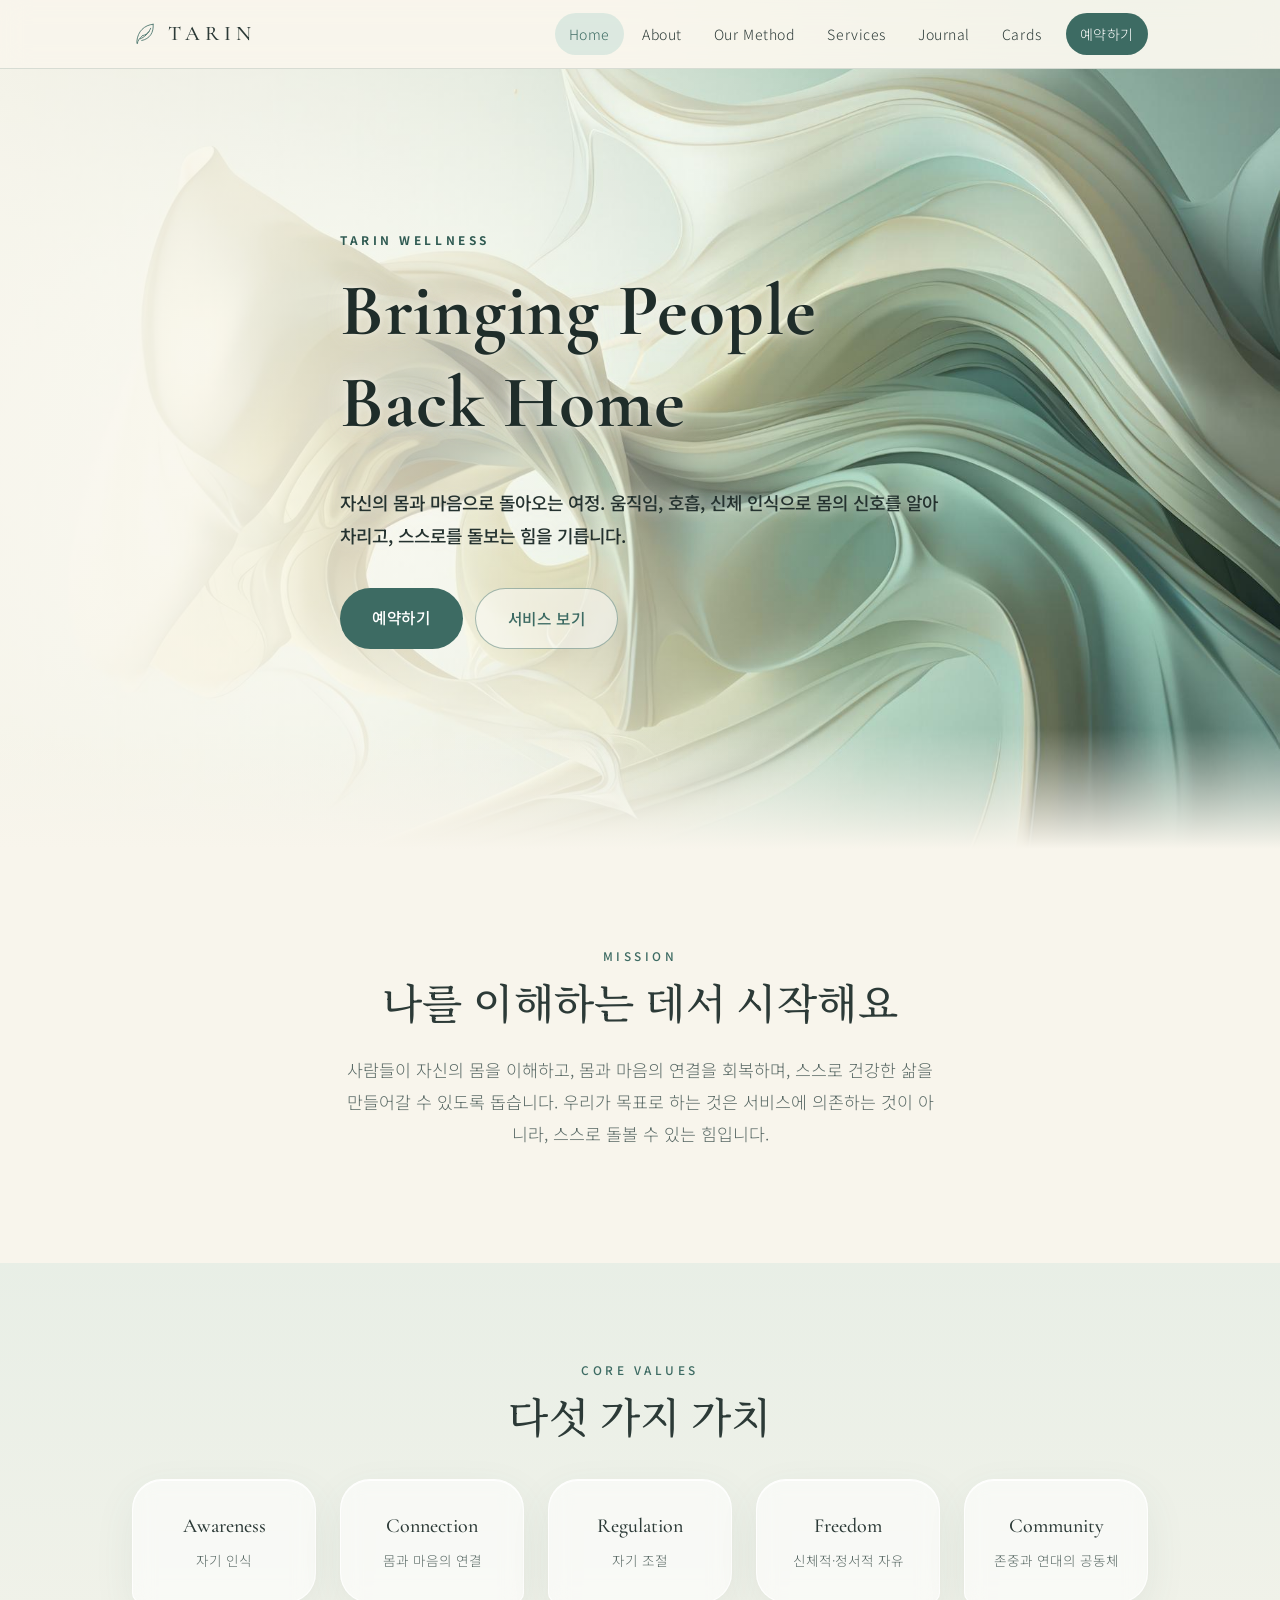
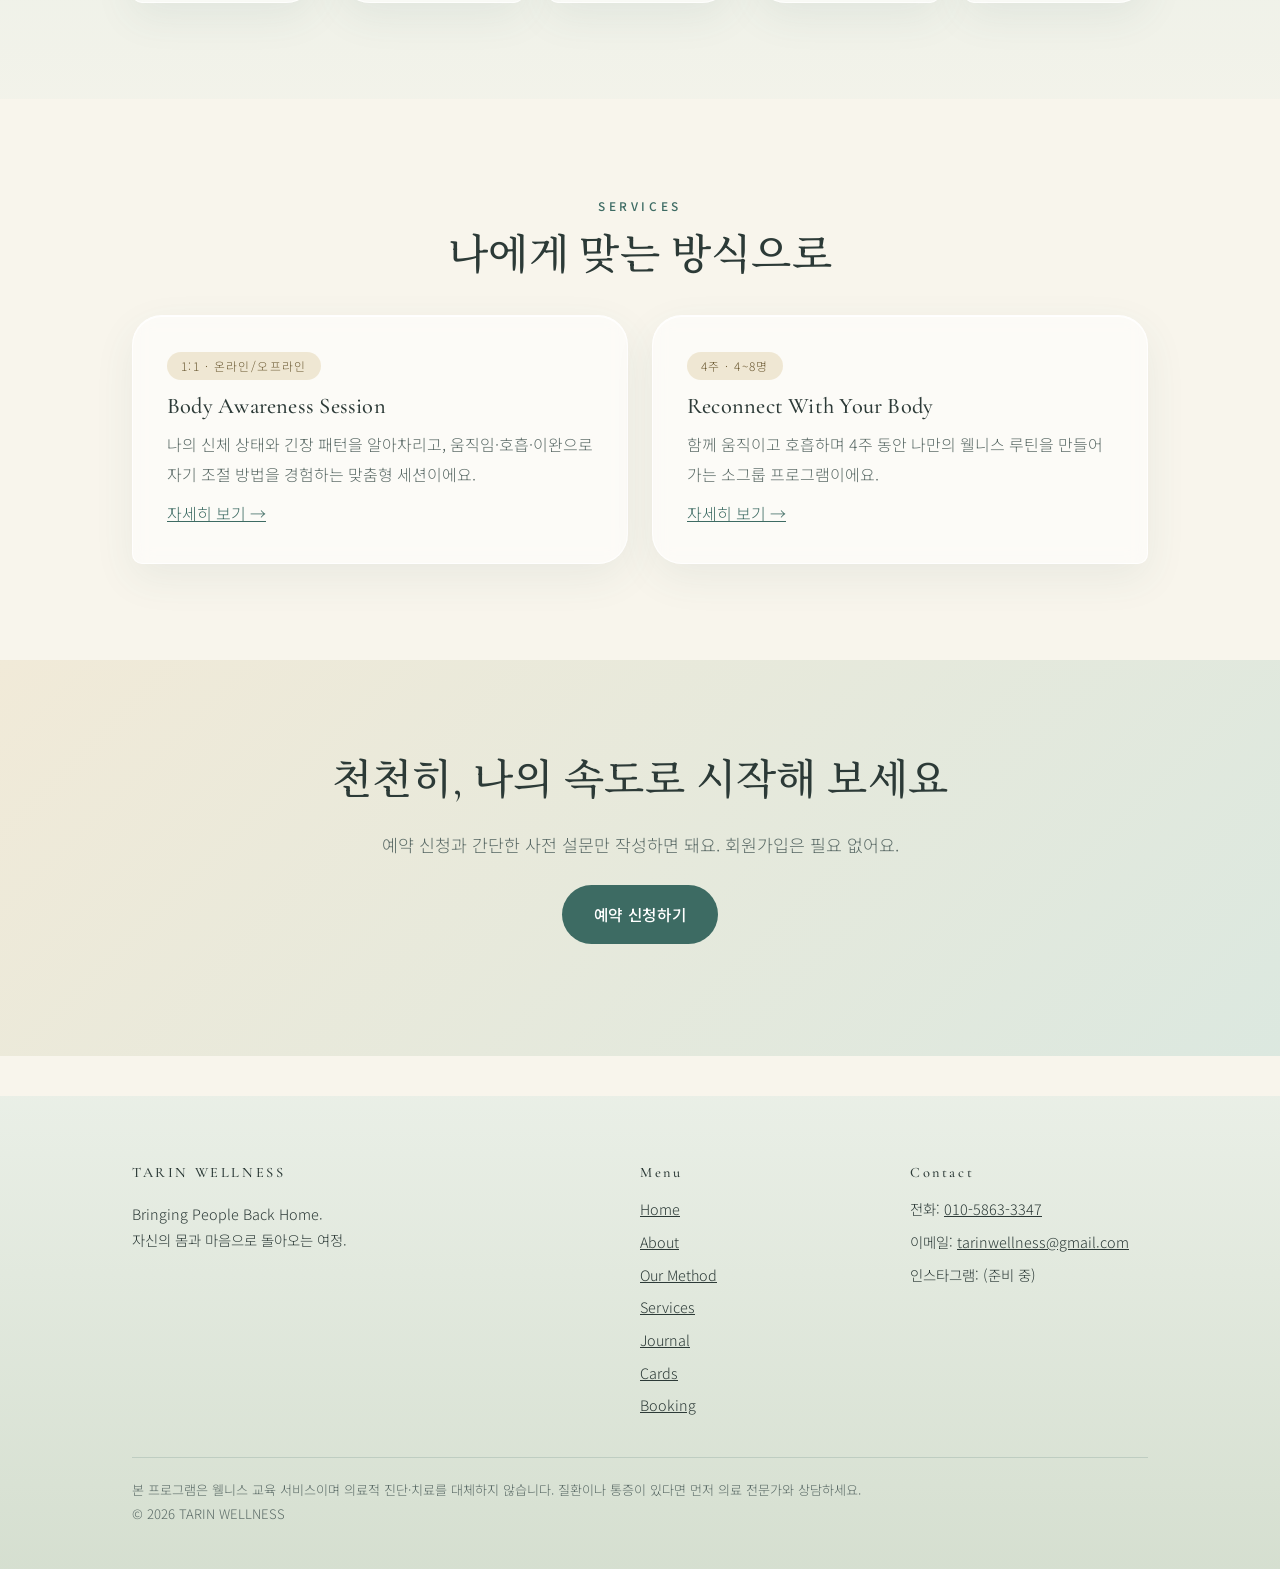
<file: index.html>
<!doctype html>
<html lang="ko">
<head>
<meta charset="utf-8">
<meta name="viewport" content="width=device-width, initial-scale=1">
<title>TARIN WELLNESS | Bringing People Back Home</title>
<meta name="description" content="움직임, 호흡, 신체 인식으로 몸과 마음의 연결을 회복하고 스스로를 돌보는 힘을 기르는 통합 웰니스 플랫폼.">
<meta property="og:title" content="TARIN WELLNESS">
<meta property="og:description" content="Bringing People Back Home. 자신의 몸과 마음으로 돌아오는 여정.">
<link rel="stylesheet" href="style.css">
</head>
<body data-page="index.html">
<main id="main">

  <section class="hero">
    <div class="wrap">
      <p class="eyebrow">TARIN WELLNESS</p>
      <h1>Bringing People<br>Back Home</h1>
      <p class="lead">자신의 몸과 마음으로 돌아오는 여정. 움직임, 호흡, 신체 인식으로 몸의 신호를 알아차리고, 스스로를 돌보는 힘을 기릅니다.</p>
      <div class="actions">
        <a class="btn" href="booking.html">예약하기</a>
        <a class="btn ghost" href="services.html">서비스 보기</a>
      </div>
    </div>
  </section>

  <section class="section">
    <div class="wrap center reveal">
      <p class="eyebrow">Mission</p>
      <h2>나를 이해하는 데서 시작해요</h2>
      <p class="lead">사람들이 자신의 몸을 이해하고, 몸과 마음의 연결을 회복하며, 스스로 건강한 삶을 만들어갈 수 있도록 돕습니다. 우리가 목표로 하는 것은 서비스에 의존하는 것이 아니라, 스스로 돌볼 수 있는 힘입니다.</p>
    </div>
  </section>

  <section class="section alt">
    <div class="wrap">
      <div class="center reveal"><p class="eyebrow">Core Values</p><h2>다섯 가지 가치</h2></div>
      <div class="grid g5 reveal" style="margin-top:32px">
        <div class="card value"><b>Awareness</b><span>자기 인식</span></div>
        <div class="card value"><b>Connection</b><span>몸과 마음의 연결</span></div>
        <div class="card value"><b>Regulation</b><span>자기 조절</span></div>
        <div class="card value"><b>Freedom</b><span>신체적·정서적 자유</span></div>
        <div class="card value"><b>Community</b><span>존중과 연대의 공동체</span></div>
      </div>
    </div>
  </section>

  <section class="section">
    <div class="wrap">
      <div class="center reveal"><p class="eyebrow">Services</p><h2>나에게 맞는 방식으로</h2></div>
      <div class="grid g2 reveal" style="margin-top:32px">
        <div class="card">
          <span class="tag">1:1 · 온라인/오프라인</span>
          <h3>Body Awareness Session</h3>
          <p>나의 신체 상태와 긴장 패턴을 알아차리고, 움직임·호흡·이완으로 자기 조절 방법을 경험하는 맞춤형 세션이에요.</p>
          <a href="services.html#session">자세히 보기 →</a>
        </div>
        <div class="card">
          <span class="tag">4주 · 4~8명</span>
          <h3>Reconnect With Your Body</h3>
          <p>함께 움직이고 호흡하며 4주 동안 나만의 웰니스 루틴을 만들어 가는 소그룹 프로그램이에요.</p>
          <a href="services.html#group">자세히 보기 →</a>
        </div>
      </div>
    </div>
  </section>

  <section class="section soft">
    <div class="wrap center reveal">
      <h2>천천히, 나의 속도로 시작해 보세요</h2>
      <p class="lead">예약 신청과 간단한 사전 설문만 작성하면 돼요. 회원가입은 필요 없어요.</p>
      <p style="margin-top:24px"><a class="btn" href="booking.html">예약 신청하기</a></p>
    </div>
  </section>

</main>
<script src="main.js"></script>
</body>
</html>
</file>
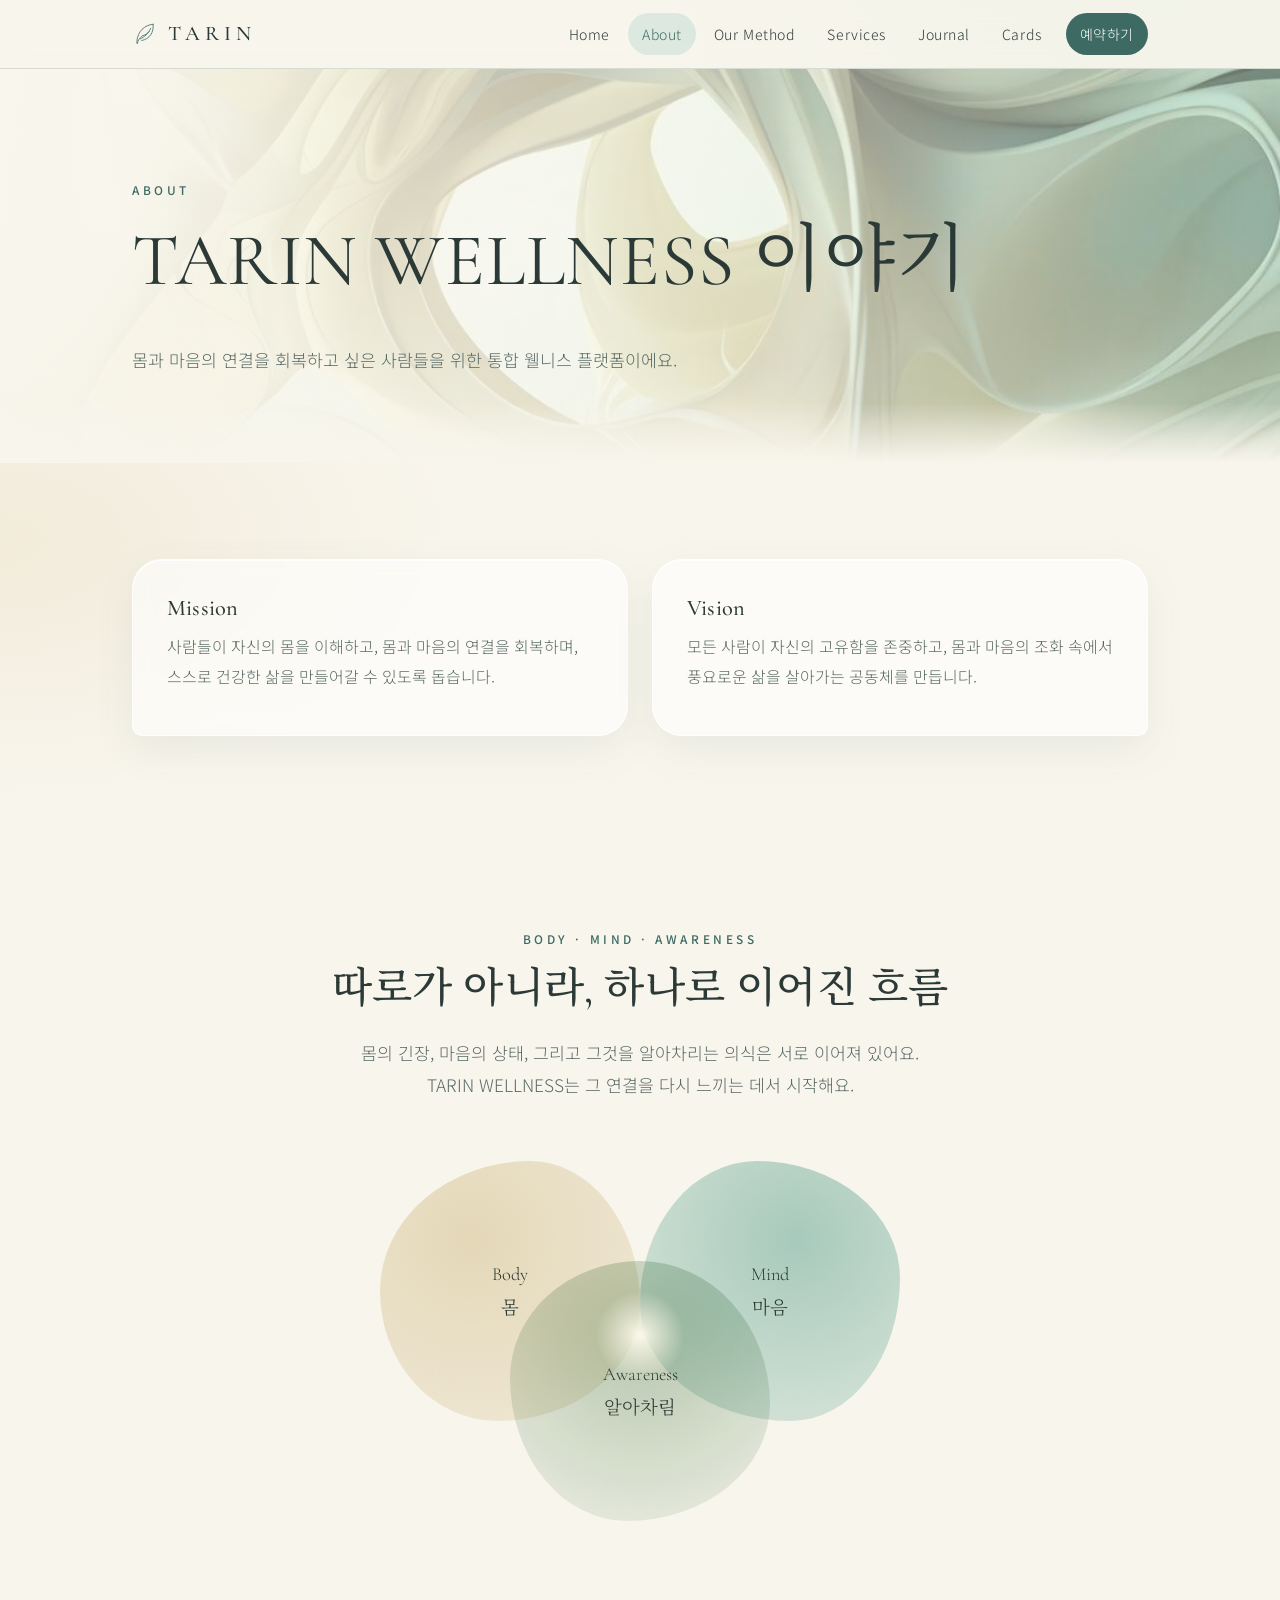
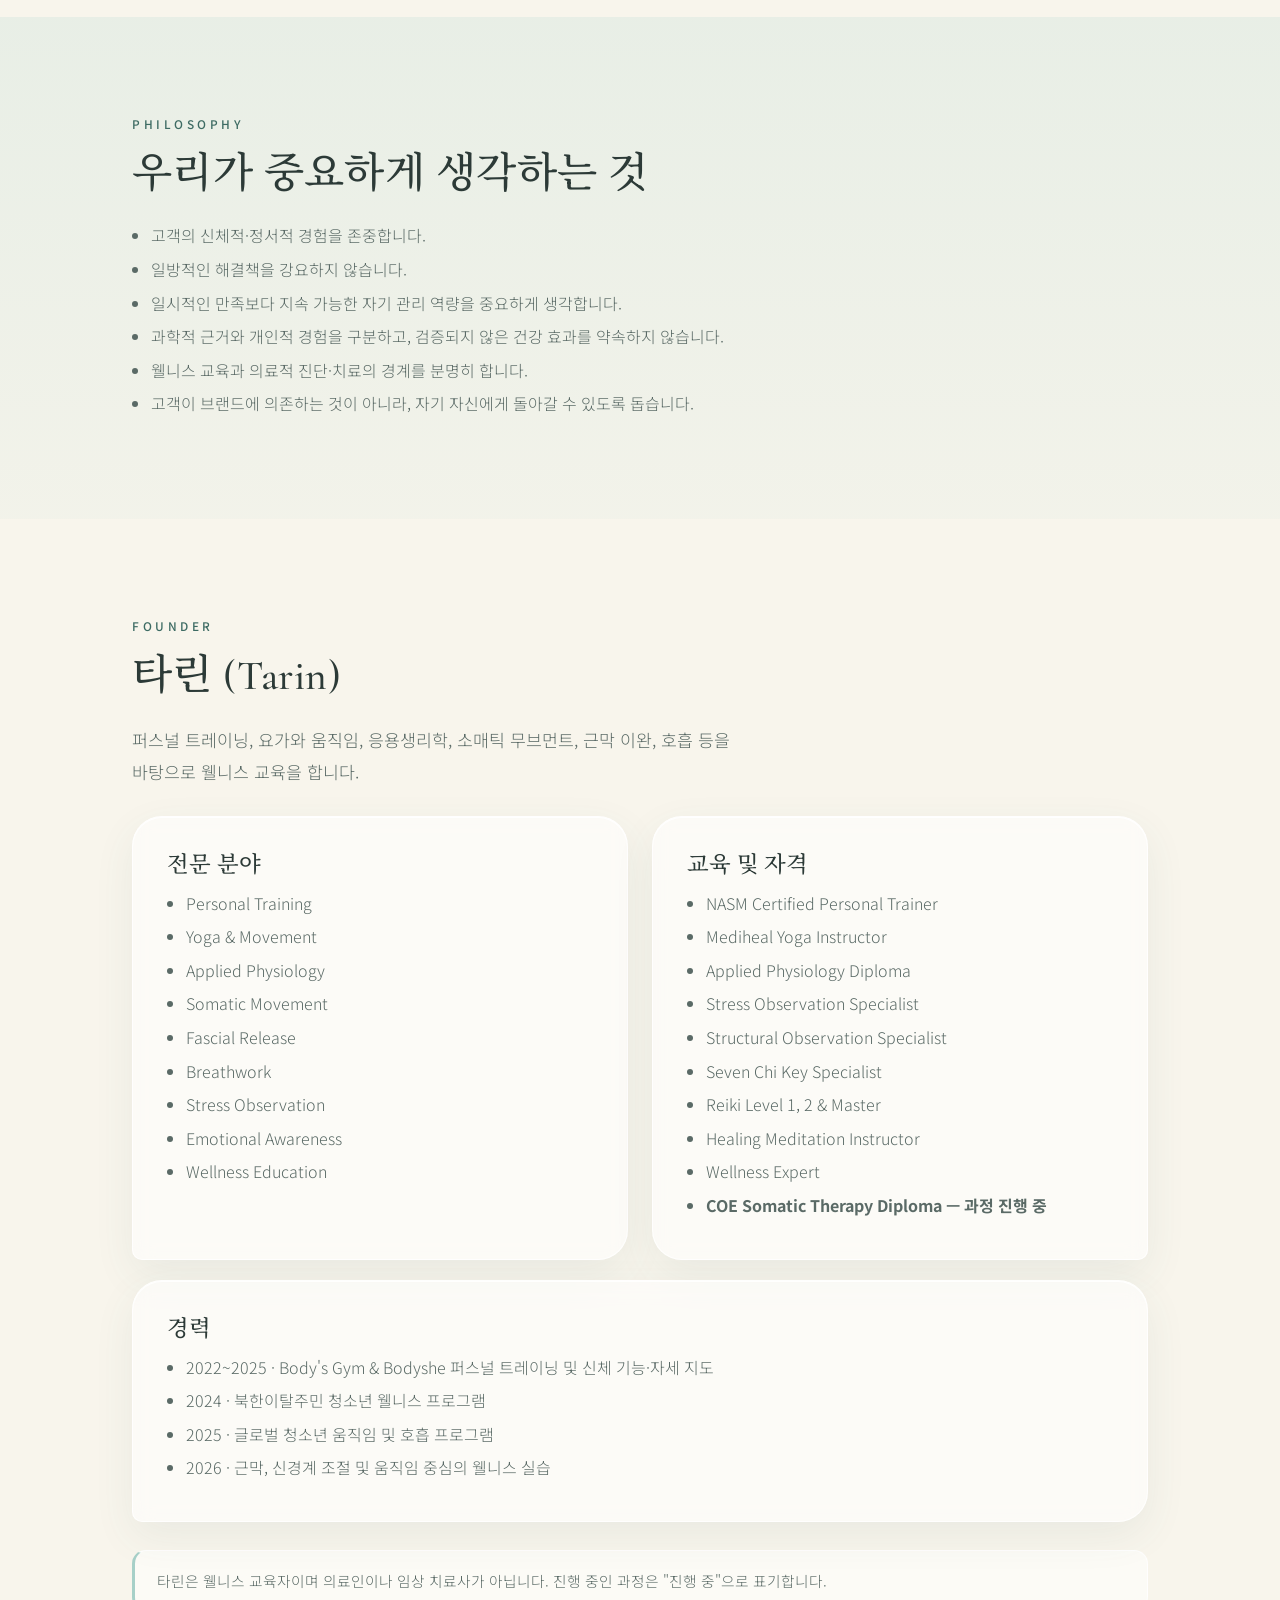
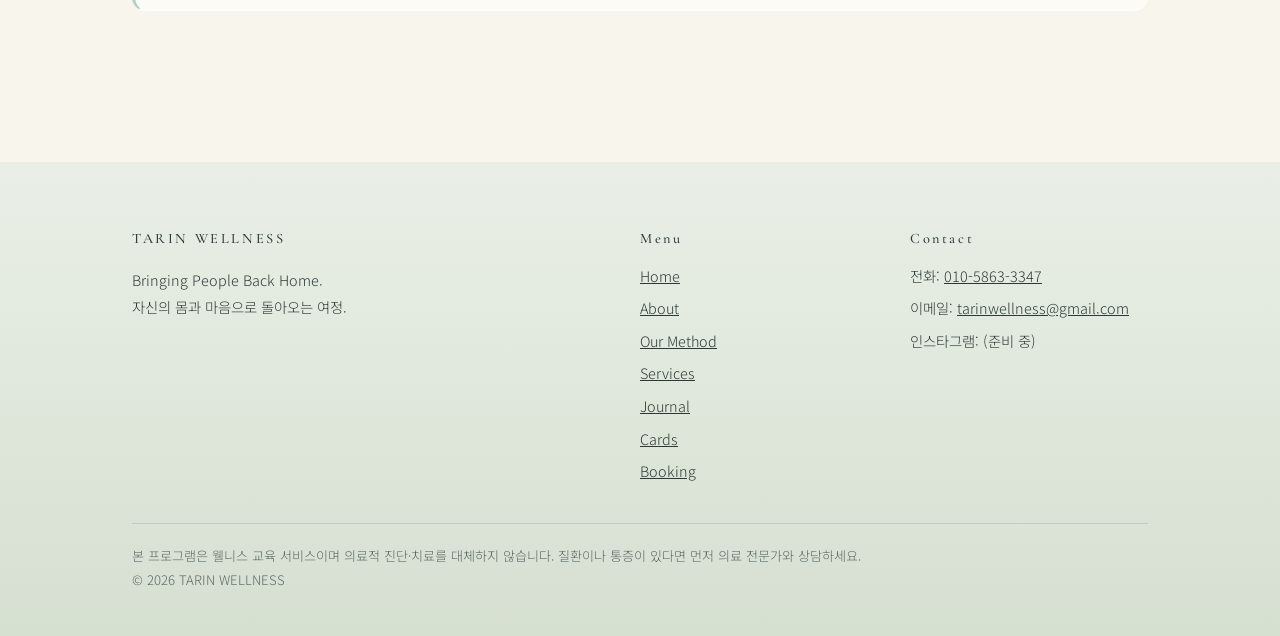
<file: about.html>
<!doctype html>
<html lang="ko">
<head>
<meta charset="utf-8">
<meta name="viewport" content="width=device-width, initial-scale=1">
<title>About | TARIN WELLNESS</title>
<meta name="description" content="TARIN WELLNESS의 미션, 비전, 설립자 타린의 전문 분야와 교육 이력을 소개합니다.">
<link rel="stylesheet" href="style.css">
</head>
<body data-page="about.html">
<main id="main">

  <section class="page-hero">
    <div class="wrap"><p class="eyebrow">About</p><h1>TARIN WELLNESS 이야기</h1>
    <p class="lead">몸과 마음의 연결을 회복하고 싶은 사람들을 위한 통합 웰니스 플랫폼이에요.</p></div>
  </section>

  <section class="section">
    <div class="wrap grid g2">
      <div class="card reveal"><h3>Mission</h3><p>사람들이 자신의 몸을 이해하고, 몸과 마음의 연결을 회복하며, 스스로 건강한 삶을 만들어갈 수 있도록 돕습니다.</p></div>
      <div class="card reveal"><h3>Vision</h3><p>모든 사람이 자신의 고유함을 존중하고, 몸과 마음의 조화 속에서 풍요로운 삶을 살아가는 공동체를 만듭니다.</p></div>
    </div>
  </section>

  <section class="section">
    <div class="wrap center reveal">
      <p class="eyebrow">Body · Mind · Awareness</p>
      <h2>따로가 아니라, 하나로 이어진 흐름</h2>
      <p class="lead">몸의 긴장, 마음의 상태, 그리고 그것을 알아차리는 의식은 서로 이어져 있어요. TARIN WELLNESS는 그 연결을 다시 느끼는 데서 시작해요.</p>
      <div class="layers" role="img" aria-label="몸, 마음, 알아차림이 서로 겹쳐진 모습">
        <div class="blob b1"><span>Body<br>몸</span></div>
        <div class="blob b2"><span>Mind<br>마음</span></div>
        <div class="blob b3"><span>Awareness<br>알아차림</span></div>
        <div class="core"></div>
      </div>
    </div>
  </section>

  <section class="section alt">
    <div class="wrap reveal">
      <p class="eyebrow">Philosophy</p>
      <h2>우리가 중요하게 생각하는 것</h2>
      <ul class="clean">
        <li>고객의 신체적·정서적 경험을 존중합니다.</li>
        <li>일방적인 해결책을 강요하지 않습니다.</li>
        <li>일시적인 만족보다 지속 가능한 자기 관리 역량을 중요하게 생각합니다.</li>
        <li>과학적 근거와 개인적 경험을 구분하고, 검증되지 않은 건강 효과를 약속하지 않습니다.</li>
        <li>웰니스 교육과 의료적 진단·치료의 경계를 분명히 합니다.</li>
        <li>고객이 브랜드에 의존하는 것이 아니라, 자기 자신에게 돌아갈 수 있도록 돕습니다.</li>
      </ul>
    </div>
  </section>

  <section class="section">
    <div class="wrap">
      <div class="reveal">
        <p class="eyebrow">Founder</p>
        <h2>타린 (Tarin)</h2>
        <p class="lead">퍼스널 트레이닝, 요가와 움직임, 응용생리학, 소매틱 무브먼트, 근막 이완, 호흡 등을 바탕으로 웰니스 교육을 합니다.</p>
      </div>
      <div class="grid g2" style="margin-top:28px">
        <div class="card reveal">
          <h3>전문 분야</h3>
          <ul class="clean">
            <li>Personal Training</li><li>Yoga &amp; Movement</li><li>Applied Physiology</li>
            <li>Somatic Movement</li><li>Fascial Release</li><li>Breathwork</li>
            <li>Stress Observation</li><li>Emotional Awareness</li><li>Wellness Education</li>
          </ul>
        </div>
        <div class="card reveal">
          <h3>교육 및 자격</h3>
          <ul class="clean">
            <li>NASM Certified Personal Trainer</li>
            <li>Mediheal Yoga Instructor</li>
            <li>Applied Physiology Diploma</li>
            <li>Stress Observation Specialist</li>
            <li>Structural Observation Specialist</li>
            <li>Seven Chi Key Specialist</li>
            <li>Reiki Level 1, 2 &amp; Master</li>
            <li>Healing Meditation Instructor</li>
            <li>Wellness Expert</li>
            <li><b>COE Somatic Therapy Diploma — 과정 진행 중</b></li>
          </ul>
        </div>
      </div>
      <div class="card reveal" style="margin-top:20px">
        <h3>경력</h3>
        <ul class="clean">
          <li>2022~2025 · Body's Gym &amp; Bodyshe 퍼스널 트레이닝 및 신체 기능·자세 지도</li>
          <li>2024 · 북한이탈주민 청소년 웰니스 프로그램</li>
          <li>2025 · 글로벌 청소년 움직임 및 호흡 프로그램</li>
          <li>2026 · 근막, 신경계 조절 및 움직임 중심의 웰니스 실습</li>
        </ul>
      </div>
      <p class="notice tight">타린은 웰니스 교육자이며 의료인이나 임상 치료사가 아닙니다. 진행 중인 과정은 "진행 중"으로 표기합니다.</p>
    </div>
  </section>

</main>
<script src="main.js"></script>
</body>
</html>
</file>
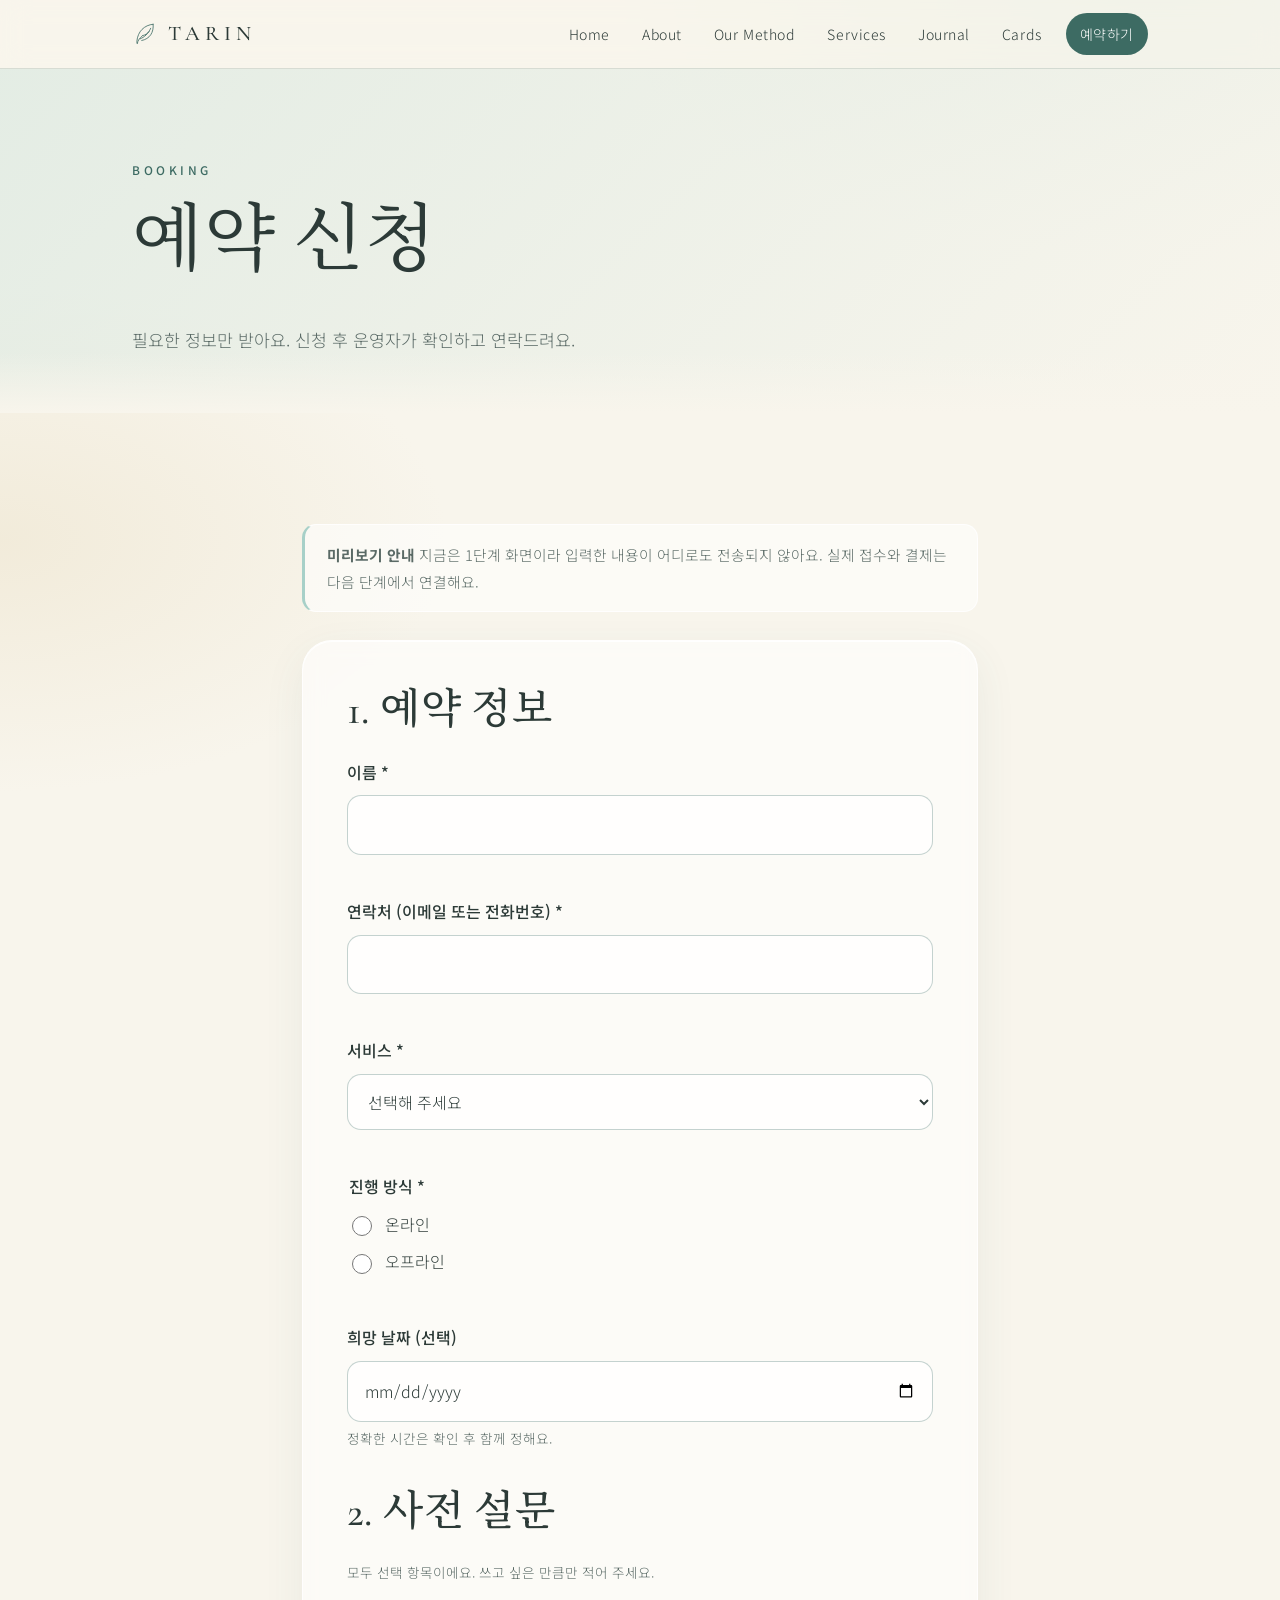
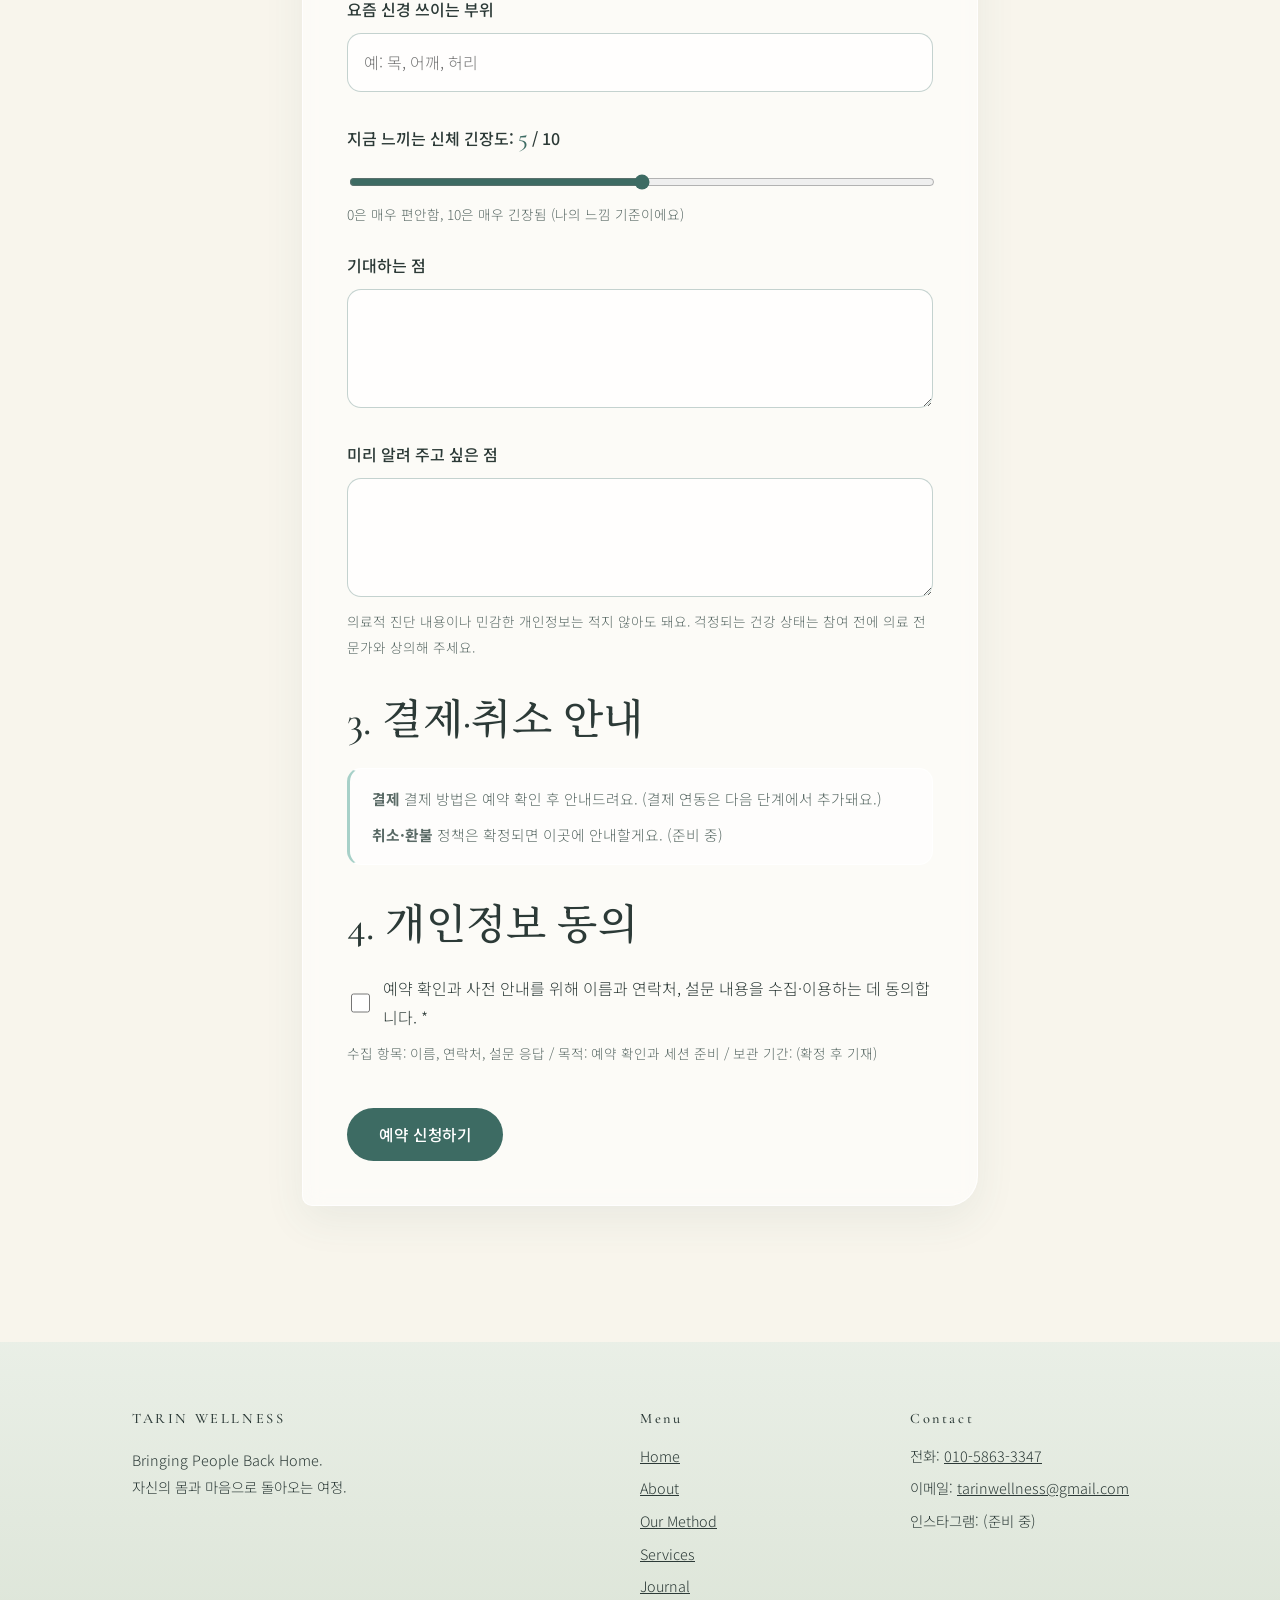
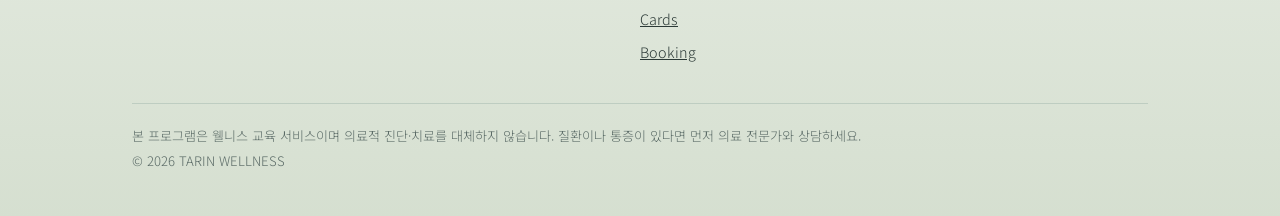
<file: booking.html>
<!doctype html>
<html lang="ko">
<head>
<meta charset="utf-8">
<meta name="viewport" content="width=device-width, initial-scale=1">
<title>Booking | TARIN WELLNESS</title>
<meta name="description" content="TARIN WELLNESS 개인 세션과 4주 소그룹 프로그램 예약 신청 및 사전 설문.">
<link rel="stylesheet" href="style.css">
</head>
<body data-page="booking.html">
<main id="main">

  <section class="page-hero">
    <div class="wrap"><p class="eyebrow">Booking</p><h1>예약 신청</h1>
    <p class="lead">필요한 정보만 받아요. 신청 후 운영자가 확인하고 연락드려요.</p></div>
  </section>

  <section class="section">
    <div class="wrap" style="max-width:720px">

      <p class="notice"><b>미리보기 안내</b> 지금은 1단계 화면이라 입력한 내용이 어디로도 전송되지 않아요. 실제 접수와 결제는 다음 단계에서 연결해요.</p>

      <form id="booking-form" class="card booking-card" novalidate style="margin-top:28px">
        <h2>1. 예약 정보</h2>
        <div class="field"><label for="name">이름 *</label><input type="text" id="name" autocomplete="name"><div class="err" id="name-err"></div></div>
        <div class="field"><label for="contact">연락처 (이메일 또는 전화번호) *</label><input type="text" id="contact" autocomplete="email"><div class="err" id="contact-err"></div></div>
        <div class="field"><label for="service">서비스 *</label>
          <select id="service"><option value="">선택해 주세요</option><option value="session">개인 세션 (1:1)</option><option value="group">4주 소그룹 프로그램</option></select>
          <div class="hint" id="service-hint"></div><div class="err" id="service-err"></div></div>
        <fieldset><legend>진행 방식 *</legend>
          <label class="choice"><input type="radio" name="mode" value="online"> 온라인</label>
          <label class="choice"><input type="radio" name="mode" value="offline"> 오프라인</label>
          <div class="err" id="mode-err"></div></fieldset>
        <div class="field"><label for="date">희망 날짜 (선택)</label><input type="date" id="date"><div class="hint">정확한 시간은 확인 후 함께 정해요.</div></div>

        <h2 style="margin-top:36px">2. 사전 설문</h2>
        <p class="hint">모두 선택 항목이에요. 쓰고 싶은 만큼만 적어 주세요.</p>
        <div class="field"><label for="area">요즘 신경 쓰이는 부위</label><input type="text" id="area" placeholder="예: 목, 어깨, 허리"></div>
        <div class="field"><label for="tension">지금 느끼는 신체 긴장도: <span class="range-val" id="tension-out">5</span> / 10</label>
          <input type="range" id="tension" min="0" max="10" value="5"><div class="hint">0은 매우 편안함, 10은 매우 긴장됨 (나의 느낌 기준이에요)</div></div>
        <div class="field"><label for="expect">기대하는 점</label><textarea id="expect" rows="3"></textarea></div>
        <div class="field"><label for="notes">미리 알려 주고 싶은 점</label><textarea id="notes" rows="3"></textarea>
          <div class="hint">의료적 진단 내용이나 민감한 개인정보는 적지 않아도 돼요. 걱정되는 건강 상태는 참여 전에 의료 전문가와 상의해 주세요.</div></div>

        <h2 style="margin-top:36px">3. 결제·취소 안내</h2>
        <div class="notice">
          <p style="margin:0 0 8px"><b>결제</b> 결제 방법은 예약 확인 후 안내드려요. (결제 연동은 다음 단계에서 추가돼요.)</p>
          <p style="margin:0"><b>취소·환불</b> 정책은 확정되면 이곳에 안내할게요. (준비 중)</p>
        </div>

        <h2 style="margin-top:36px">4. 개인정보 동의</h2>
        <div class="field">
          <label class="choice"><input type="checkbox" id="agree"> 예약 확인과 사전 안내를 위해 이름과 연락처, 설문 내용을 수집·이용하는 데 동의합니다. *</label>
          <div class="hint">수집 항목: 이름, 연락처, 설문 응답 / 목적: 예약 확인과 세션 준비 / 보관 기간: (확정 후 기재)</div>
          <div class="err" id="agree-err"></div>
        </div>

        <button class="btn" type="submit">예약 신청하기</button>
      </form>

      <div class="confirm card" id="confirm" role="status">
        <h2>신청 내용을 확인했어요</h2>
        <p class="lead">미리보기 화면이라 실제로 전송되지는 않았어요.</p>
        <dl>
          <dt>이름</dt><dd id="c-name"></dd>
          <dt>서비스</dt><dd id="c-service"></dd>
          <dt>진행 방식</dt><dd id="c-mode"></dd>
          <dt>희망 날짜</dt><dd id="c-date"></dd>
        </dl>
        <a class="btn ghost" href="index.html">홈으로</a>
      </div>

    </div>
  </section>

</main>
<script src="main.js"></script>
<script>
  // 서비스 페이지의 버튼에서 넘어오면 서비스를 미리 선택해 줘요 (?service=session)
  const pre = new URLSearchParams(location.search).get("service");
  if (pre === "session" || pre === "group") {
    const s = document.getElementById("service");
    s.value = pre; s.dispatchEvent(new Event("change"));
  }
</script>
</body>
</html>
</file>
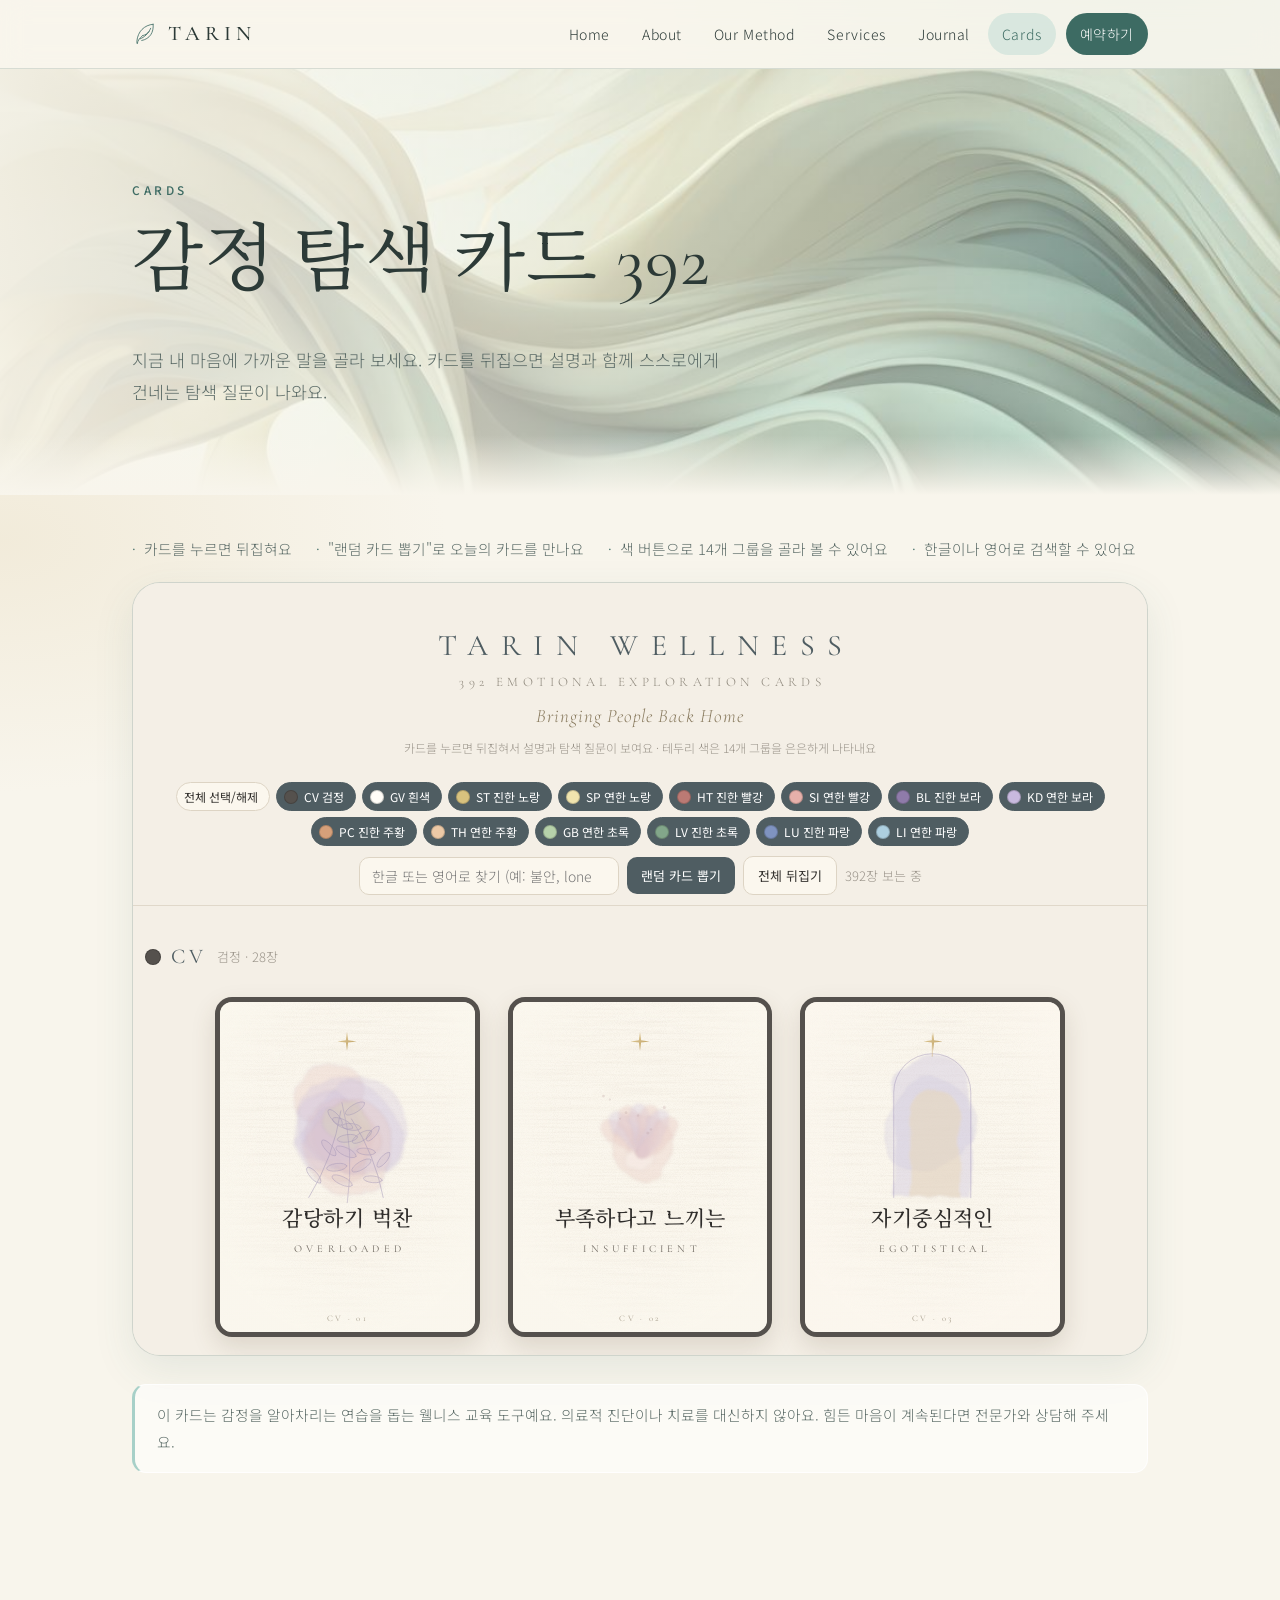
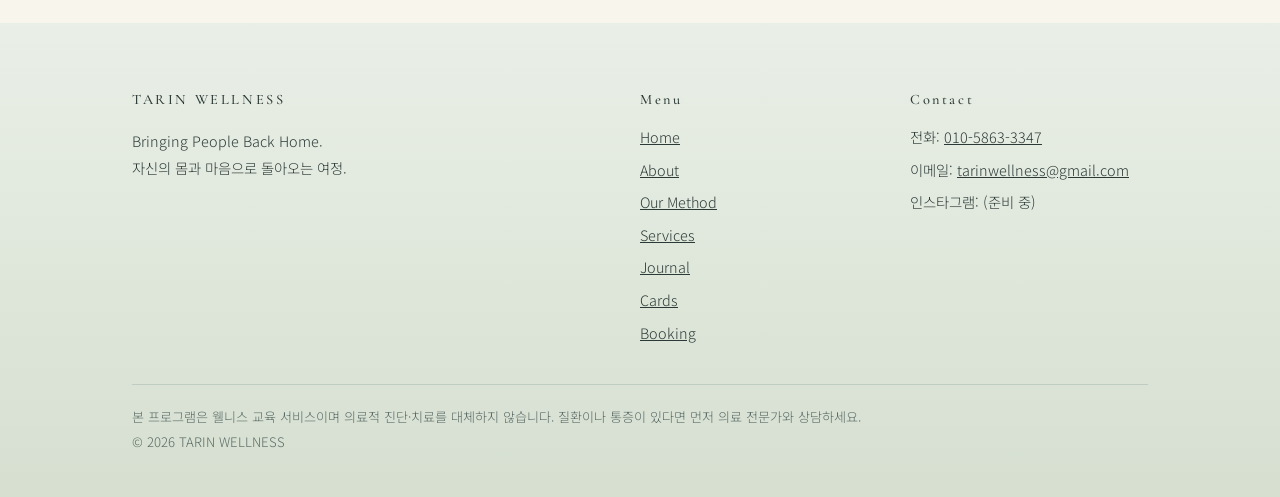
<file: cards.html>
<!doctype html>
<html lang="ko">
<head>
<meta charset="utf-8">
<meta name="viewport" content="width=device-width, initial-scale=1">
<title>Cards | TARIN WELLNESS</title>
<meta name="description" content="392장의 감정 탐색 카드. 카드를 뽑고 뒤집어 지금의 감정을 알아차리는 질문을 만나 보세요.">
<link rel="stylesheet" href="style.css">
<style>
  .cards-frame { width: 100%; height: min(86vh, 920px); min-height: 560px; border: 1px solid rgba(61,107,99,.2); border-radius: 28px; background: #f4efe6; box-shadow: 0 14px 40px rgba(61,107,99,.1); display: block; }
  .cards-help { display: flex; flex-wrap: wrap; gap: 10px 24px; margin: 0 0 20px; padding: 0; list-style: none; color: var(--muted); font-size: .92rem; }
  .cards-help li::before { content: "·"; margin-right: 8px; color: var(--deep); }
</style>
</head>
<body data-page="cards.html">
<main id="main">

  <section class="page-hero">
    <div class="wrap"><p class="eyebrow">Cards</p><h1>감정 탐색 카드 392</h1>
    <p class="lead">지금 내 마음에 가까운 말을 골라 보세요. 카드를 뒤집으면 설명과 함께 스스로에게 건네는 탐색 질문이 나와요.</p></div>
  </section>

  <section class="section" style="padding-top:40px">
    <div class="wrap">
      <ul class="cards-help">
        <li>카드를 누르면 뒤집혀요</li>
        <li>"랜덤 카드 뽑기"로 오늘의 카드를 만나요</li>
        <li>색 버튼으로 14개 그룹을 골라 볼 수 있어요</li>
        <li>한글이나 영어로 검색할 수 있어요</li>
      </ul>
      <iframe class="cards-frame" src="assets/emotion-cards.html" title="TARIN WELLNESS 감정 탐색 카드 392" loading="lazy"></iframe>
      <p class="notice tight">이 카드는 감정을 알아차리는 연습을 돕는 웰니스 교육 도구예요. 의료적 진단이나 치료를 대신하지 않아요. 힘든 마음이 계속된다면 전문가와 상담해 주세요.</p>
    </div>
  </section>

</main>
<script src="main.js"></script>
</body>
</html>
</file>
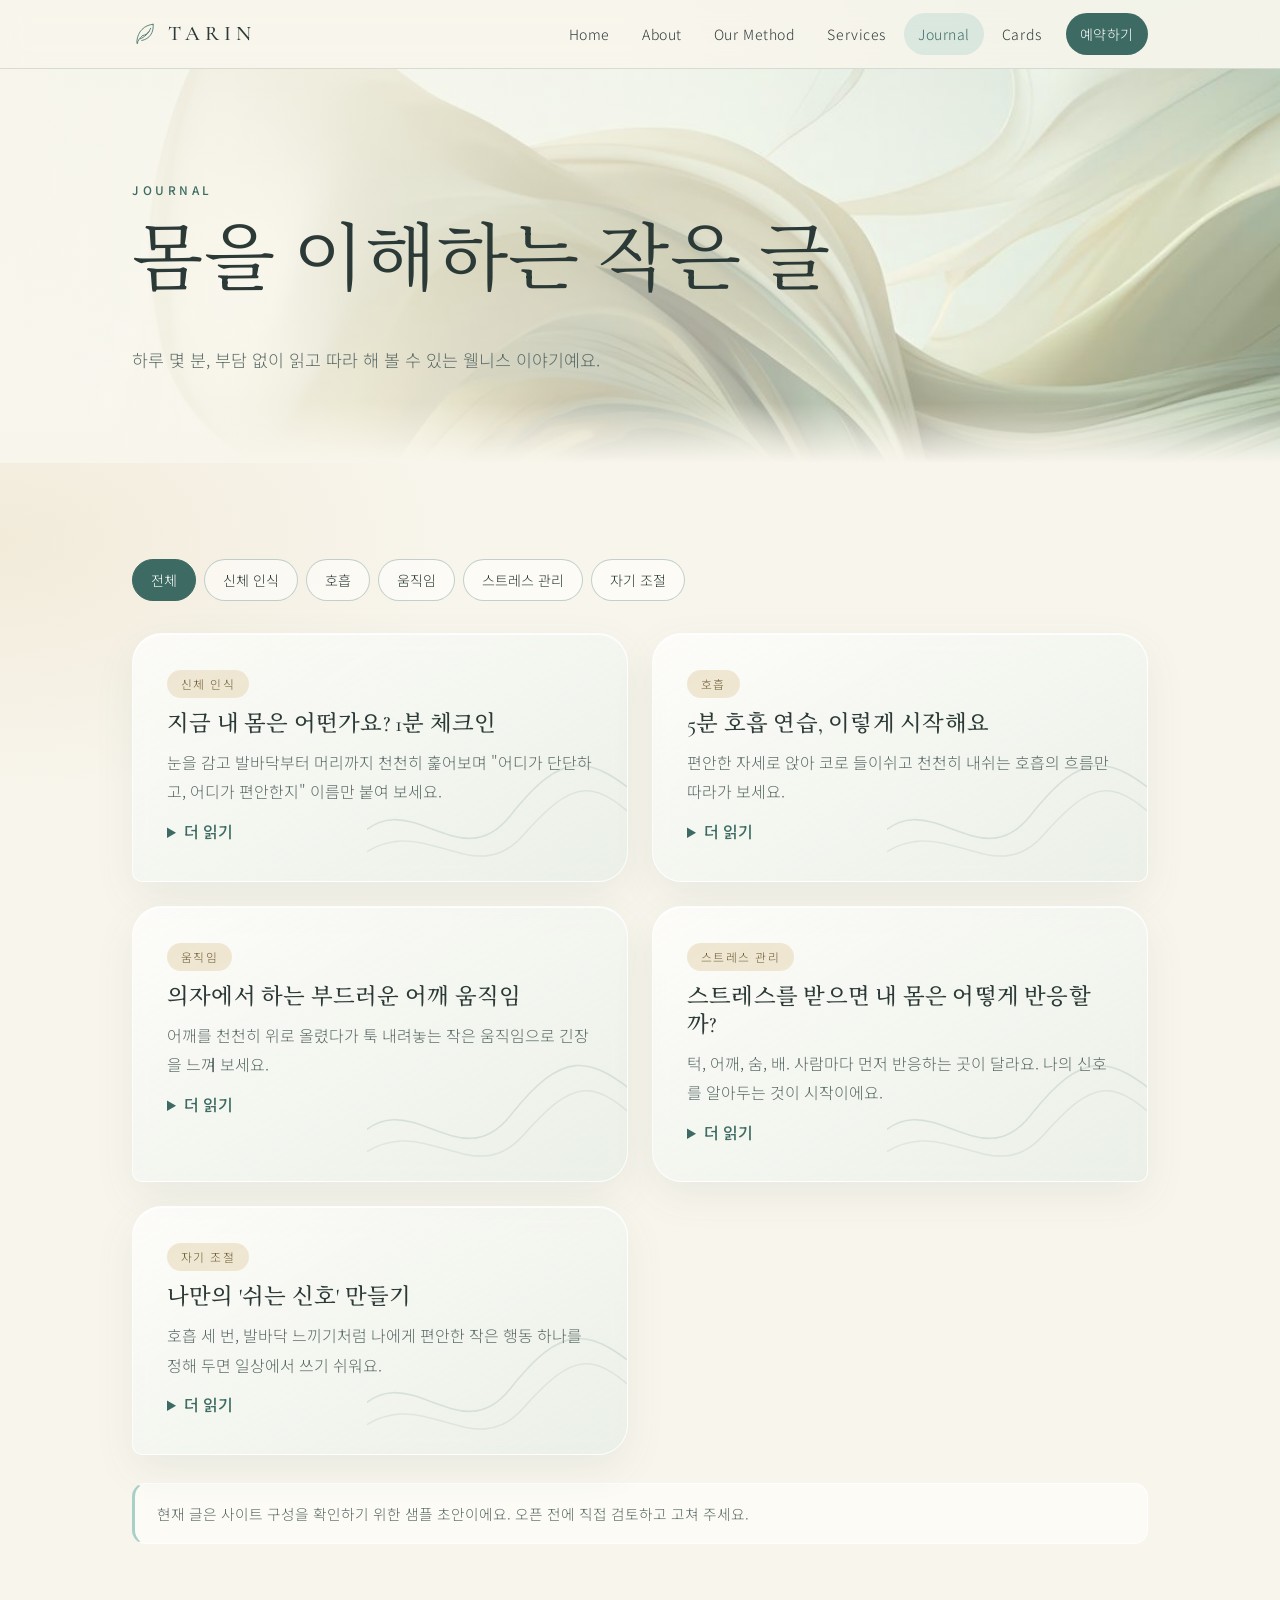
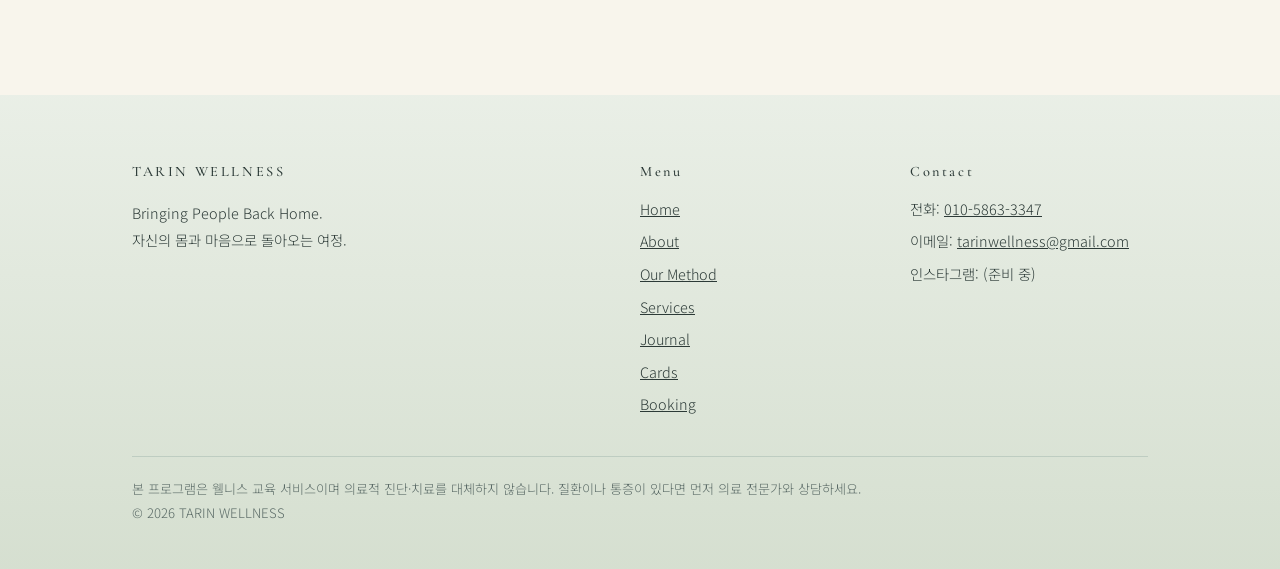
<file: journal.html>
<!doctype html>
<html lang="ko">
<head>
<meta charset="utf-8">
<meta name="viewport" content="width=device-width, initial-scale=1">
<title>Journal | TARIN WELLNESS</title>
<meta name="description" content="신체 인식, 호흡, 움직임, 스트레스 관리, 자기 조절에 대한 웰니스 교육 글.">
<link rel="stylesheet" href="style.css">
</head>
<body data-page="journal.html">
<main id="main">

  <section class="page-hero">
    <div class="wrap"><p class="eyebrow">Journal</p><h1>몸을 이해하는 작은 글</h1>
    <p class="lead">하루 몇 분, 부담 없이 읽고 따라 해 볼 수 있는 웰니스 이야기예요.</p></div>
  </section>

  <section class="section">
    <div class="wrap">
      <div class="filters" role="group" aria-label="카테고리 선택">
        <button class="chip" data-cat="all" aria-pressed="true">전체</button>
        <button class="chip" data-cat="awareness" aria-pressed="false">신체 인식</button>
        <button class="chip" data-cat="breath" aria-pressed="false">호흡</button>
        <button class="chip" data-cat="move" aria-pressed="false">움직임</button>
        <button class="chip" data-cat="stress" aria-pressed="false">스트레스 관리</button>
        <button class="chip" data-cat="regulate" aria-pressed="false">자기 조절</button>
      </div>

      <!-- 글 추가 방법: 아래 <article> 한 덩어리를 복사해 붙이고, data-cat과 내용만 바꾸세요. -->
      <div class="grid g2">
        <article class="card post" data-cat="awareness">
          <span class="tag">신체 인식</span>
          <h3>지금 내 몸은 어떤가요? 1분 체크인</h3>
          <p>눈을 감고 발바닥부터 머리까지 천천히 훑어보며 "어디가 단단하고, 어디가 편안한지" 이름만 붙여 보세요.</p>
          <details><summary>더 읽기</summary>
            <p>바꾸거나 고치려 하지 않고 그저 알아차리는 것이 첫 단계예요. 하루 중 같은 시간에 해 보면 내 몸의 패턴이 조금씩 보여요. 평가하지 말고, 느껴지는 대로 적어 보세요.</p></details>
        </article>
        <article class="card post" data-cat="breath">
          <span class="tag">호흡</span>
          <h3>5분 호흡 연습, 이렇게 시작해요</h3>
          <p>편안한 자세로 앉아 코로 들이쉬고 천천히 내쉬는 호흡의 흐름만 따라가 보세요.</p>
          <details><summary>더 읽기</summary>
            <p>숨을 깊게 쉬려고 애쓰지 않아도 괜찮아요. 배와 가슴, 옆구리가 어떻게 움직이는지 관찰해 보세요. 어지럽거나 불편하면 바로 멈추고 평소 호흡으로 돌아오세요.</p></details>
        </article>
        <article class="card post" data-cat="move">
          <span class="tag">움직임</span>
          <h3>의자에서 하는 부드러운 어깨 움직임</h3>
          <p>어깨를 천천히 위로 올렸다가 툭 내려놓는 작은 움직임으로 긴장을 느껴 보세요.</p>
          <details><summary>더 읽기</summary>
            <p>통증이 느껴지는 범위까지는 가지 않아요. "조금 시원하다" 정도의 편안한 범위에서, 호흡과 함께 천천히 해 보세요.</p></details>
        </article>
        <article class="card post" data-cat="stress">
          <span class="tag">스트레스 관리</span>
          <h3>스트레스를 받으면 내 몸은 어떻게 반응할까?</h3>
          <p>턱, 어깨, 숨, 배. 사람마다 먼저 반응하는 곳이 달라요. 나의 신호를 알아두는 것이 시작이에요.</p>
          <details><summary>더 읽기</summary>
            <p>이 글은 교육 목적의 일반적인 안내예요. 일상생활이 힘들 만큼 지속되는 불편함은 의료 또는 상담 전문가와 꼭 상의해 주세요.</p></details>
        </article>
        <article class="card post" data-cat="regulate">
          <span class="tag">자기 조절</span>
          <h3>나만의 '쉬는 신호' 만들기</h3>
          <p>호흡 세 번, 발바닥 느끼기처럼 나에게 편안한 작은 행동 하나를 정해 두면 일상에서 쓰기 쉬워요.</p>
          <details><summary>더 읽기</summary>
            <p>정답은 없어요. 여러 가지를 해 보고, 나에게 맞는 한 가지를 고르는 과정 자체가 자기 조절 연습이에요.</p></details>
        </article>
      </div>
      <p class="notice tight">현재 글은 사이트 구성을 확인하기 위한 샘플 초안이에요. 오픈 전에 직접 검토하고 고쳐 주세요.</p>
    </div>
  </section>

</main>
<script src="main.js"></script>
</body>
</html>
</file>
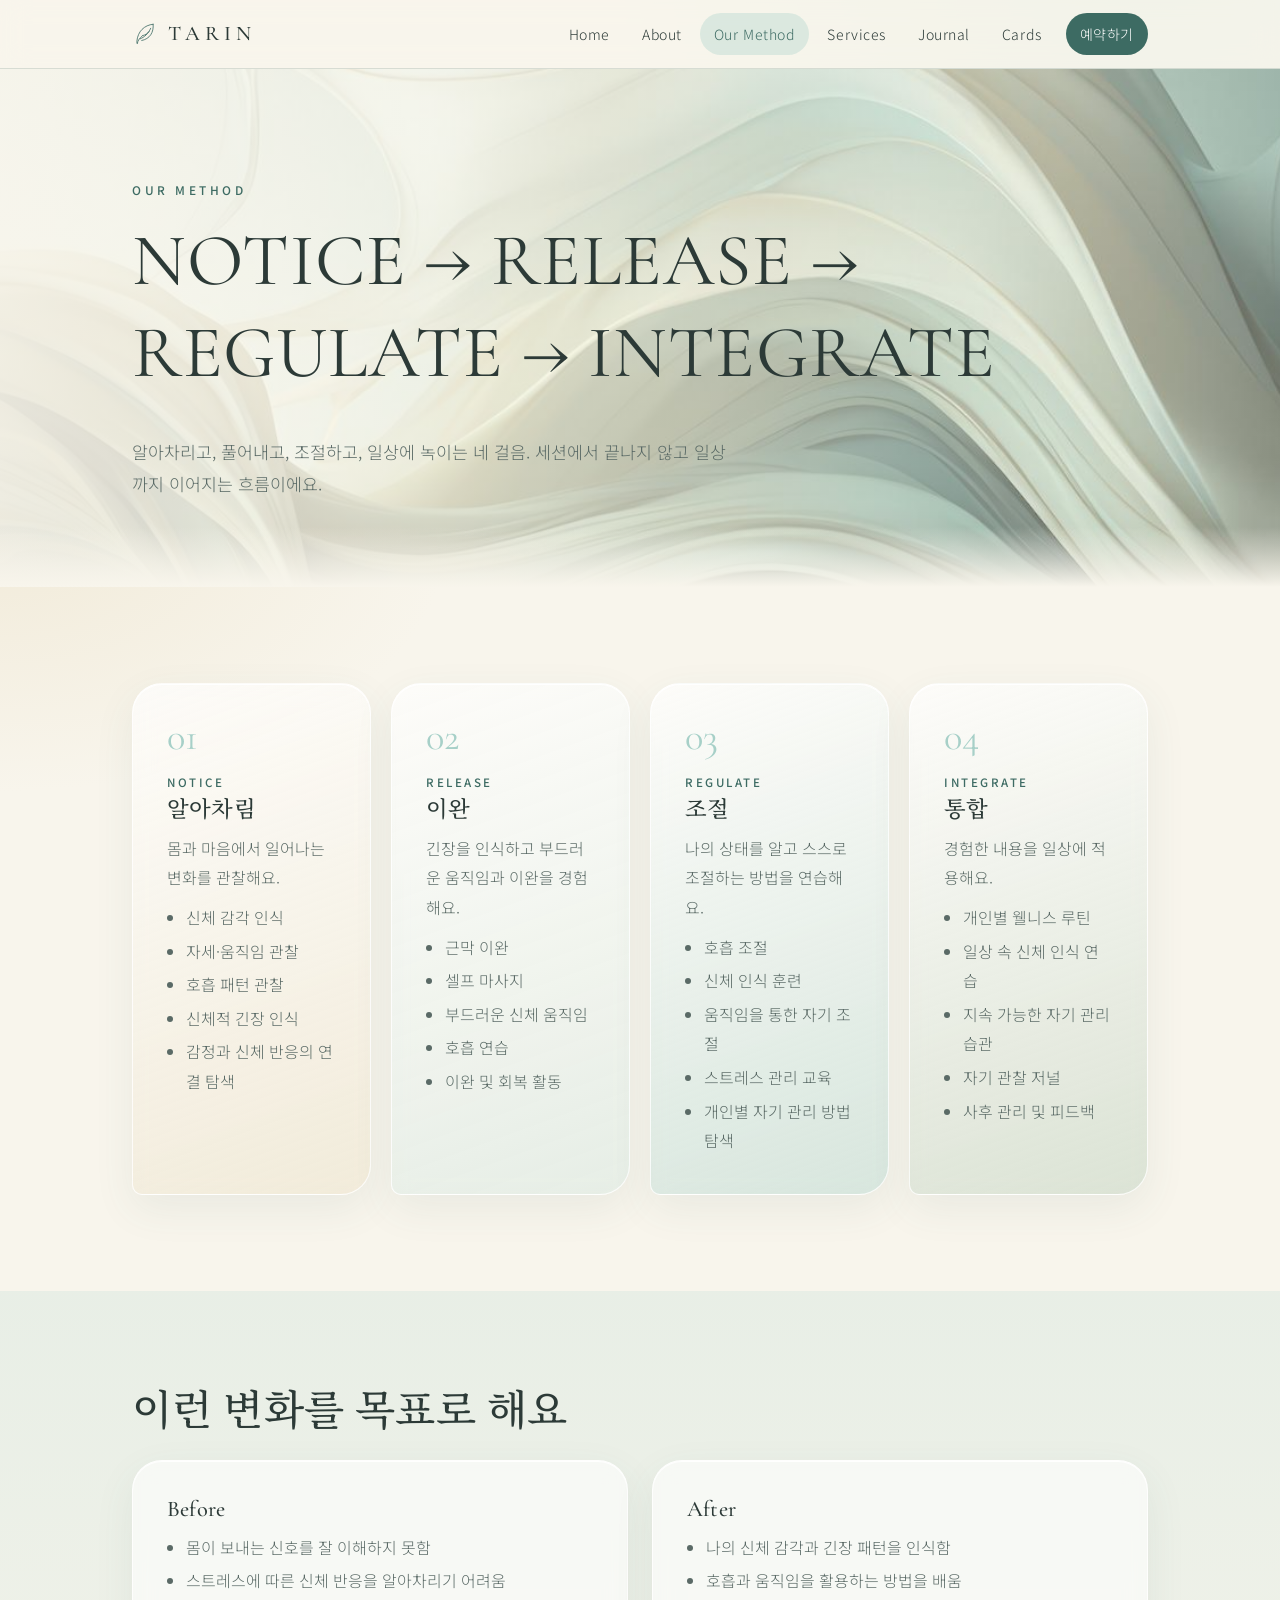
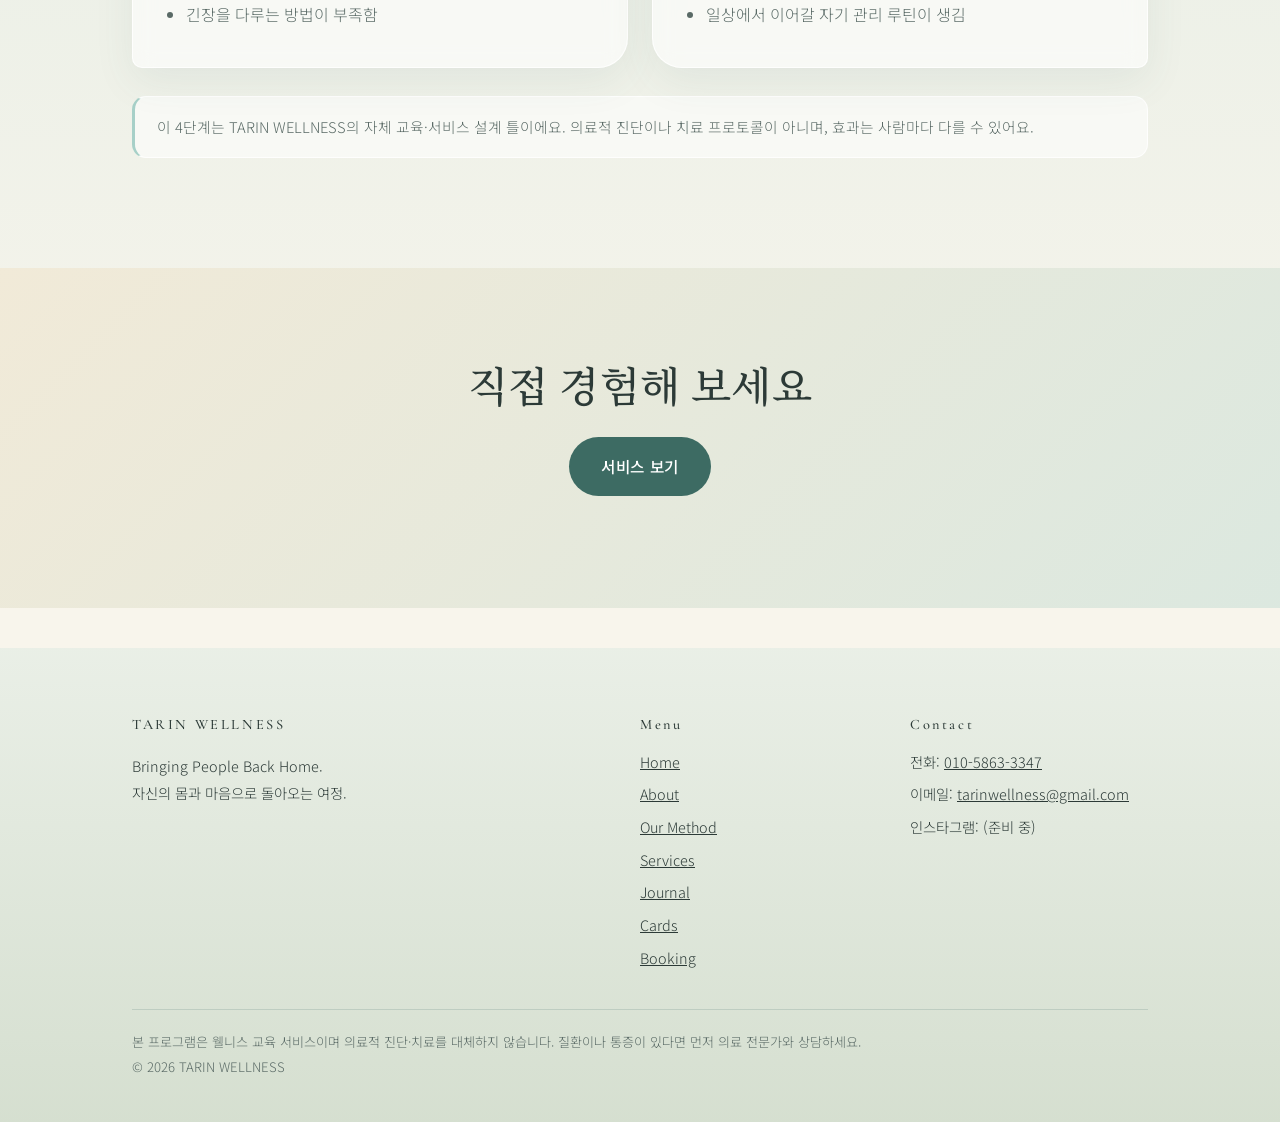
<file: method.html>
<!doctype html>
<html lang="ko">
<head>
<meta charset="utf-8">
<meta name="viewport" content="width=device-width, initial-scale=1">
<title>Our Method | TARIN WELLNESS</title>
<meta name="description" content="NOTICE, RELEASE, REGULATE, INTEGRATE. TARIN WELLNESS의 4단계 웰니스 교육 프레임워크.">
<link rel="stylesheet" href="style.css">
</head>
<body data-page="method.html">
<main id="main">

  <section class="page-hero">
    <div class="wrap"><p class="eyebrow">Our Method</p><h1>NOTICE → RELEASE →<br>REGULATE → INTEGRATE</h1>
    <p class="lead">알아차리고, 풀어내고, 조절하고, 일상에 녹이는 네 걸음. 세션에서 끝나지 않고 일상까지 이어지는 흐름이에요.</p></div>
  </section>

  <section class="section">
    <div class="wrap steps">
      <div class="card step reveal"><span class="num">01</span><small>NOTICE</small><h3>알아차림</h3>
        <p>몸과 마음에서 일어나는 변화를 관찰해요.</p>
        <ul class="clean"><li>신체 감각 인식</li><li>자세·움직임 관찰</li><li>호흡 패턴 관찰</li><li>신체적 긴장 인식</li><li>감정과 신체 반응의 연결 탐색</li></ul></div>
      <div class="card step reveal"><span class="num">02</span><small>RELEASE</small><h3>이완</h3>
        <p>긴장을 인식하고 부드러운 움직임과 이완을 경험해요.</p>
        <ul class="clean"><li>근막 이완</li><li>셀프 마사지</li><li>부드러운 신체 움직임</li><li>호흡 연습</li><li>이완 및 회복 활동</li></ul></div>
      <div class="card step reveal"><span class="num">03</span><small>REGULATE</small><h3>조절</h3>
        <p>나의 상태를 알고 스스로 조절하는 방법을 연습해요.</p>
        <ul class="clean"><li>호흡 조절</li><li>신체 인식 훈련</li><li>움직임을 통한 자기 조절</li><li>스트레스 관리 교육</li><li>개인별 자기 관리 방법 탐색</li></ul></div>
      <div class="card step reveal"><span class="num">04</span><small>INTEGRATE</small><h3>통합</h3>
        <p>경험한 내용을 일상에 적용해요.</p>
        <ul class="clean"><li>개인별 웰니스 루틴</li><li>일상 속 신체 인식 연습</li><li>지속 가능한 자기 관리 습관</li><li>자기 관찰 저널</li><li>사후 관리 및 피드백</li></ul></div>
    </div>
  </section>

  <section class="section alt">
    <div class="wrap reveal">
      <h2>이런 변화를 목표로 해요</h2>
      <div class="grid g2">
        <div class="card"><h3>Before</h3><ul class="clean"><li>몸이 보내는 신호를 잘 이해하지 못함</li><li>스트레스에 따른 신체 반응을 알아차리기 어려움</li><li>긴장을 다루는 방법이 부족함</li></ul></div>
        <div class="card"><h3>After</h3><ul class="clean"><li>나의 신체 감각과 긴장 패턴을 인식함</li><li>호흡과 움직임을 활용하는 방법을 배움</li><li>일상에서 이어갈 자기 관리 루틴이 생김</li></ul></div>
      </div>
      <p class="notice tight">이 4단계는 TARIN WELLNESS의 자체 교육·서비스 설계 틀이에요. 의료적 진단이나 치료 프로토콜이 아니며, 효과는 사람마다 다를 수 있어요.</p>
    </div>
  </section>

  <section class="section soft">
    <div class="wrap center reveal"><h2>직접 경험해 보세요</h2><p style="margin-top:20px"><a class="btn" href="services.html">서비스 보기</a></p></div>
  </section>

</main>
<script src="main.js"></script>
</body>
</html>
</file>
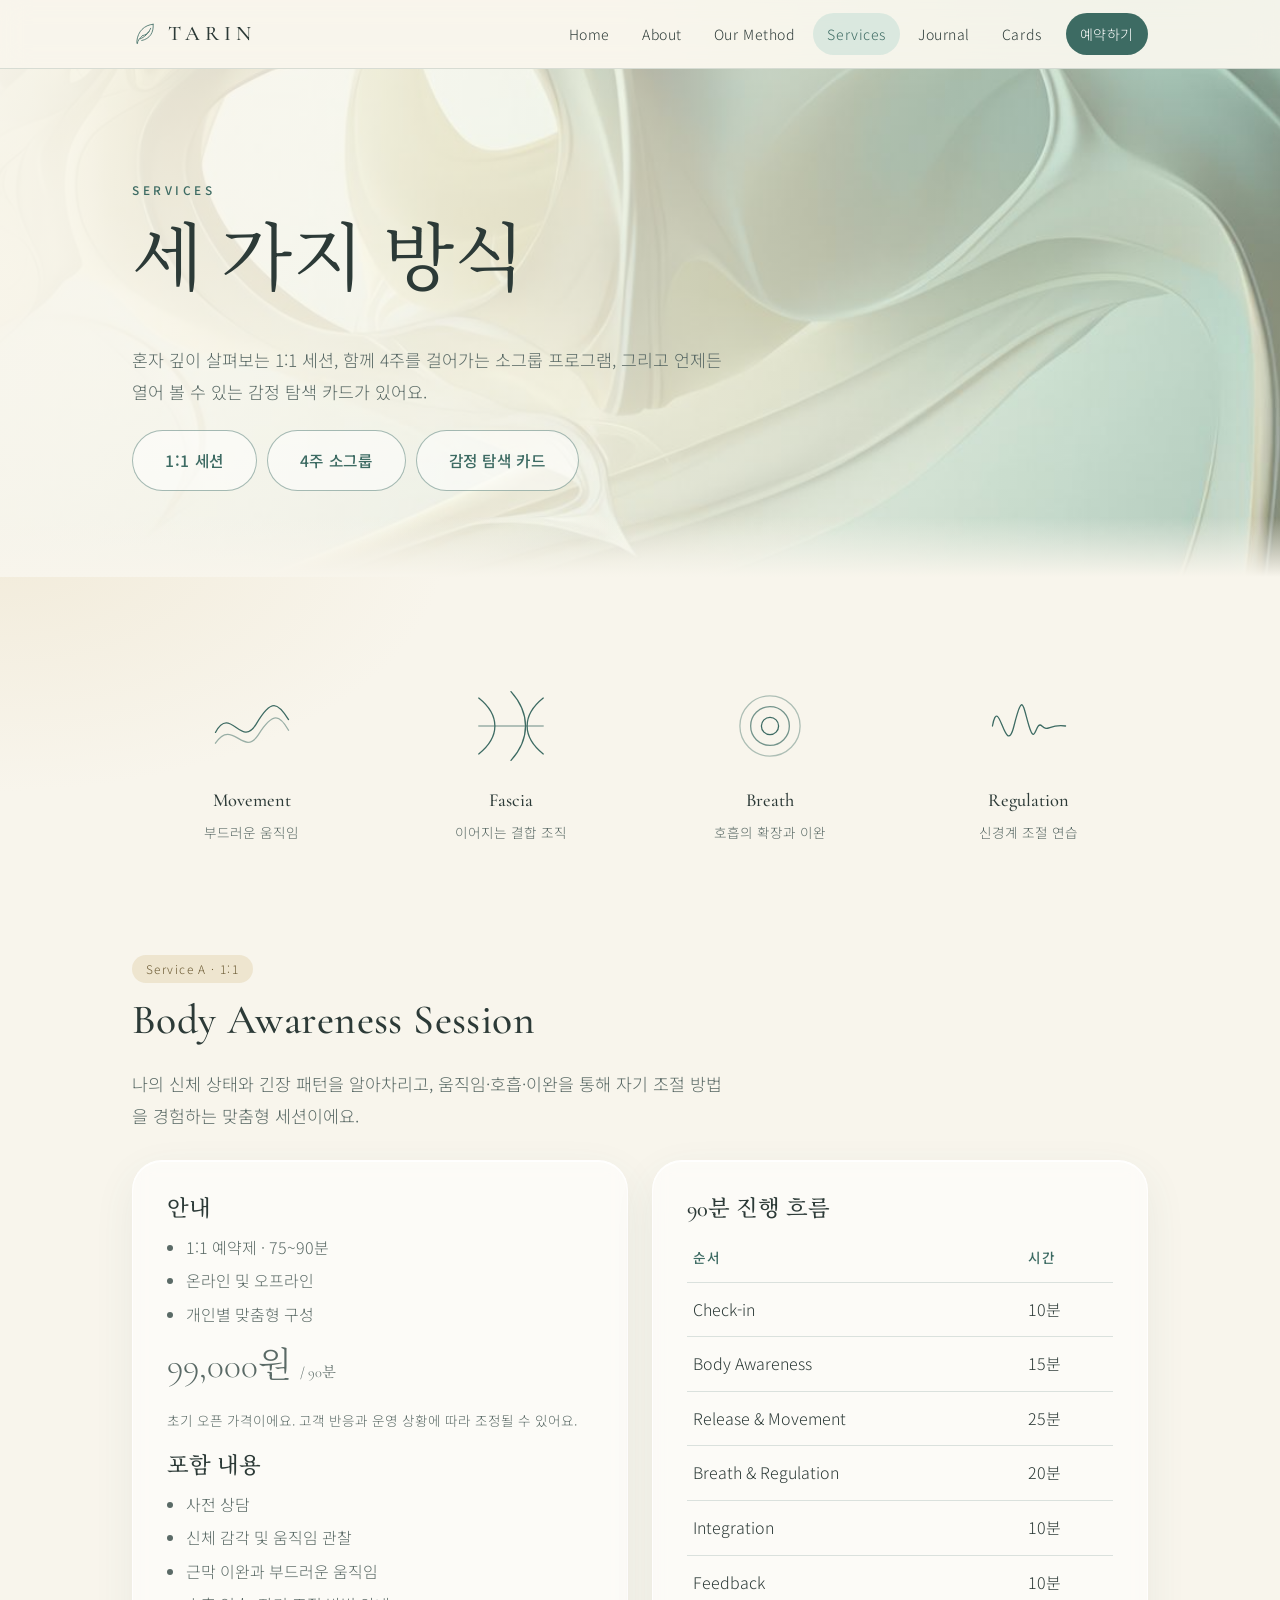
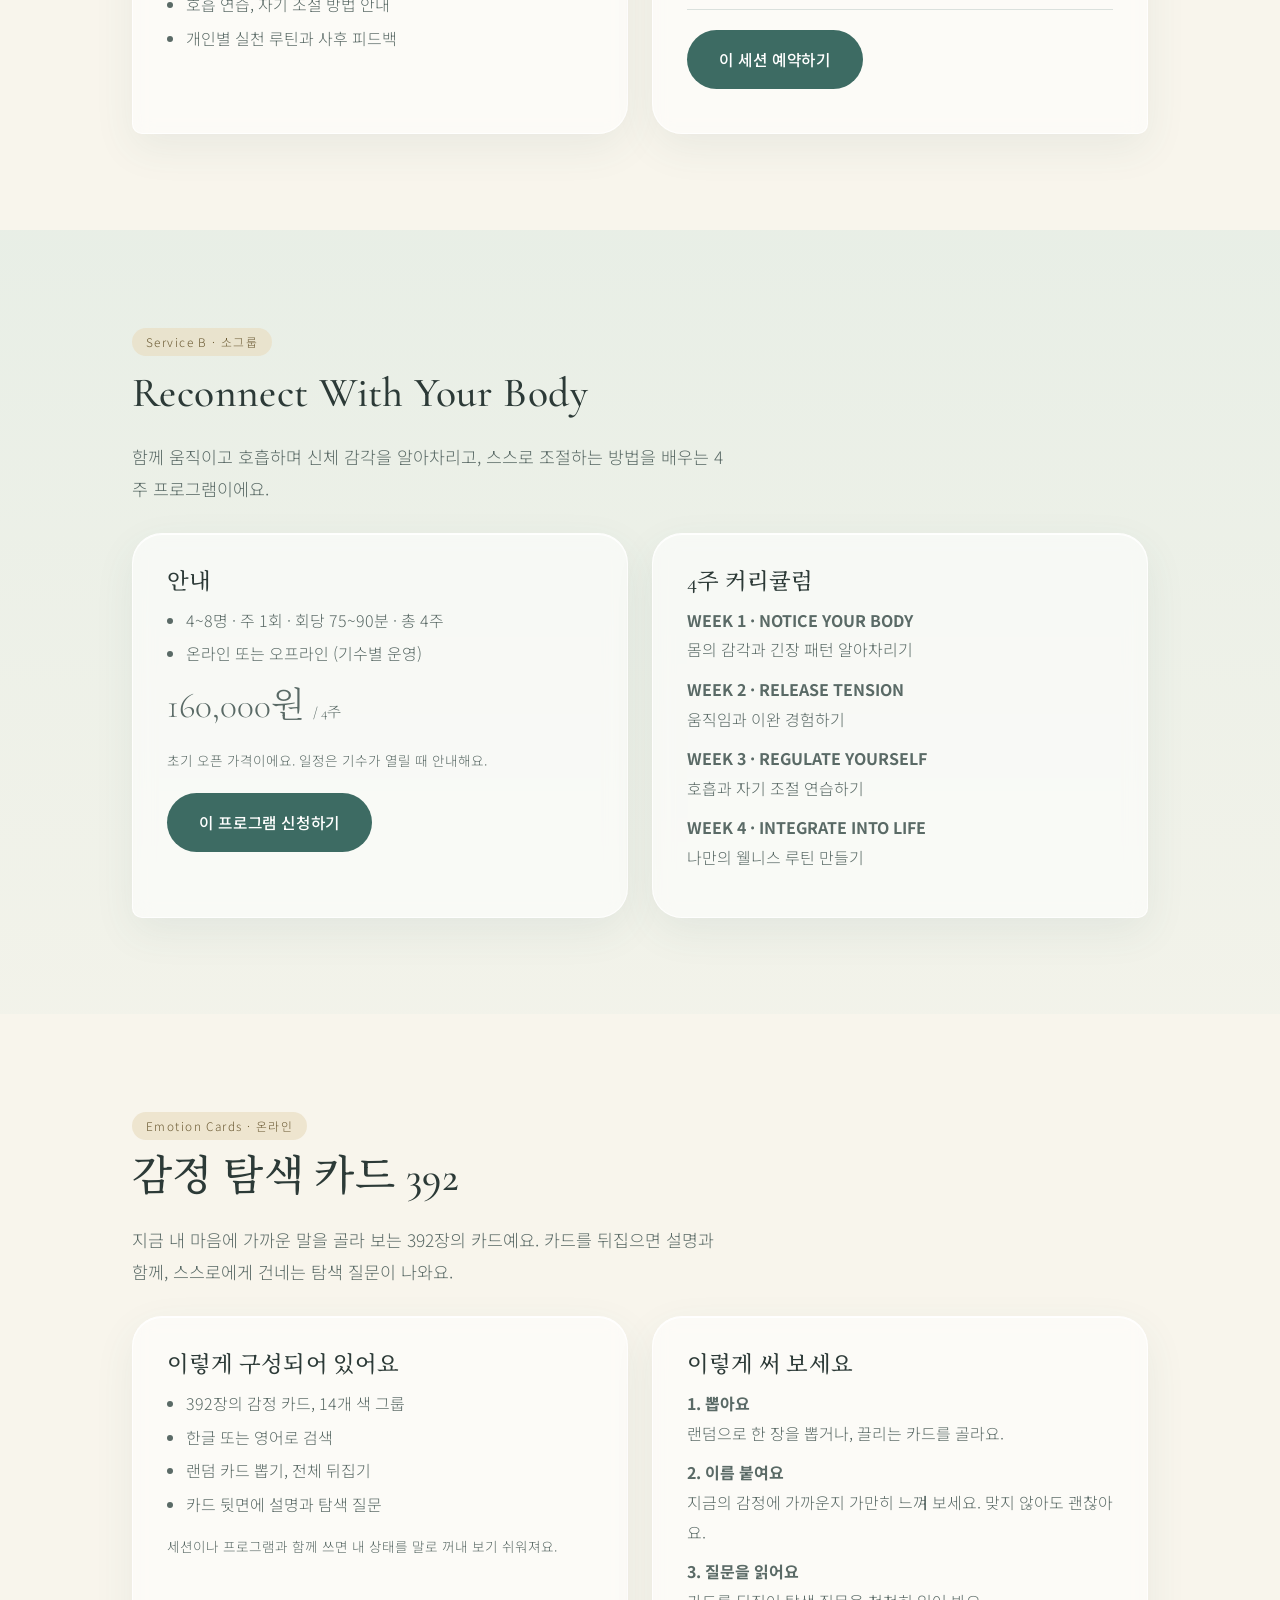
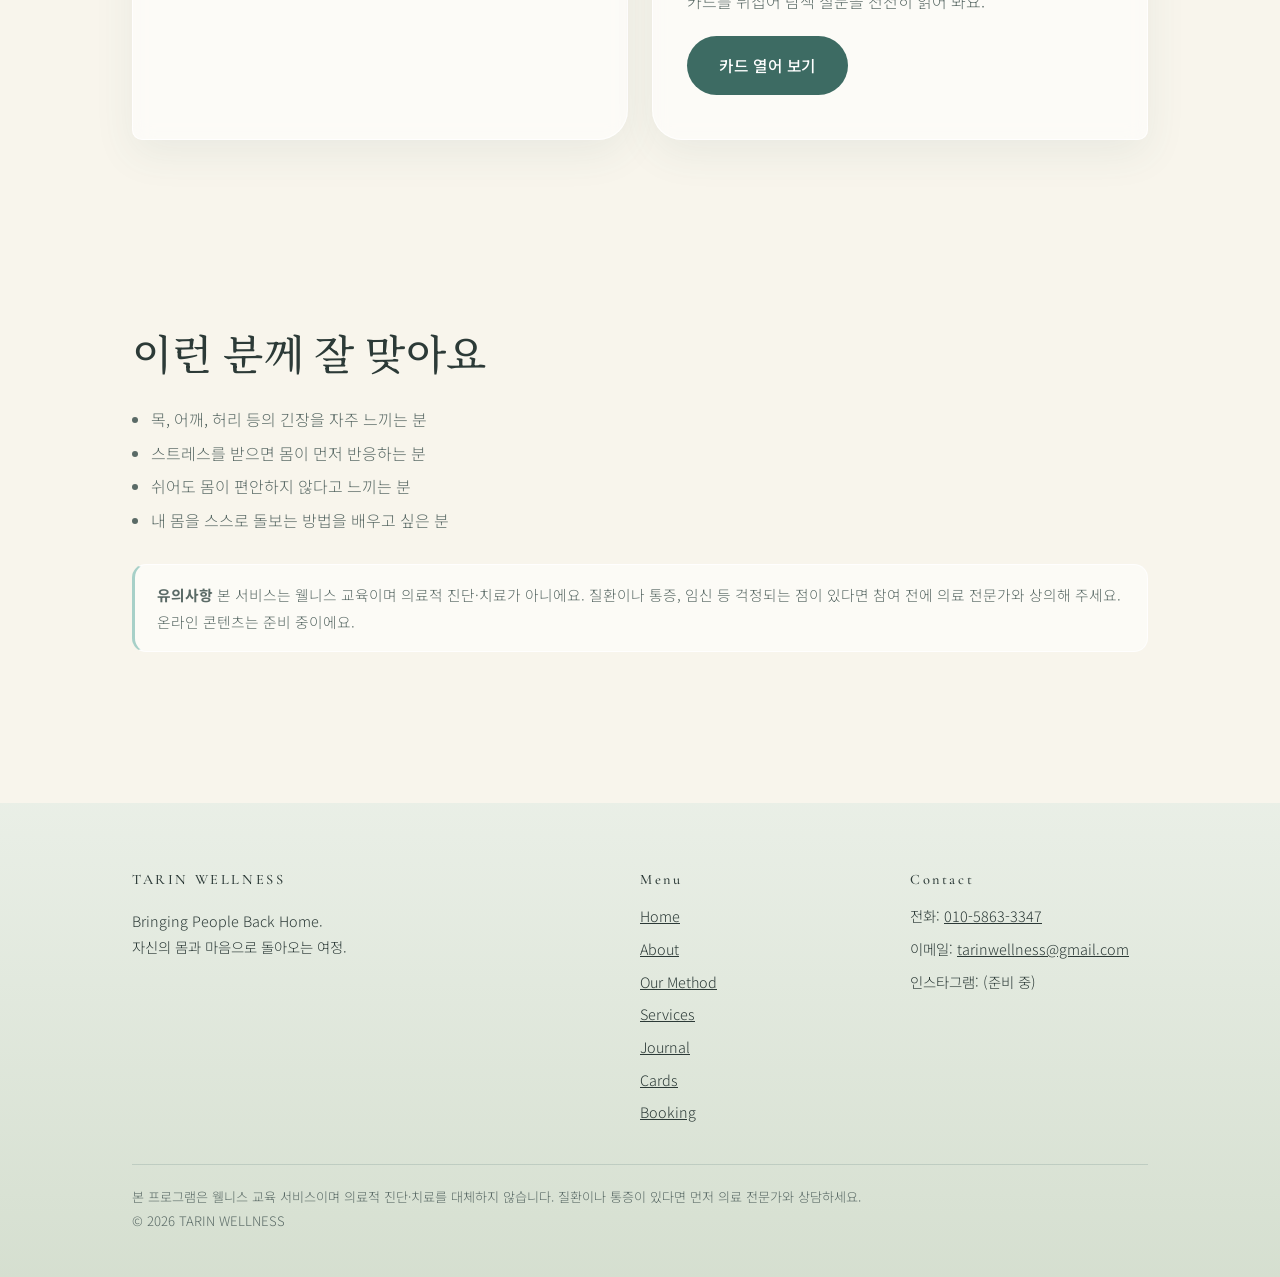
<file: services.html>
<!doctype html>
<html lang="ko">
<head>
<meta charset="utf-8">
<meta name="viewport" content="width=device-width, initial-scale=1">
<title>Services | TARIN WELLNESS</title>
<meta name="description" content="1:1 신체 인식 세션과 4주 소그룹 웰니스 프로그램의 구성, 시간, 가격을 안내합니다.">
<link rel="stylesheet" href="style.css">
</head>
<body data-page="services.html">
<main id="main">

  <section class="page-hero">
    <div class="wrap"><p class="eyebrow">Services</p><h1>세 가지 방식</h1>
    <p class="lead">혼자 깊이 살펴보는 1:1 세션, 함께 4주를 걸어가는 소그룹 프로그램, 그리고 언제든 열어 볼 수 있는 감정 탐색 카드가 있어요.</p>
    <p style="margin-top:22px;display:flex;gap:10px;flex-wrap:wrap">
      <a class="btn ghost" href="#session">1:1 세션</a>
      <a class="btn ghost" href="#group">4주 소그룹</a>
      <a class="btn ghost" href="#cards">감정 탐색 카드</a>
    </p></div>
  </section>

  <section class="section" style="padding-bottom:0">
    <div class="wrap reveal">
      <div class="icons" aria-label="다루는 주제">
        <div class="icon-item">
          <svg viewBox="0 0 80 80" aria-hidden="true"><path d="M6 46C20 20 30 62 44 38S64 18 74 34"/><path d="M6 56C22 32 32 70 46 48S66 30 74 44" opacity=".5"/></svg>
          <b>Movement</b><span>부드러운 움직임</span></div>
        <div class="icon-item">
          <svg viewBox="0 0 80 80" aria-hidden="true"><path d="M10 14C30 30 30 50 10 66"/><path d="M40 8C58 28 58 52 40 72" /><path d="M70 14C50 30 50 50 70 66"/><path d="M10 40H70" opacity=".5"/></svg>
          <b>Fascia</b><span>이어지는 결합 조직</span></div>
        <div class="icon-item">
          <svg viewBox="0 0 80 80" aria-hidden="true"><circle cx="40" cy="40" r="8"/><circle cx="40" cy="40" r="18" opacity=".7"/><circle cx="40" cy="40" r="28" opacity=".4"/></svg>
          <b>Breath</b><span>호흡의 확장과 이완</span></div>
        <div class="icon-item">
          <svg viewBox="0 0 80 80" aria-hidden="true"><path d="M6 40C12 8 18 72 26 40S34 20 40 40S46 34 52 40S58 38 74 40"/></svg>
          <b>Regulation</b><span>신경계 조절 연습</span></div>
      </div>
    </div>
  </section>

  <section class="section" id="session">
    <div class="wrap">
      <div class="reveal">
        <span class="tag">Service A · 1:1</span>
        <h2>Body Awareness Session</h2>
        <p class="lead">나의 신체 상태와 긴장 패턴을 알아차리고, 움직임·호흡·이완을 통해 자기 조절 방법을 경험하는 맞춤형 세션이에요.</p>
      </div>
      <div class="grid g2" style="margin-top:28px">
        <div class="card reveal">
          <h3>안내</h3>
          <ul class="clean"><li>1:1 예약제 · 75~90분</li><li>온라인 및 오프라인</li><li>개인별 맞춤형 구성</li></ul>
          <p class="price">99,000원 <small style="font-size:.9rem;color:var(--muted)">/ 90분</small></p>
          <p class="hint">초기 오픈 가격이에요. 고객 반응과 운영 상황에 따라 조정될 수 있어요.</p>
          <h3 style="margin-top:18px">포함 내용</h3>
          <ul class="clean"><li>사전 상담</li><li>신체 감각 및 움직임 관찰</li><li>근막 이완과 부드러운 움직임</li><li>호흡 연습, 자기 조절 방법 안내</li><li>개인별 실천 루틴과 사후 피드백</li></ul>
        </div>
        <div class="card reveal">
          <h3>90분 진행 흐름</h3>
          <table>
            <tr><th>순서</th><th>시간</th></tr>
            <tr><td>Check-in</td><td>10분</td></tr>
            <tr><td>Body Awareness</td><td>15분</td></tr>
            <tr><td>Release &amp; Movement</td><td>25분</td></tr>
            <tr><td>Breath &amp; Regulation</td><td>20분</td></tr>
            <tr><td>Integration</td><td>10분</td></tr>
            <tr><td>Feedback</td><td>10분</td></tr>
          </table>
          <p style="margin-top:20px"><a class="btn" href="booking.html?service=session">이 세션 예약하기</a></p>
        </div>
      </div>
    </div>
  </section>

  <section class="section alt" id="group">
    <div class="wrap">
      <div class="reveal">
        <span class="tag">Service B · 소그룹</span>
        <h2>Reconnect With Your Body</h2>
        <p class="lead">함께 움직이고 호흡하며 신체 감각을 알아차리고, 스스로 조절하는 방법을 배우는 4주 프로그램이에요.</p>
      </div>
      <div class="grid g2" style="margin-top:28px">
        <div class="card reveal">
          <h3>안내</h3>
          <ul class="clean"><li>4~8명 · 주 1회 · 회당 75~90분 · 총 4주</li><li>온라인 또는 오프라인 (기수별 운영)</li></ul>
          <p class="price">160,000원 <small style="font-size:.9rem;color:var(--muted)">/ 4주</small></p>
          <p class="hint">초기 오픈 가격이에요. 일정은 기수가 열릴 때 안내해요.</p>
          <p style="margin-top:20px"><a class="btn" href="booking.html?service=group">이 프로그램 신청하기</a></p>
        </div>
        <div class="card reveal">
          <h3>4주 커리큘럼</h3>
          <p><b>WEEK 1 · NOTICE YOUR BODY</b><br>몸의 감각과 긴장 패턴 알아차리기</p>
          <p><b>WEEK 2 · RELEASE TENSION</b><br>움직임과 이완 경험하기</p>
          <p><b>WEEK 3 · REGULATE YOURSELF</b><br>호흡과 자기 조절 연습하기</p>
          <p><b>WEEK 4 · INTEGRATE INTO LIFE</b><br>나만의 웰니스 루틴 만들기</p>
        </div>
      </div>
    </div>
  </section>

  <section class="section" id="cards">
    <div class="wrap">
      <div class="reveal">
        <span class="tag">Emotion Cards · 온라인</span>
        <h2>감정 탐색 카드 392</h2>
        <p class="lead">지금 내 마음에 가까운 말을 골라 보는 392장의 카드예요. 카드를 뒤집으면 설명과 함께, 스스로에게 건네는 탐색 질문이 나와요.</p>
      </div>
      <div class="grid g2" style="margin-top:28px">
        <div class="card reveal">
          <h3>이렇게 구성되어 있어요</h3>
          <ul class="clean">
            <li>392장의 감정 카드, 14개 색 그룹</li>
            <li>한글 또는 영어로 검색</li>
            <li>랜덤 카드 뽑기, 전체 뒤집기</li>
            <li>카드 뒷면에 설명과 탐색 질문</li>
          </ul>
          <p class="hint" style="margin-top:14px">세션이나 프로그램과 함께 쓰면 내 상태를 말로 꺼내 보기 쉬워져요.</p>
        </div>
        <div class="card reveal">
          <h3>이렇게 써 보세요</h3>
          <p><b>1. 뽑아요</b><br>랜덤으로 한 장을 뽑거나, 끌리는 카드를 골라요.</p>
          <p><b>2. 이름 붙여요</b><br>지금의 감정에 가까운지 가만히 느껴 보세요. 맞지 않아도 괜찮아요.</p>
          <p><b>3. 질문을 읽어요</b><br>카드를 뒤집어 탐색 질문을 천천히 읽어 봐요.</p>
          <p style="margin-top:20px"><a class="btn" href="cards.html">카드 열어 보기</a></p>
        </div>
      </div>
    </div>
  </section>

  <section class="section">
    <div class="wrap reveal">
      <h2>이런 분께 잘 맞아요</h2>
      <ul class="clean">
        <li>목, 어깨, 허리 등의 긴장을 자주 느끼는 분</li>
        <li>스트레스를 받으면 몸이 먼저 반응하는 분</li>
        <li>쉬어도 몸이 편안하지 않다고 느끼는 분</li>
        <li>내 몸을 스스로 돌보는 방법을 배우고 싶은 분</li>
      </ul>
      <p class="notice tight"><b>유의사항</b> 본 서비스는 웰니스 교육이며 의료적 진단·치료가 아니에요. 질환이나 통증, 임신 등 걱정되는 점이 있다면 참여 전에 의료 전문가와 상의해 주세요. 온라인 콘텐츠는 준비 중이에요.</p>
    </div>
  </section>

</main>
<script src="main.js"></script>
</body>
</html>
</file>
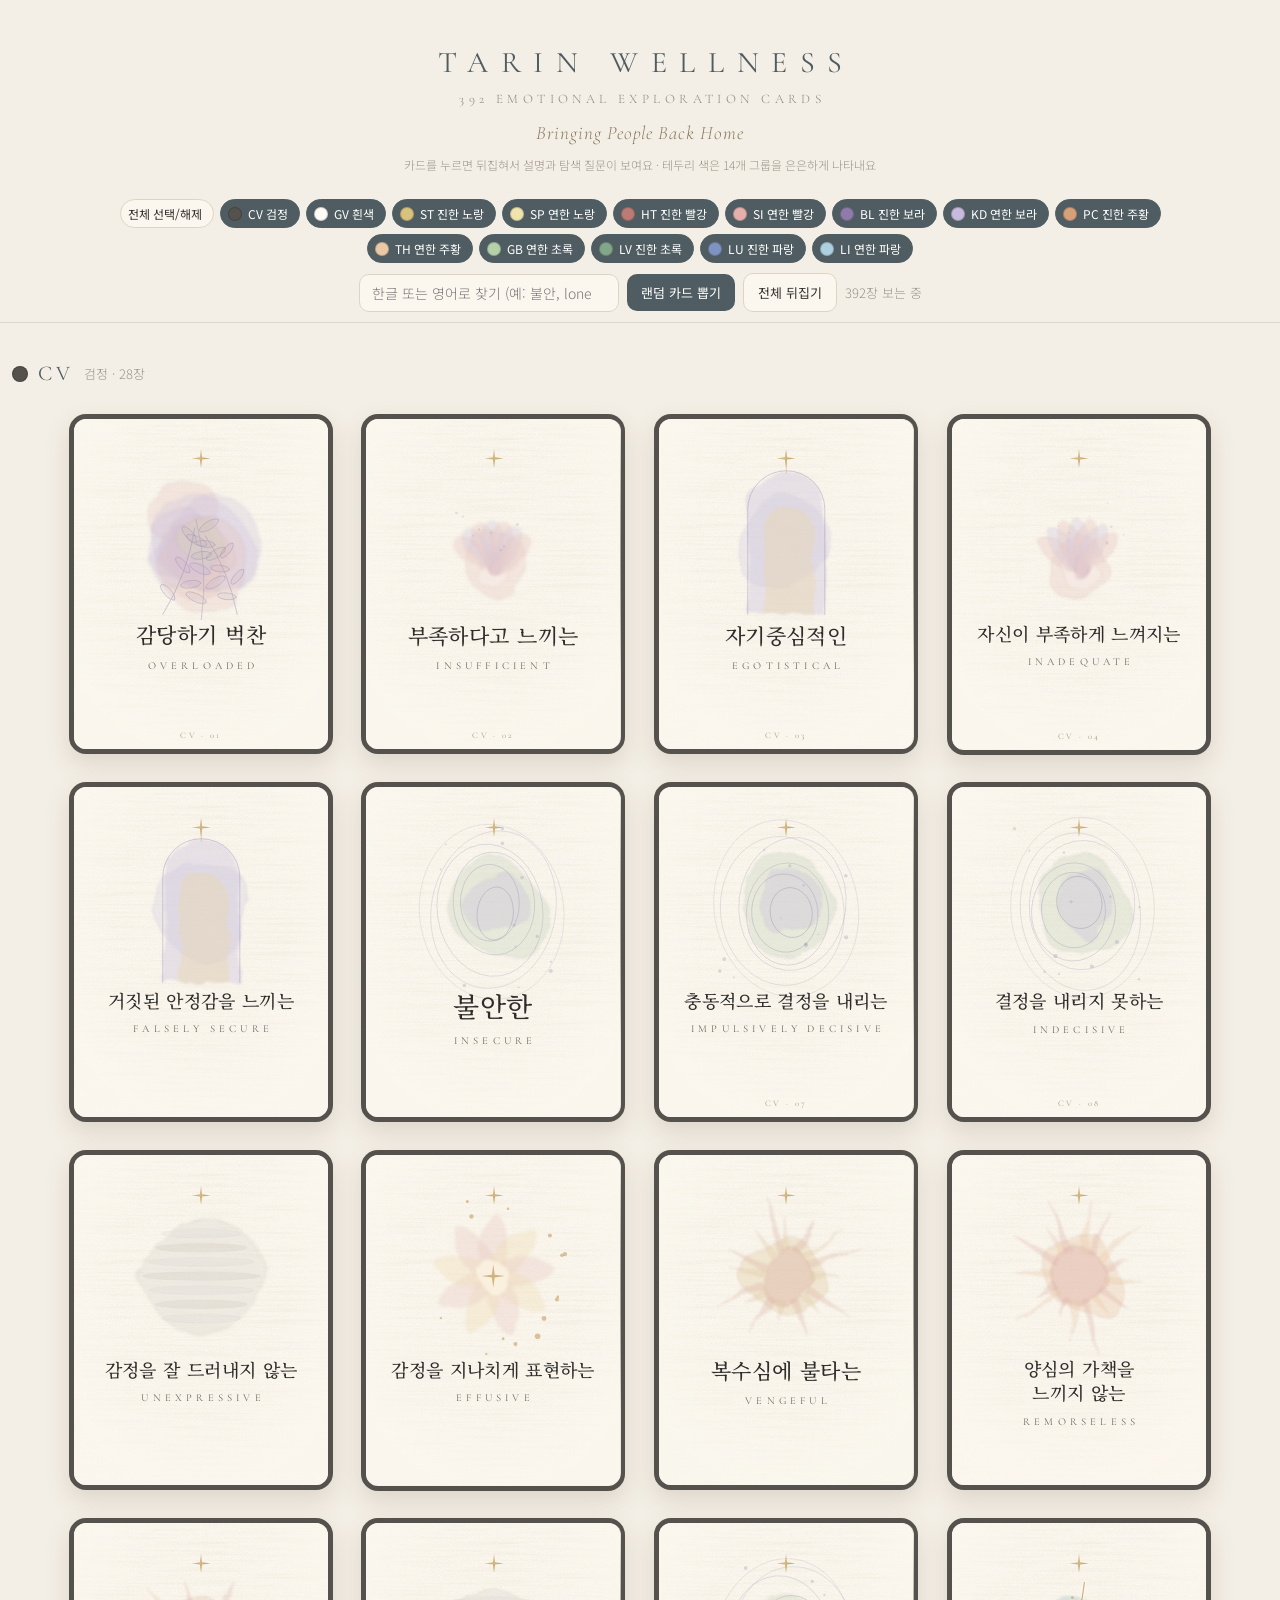
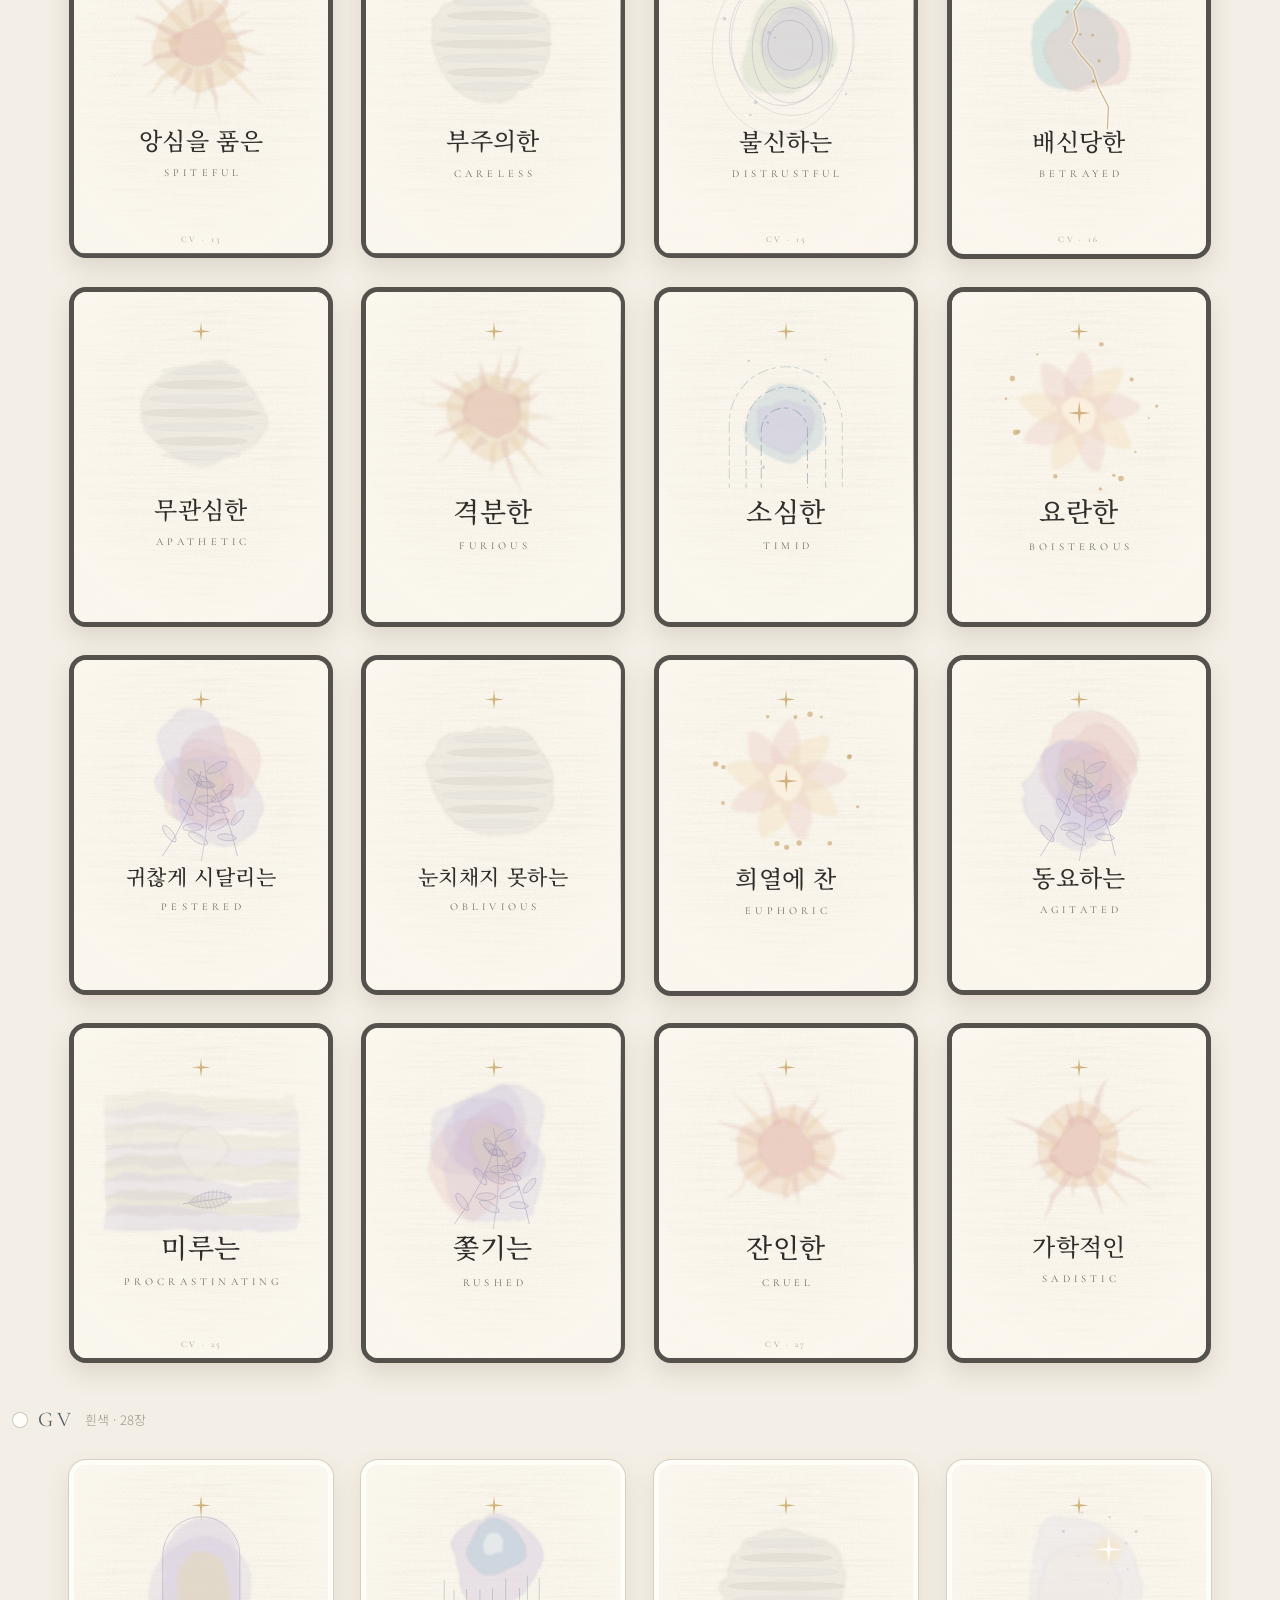
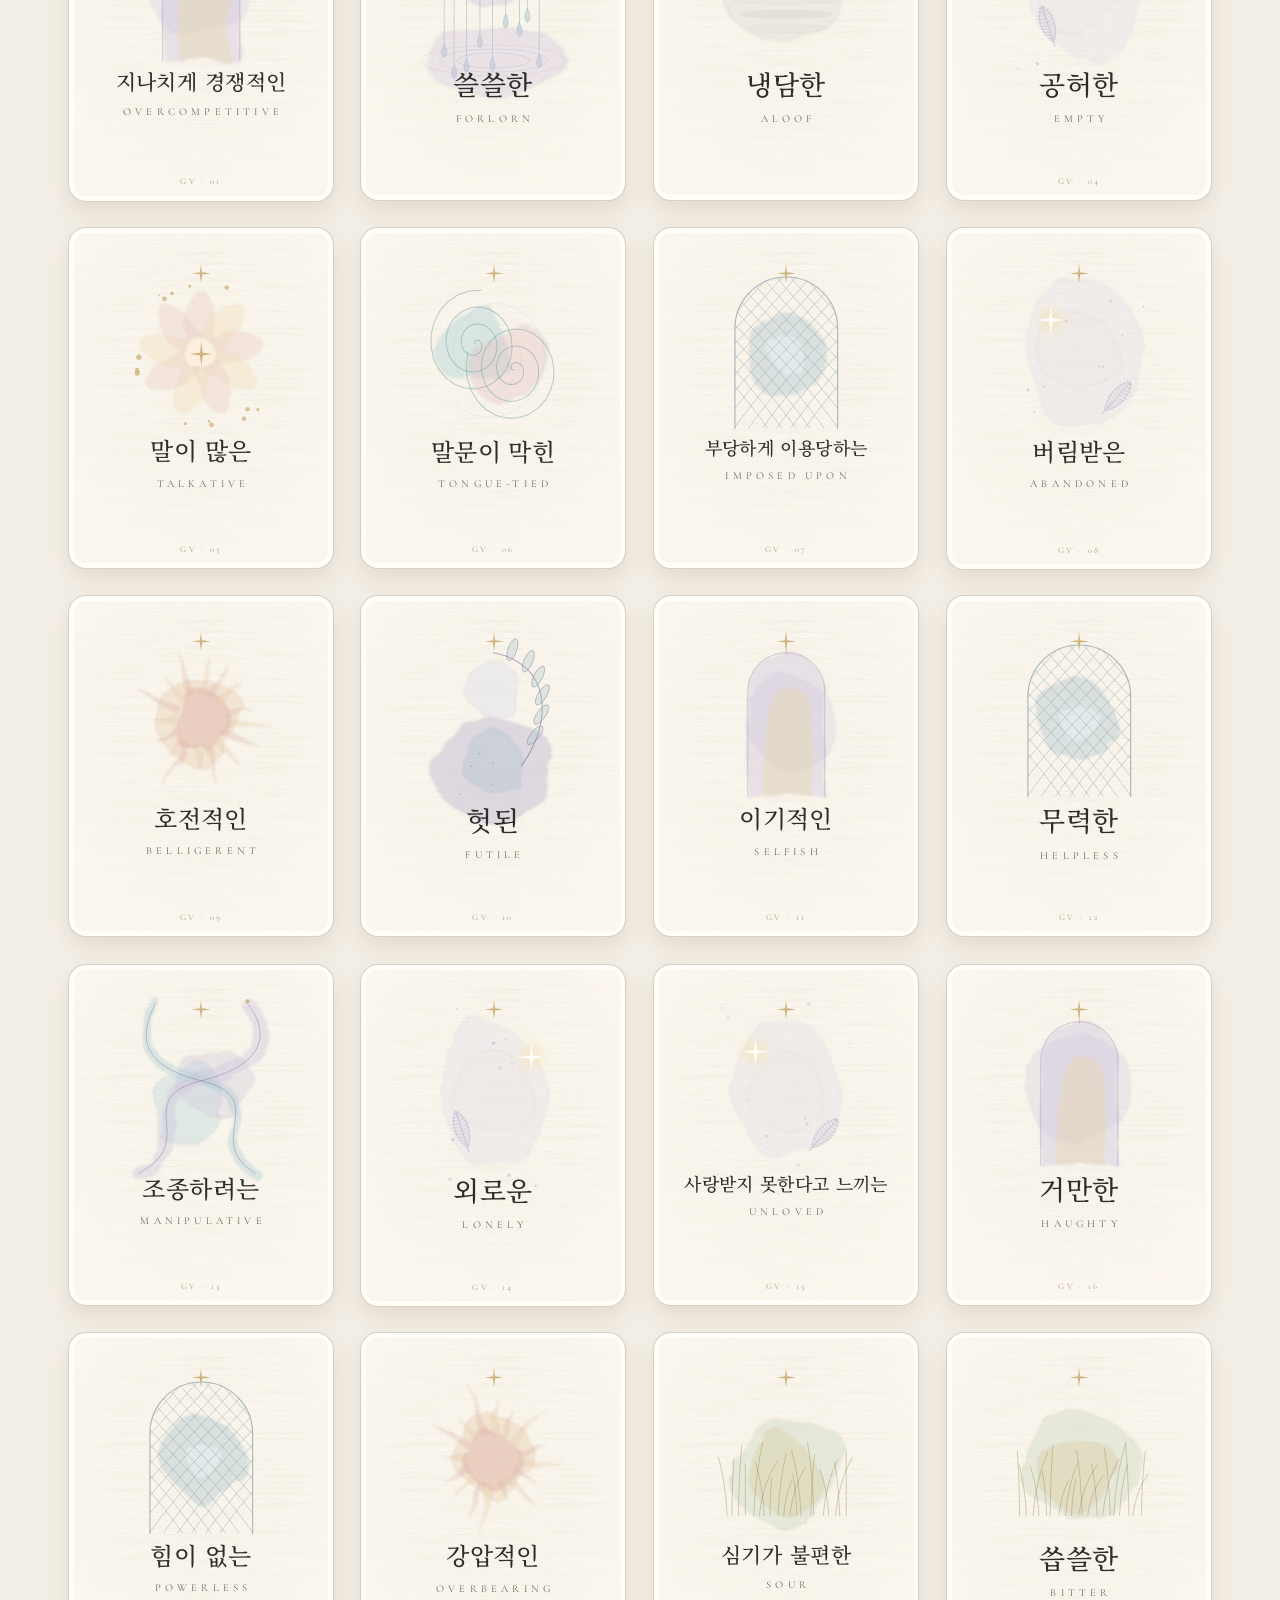
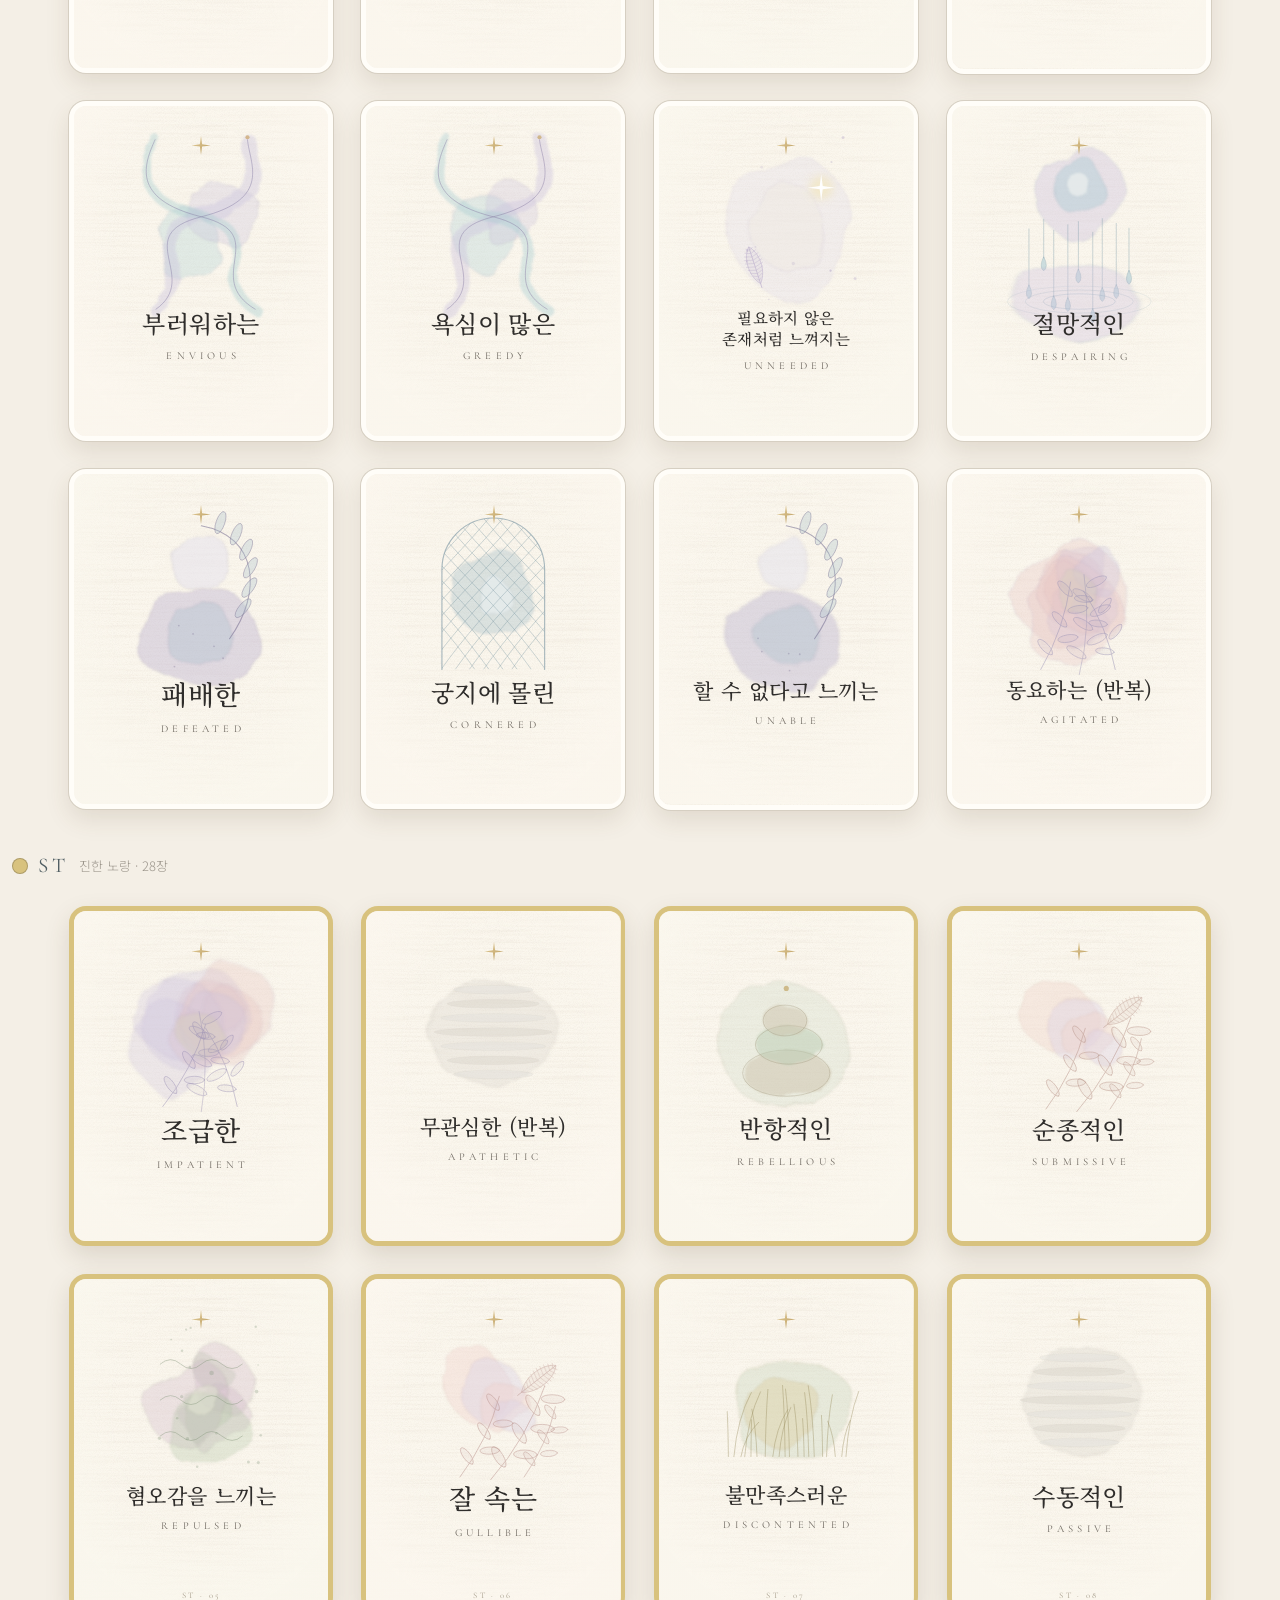
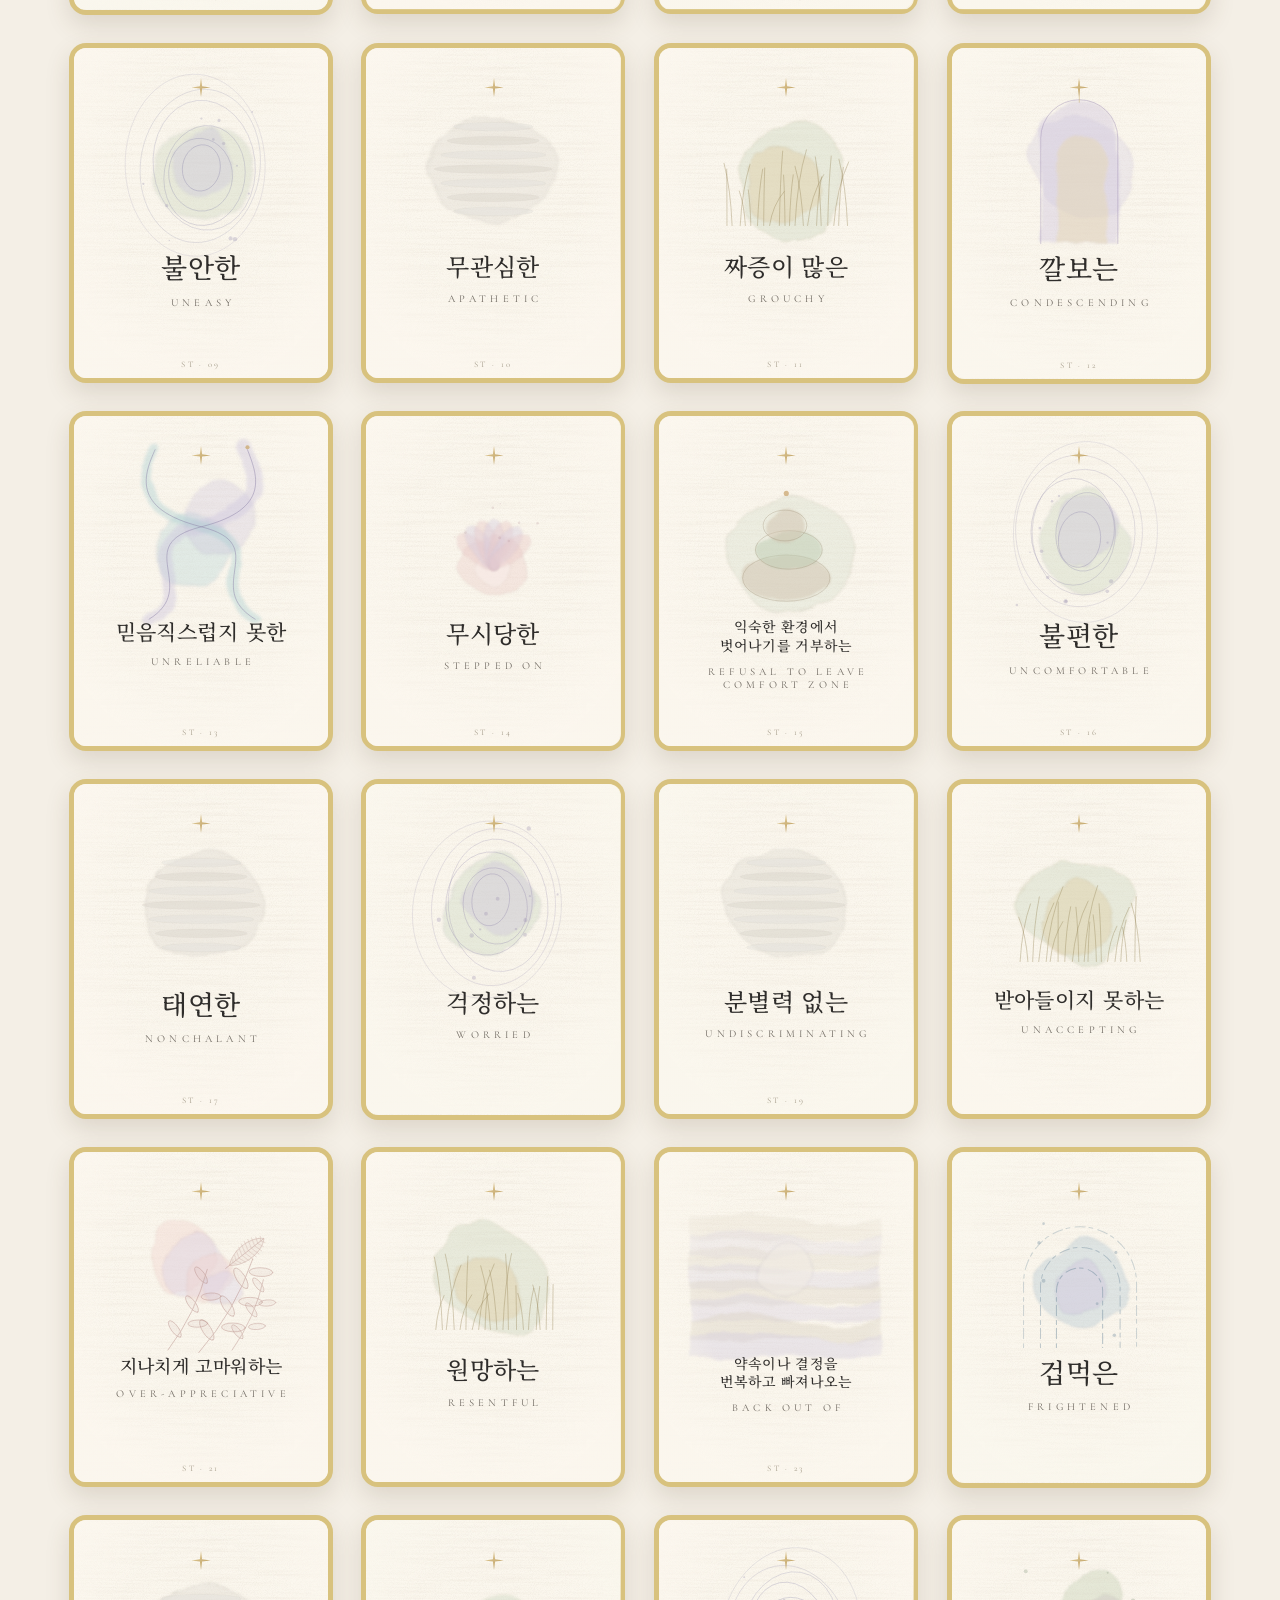
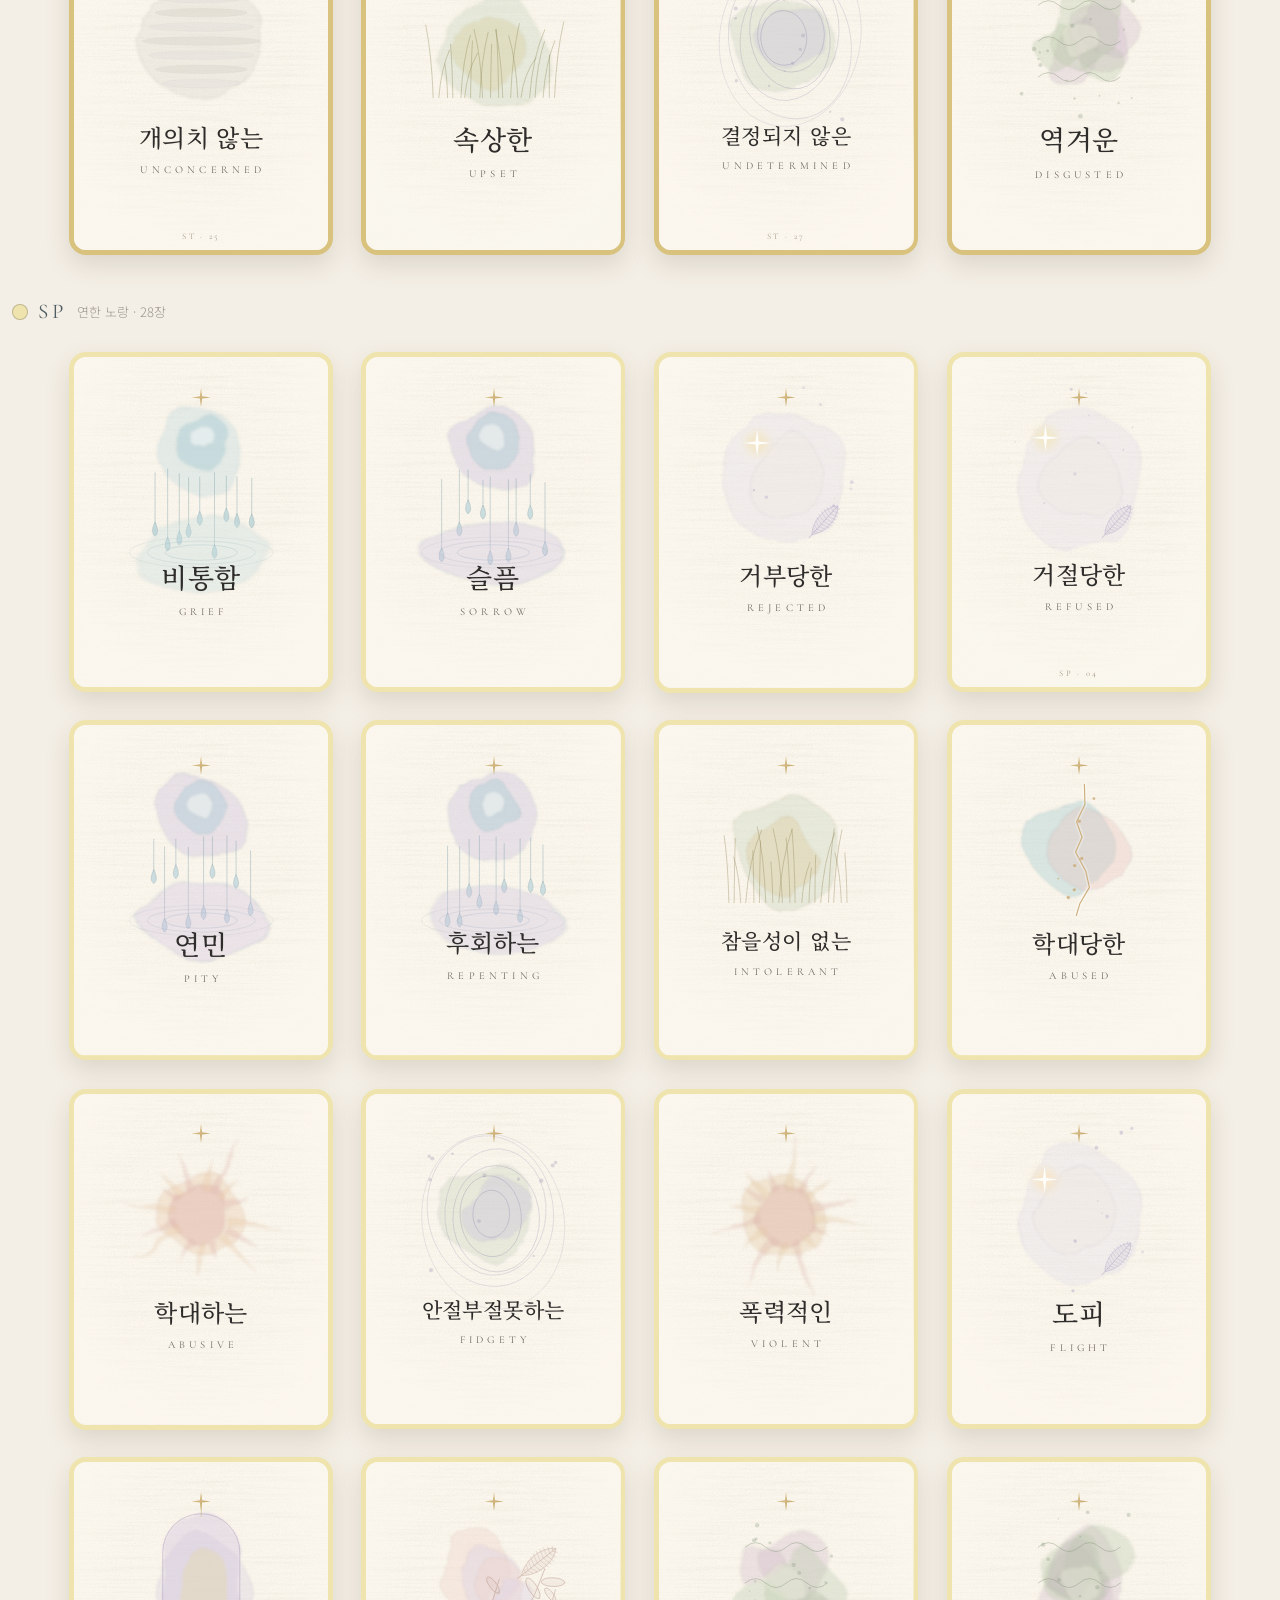
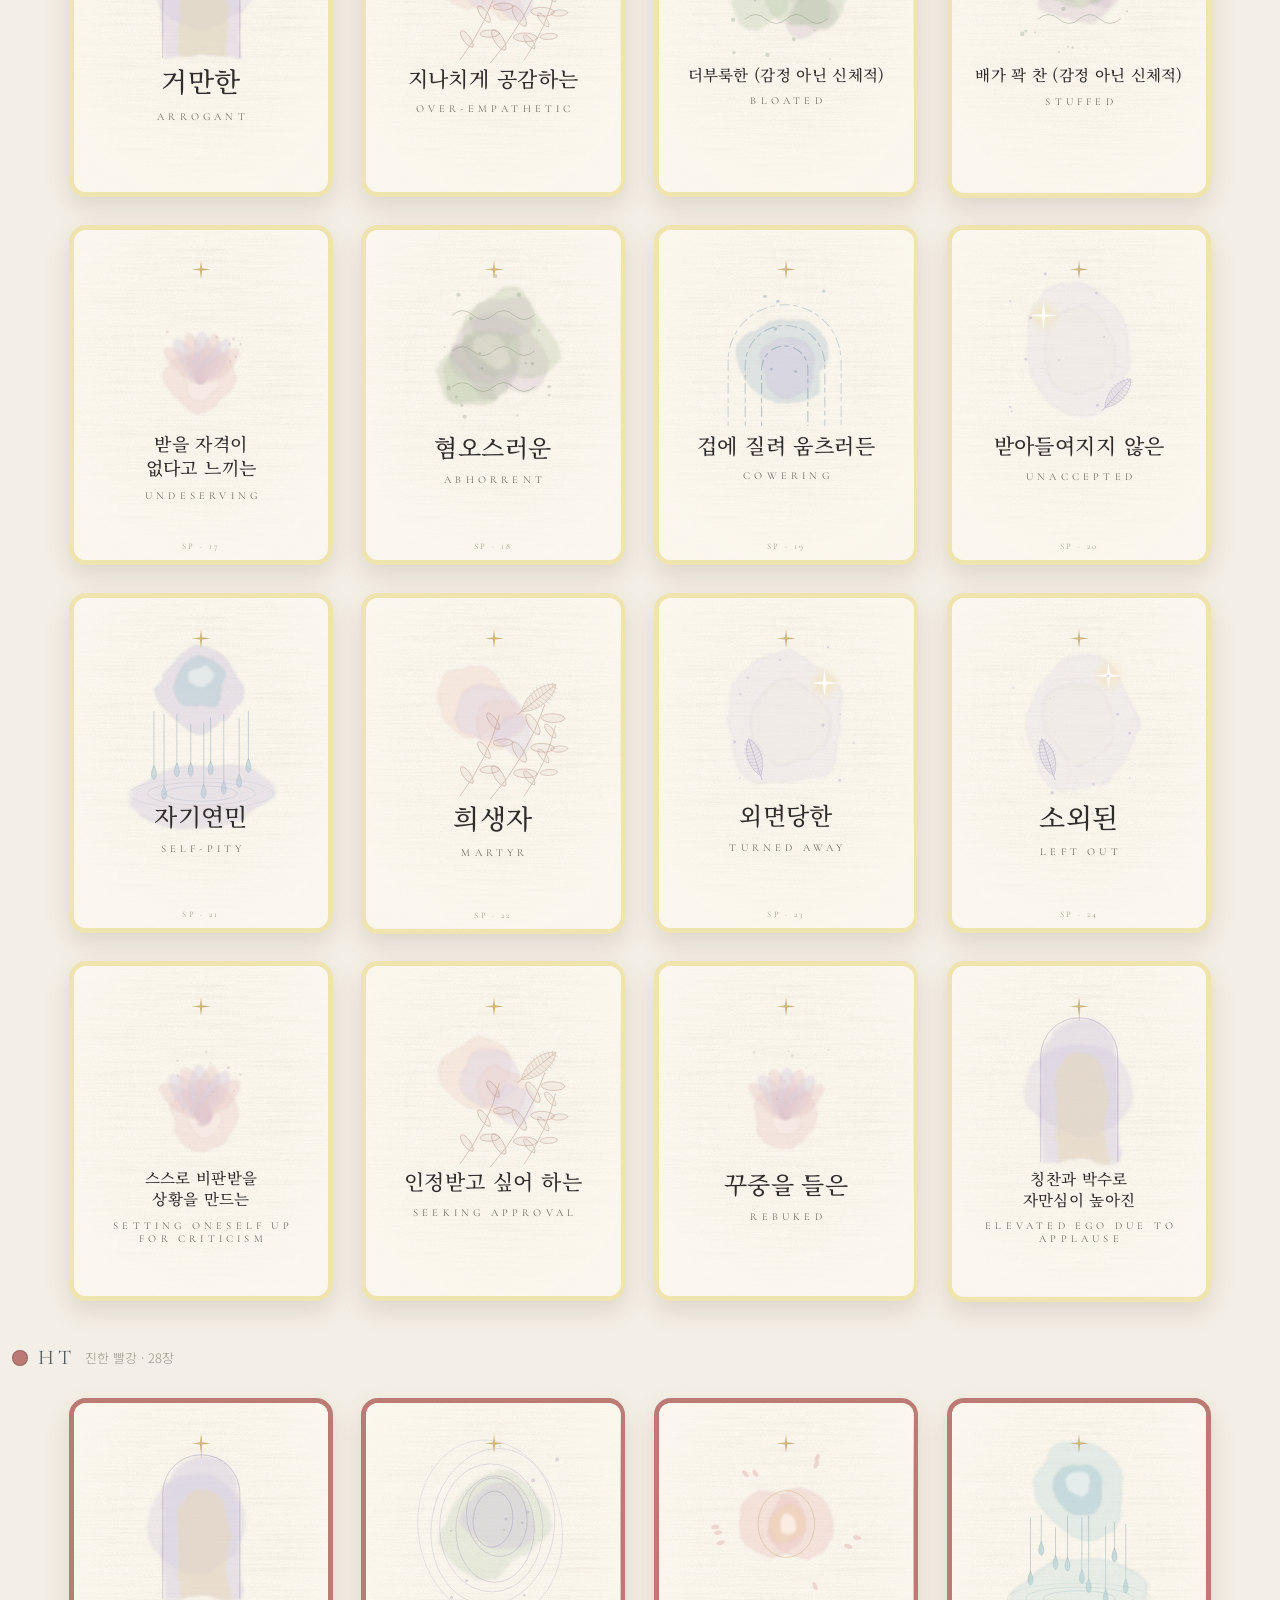
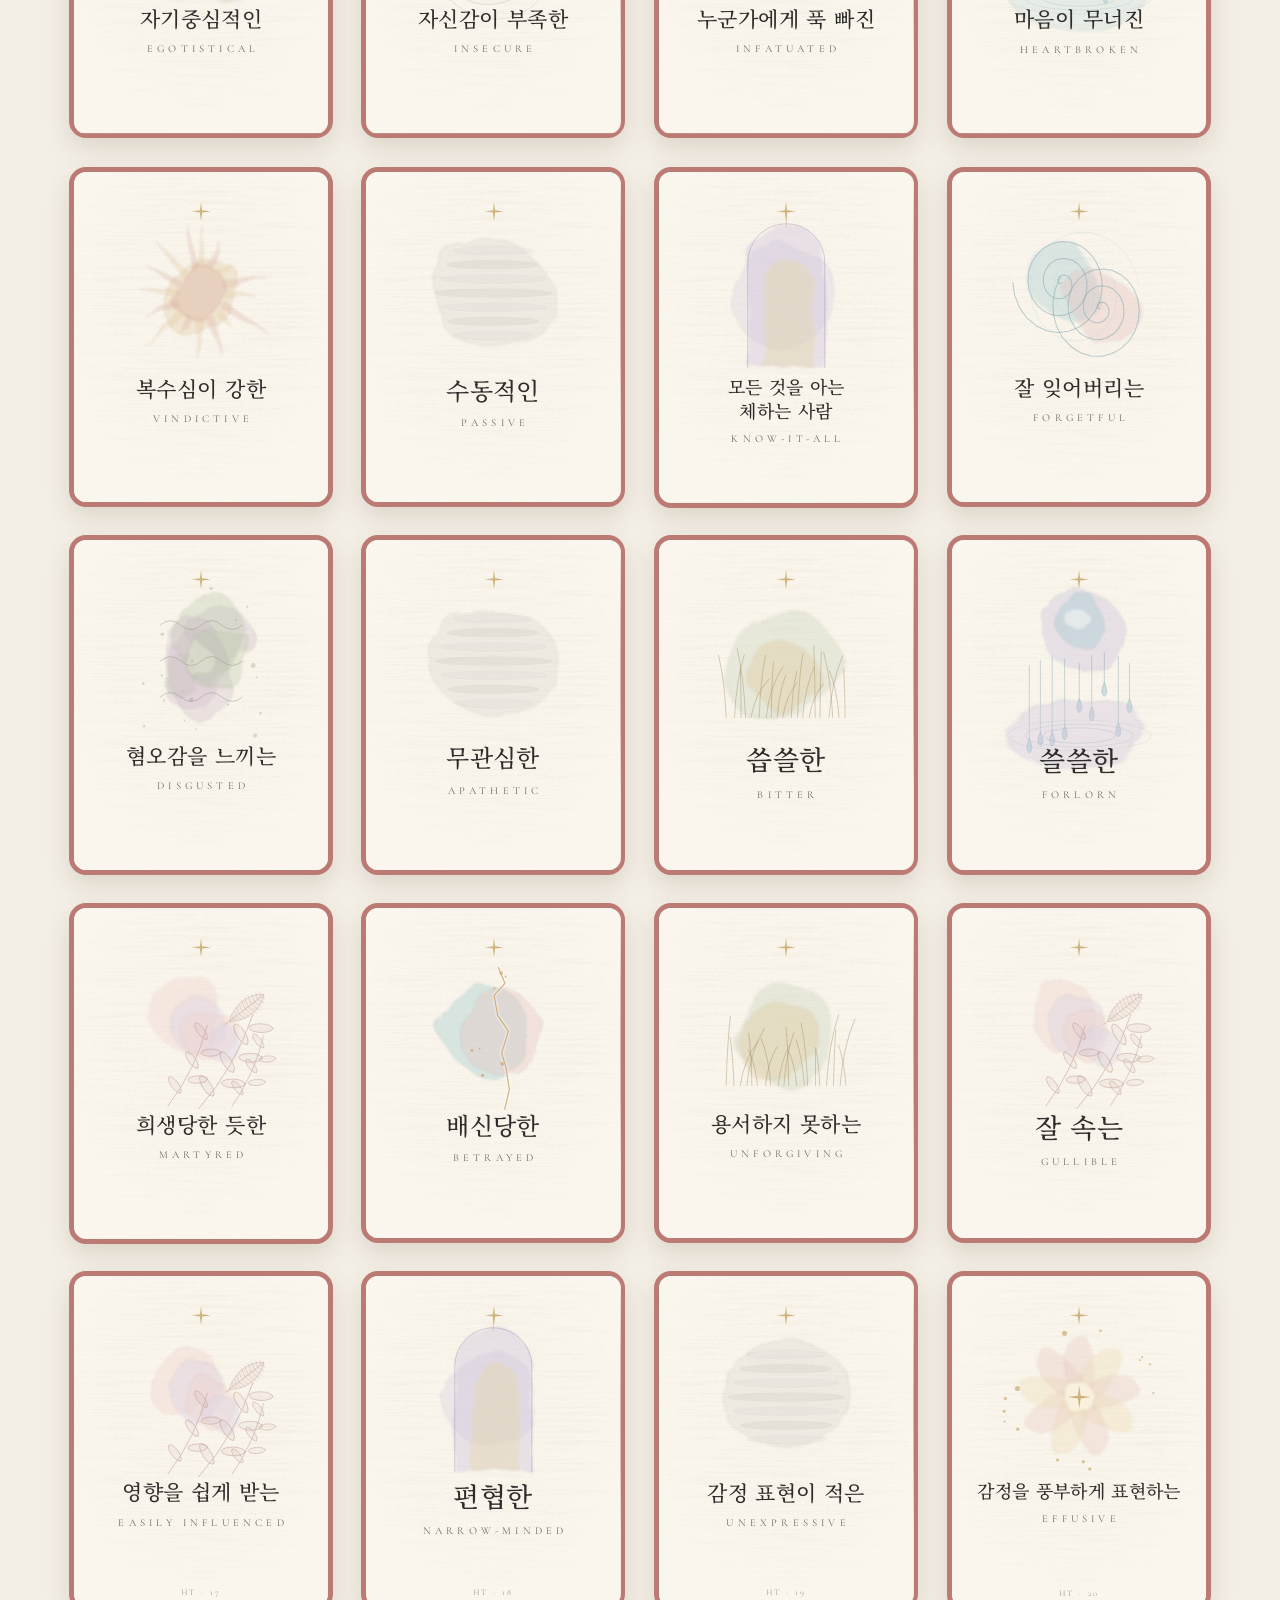
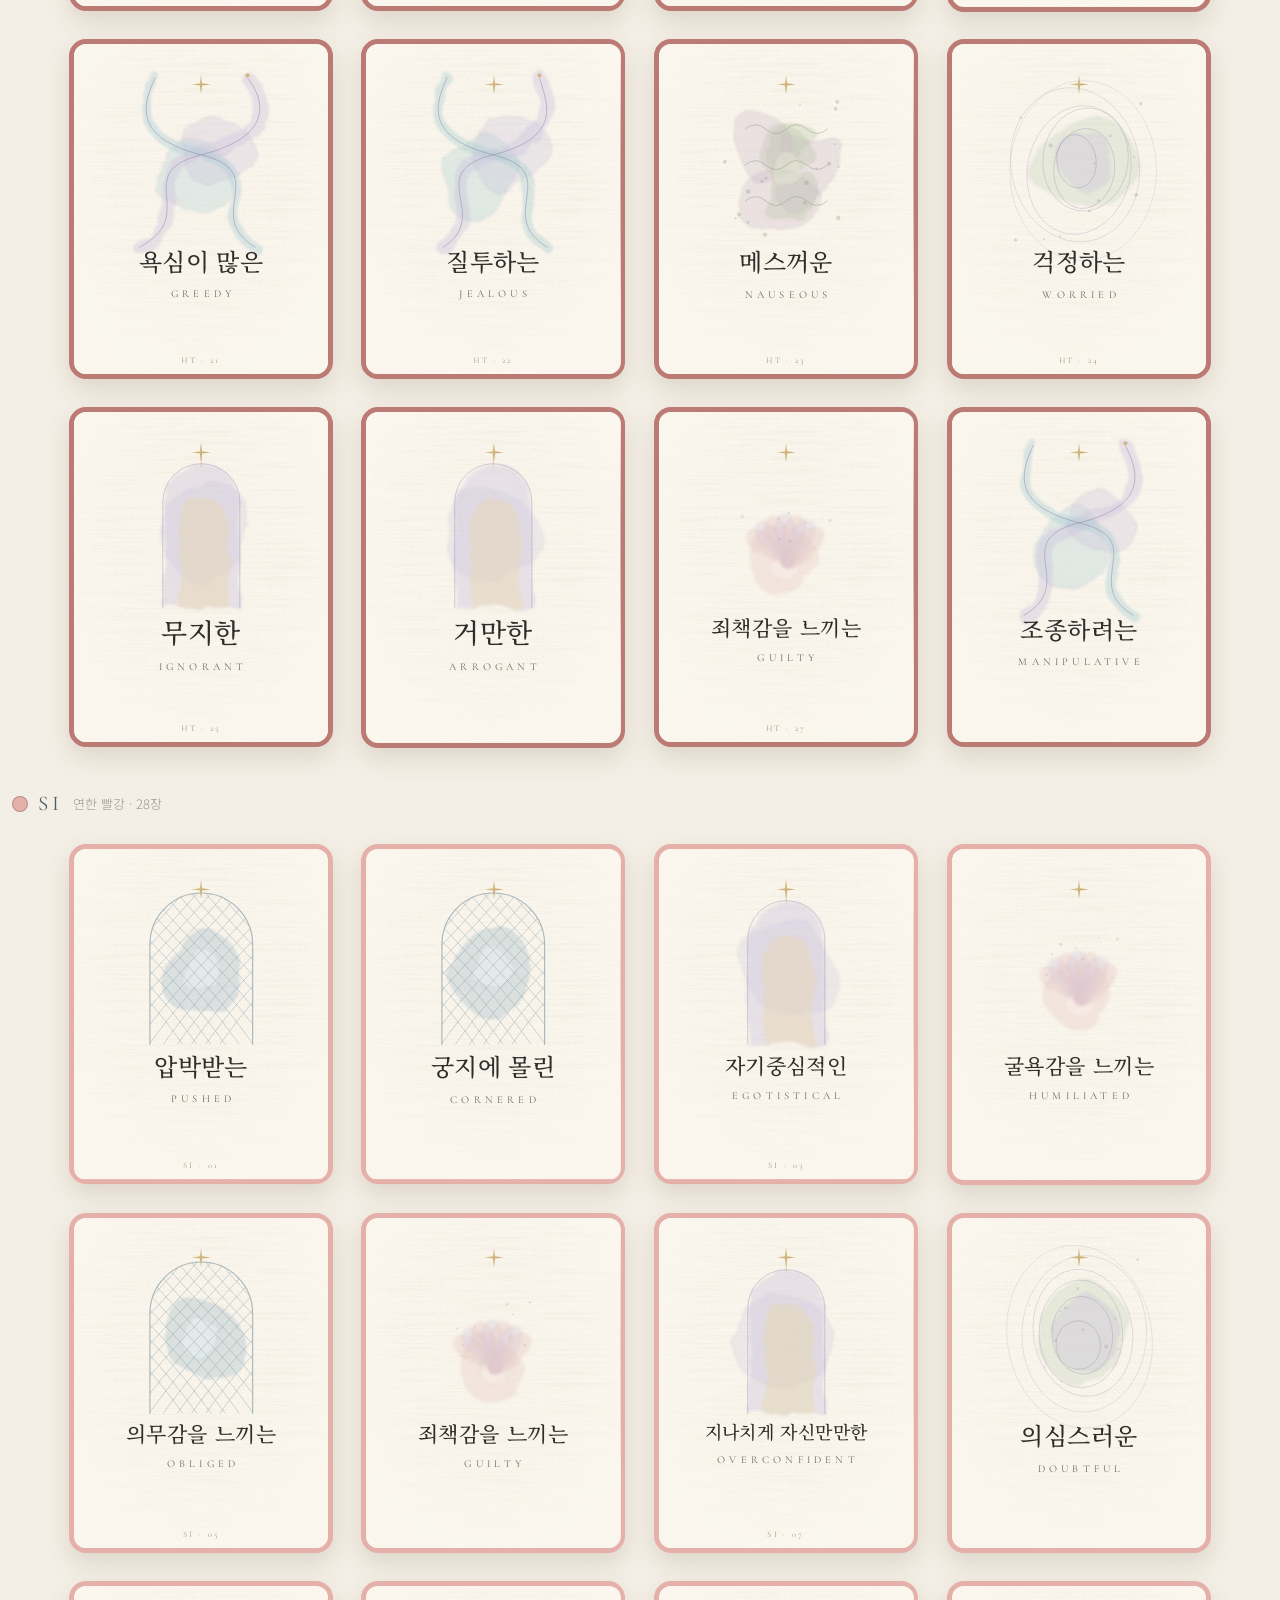
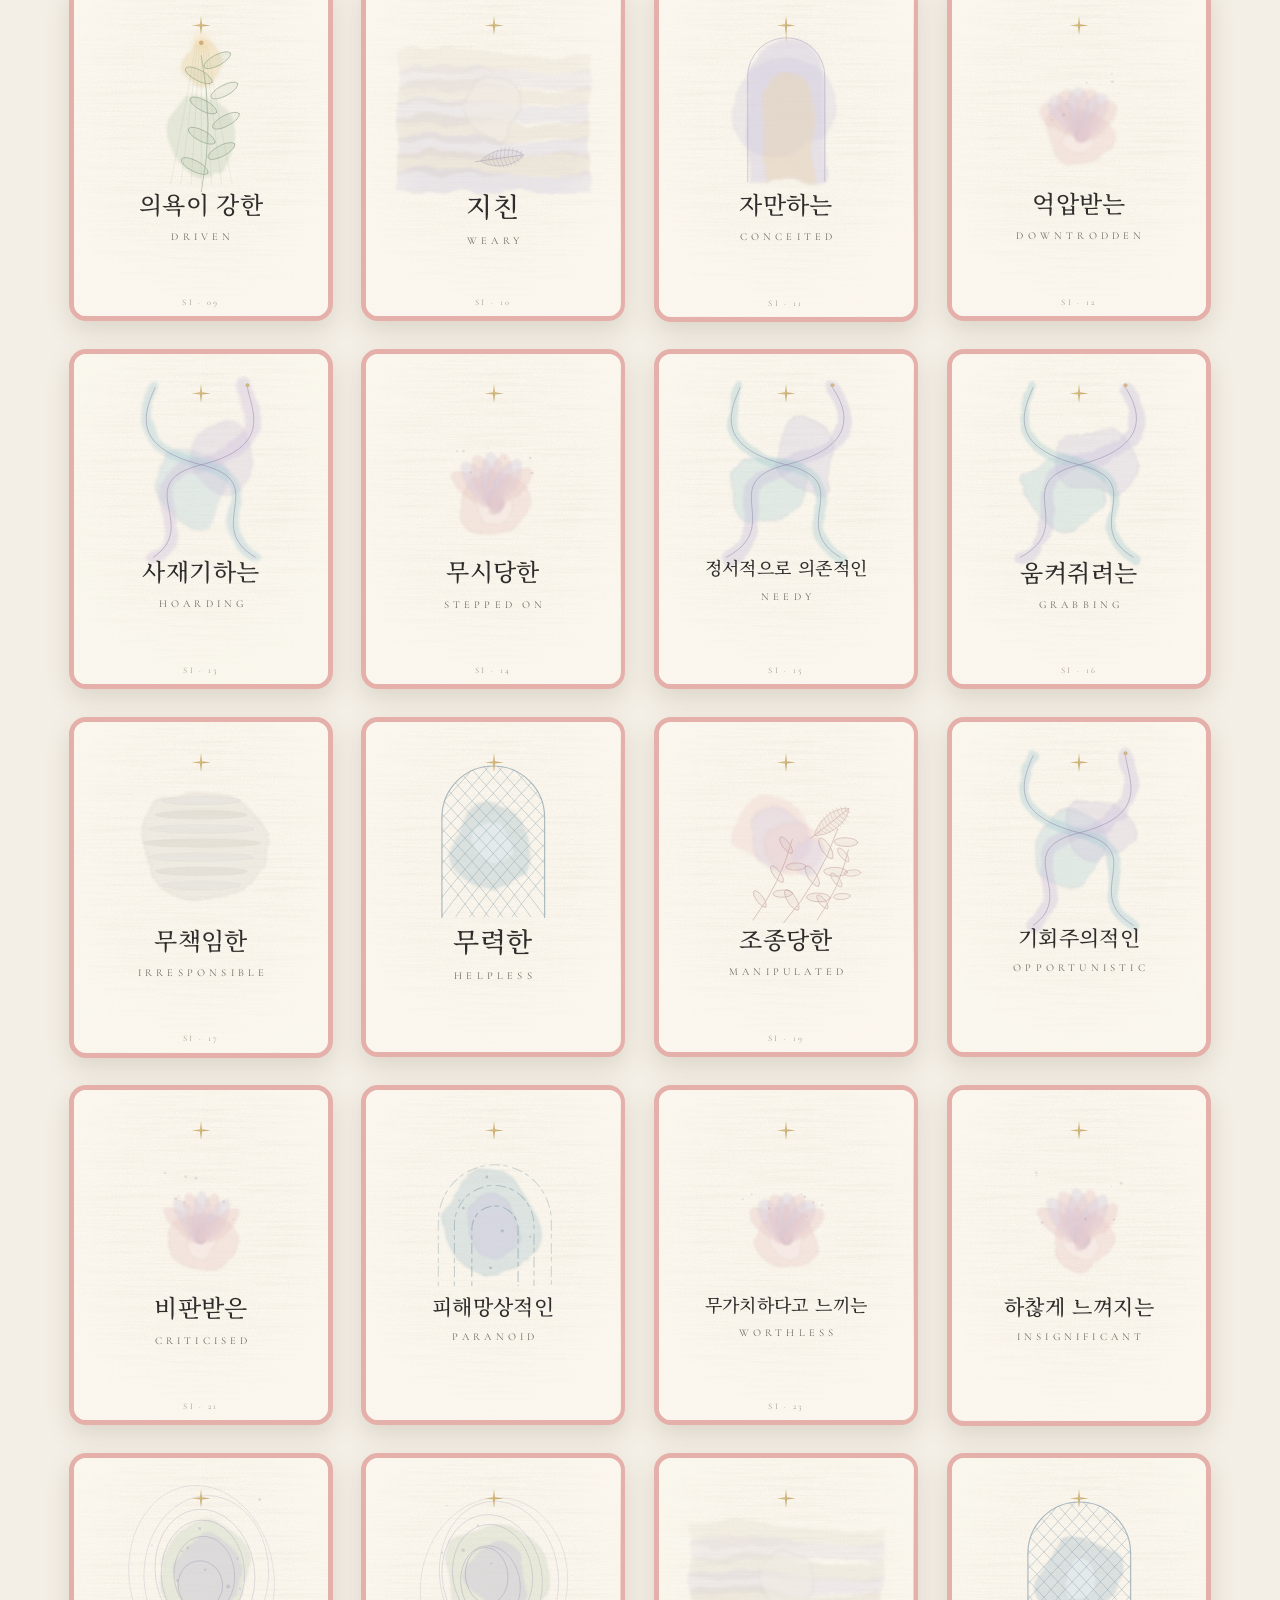
<file: assets/emotion-cards.html>
<!DOCTYPE html>
<html lang="ko">
<head>
<meta charset="utf-8">
<meta name="viewport" content="width=device-width, initial-scale=1">
<title>TARIN WELLNESS · 감정 탐색 카드 392</title>
<link rel="preconnect" href="https://fonts.googleapis.com">
<link rel="preconnect" href="https://fonts.gstatic.com" crossorigin>
<link href="https://fonts.googleapis.com/css2?family=Cormorant+Garamond:ital,wght@0,300;0,400;0,500;1,300;1,400&family=Noto+Sans+KR:wght@300;400&family=Noto+Serif+KR:wght@400;500;600&display=swap" rel="stylesheet">
<style>
:root{
  --bg:#f4efe6; --ink:#34322f; --paper:#fbf7ee; --gold:#c0a46e;
  --serif-ko:"Noto Serif KR","Noto Serif CJK KR","Nanum Myeongjo","AppleMyungjo","Batang",serif;
  --serif-en:"Cormorant Garamond","Garamond","Times New Roman",serif;
  --sans-ko:"Noto Sans KR","Apple SD Gothic Neo","Malgun Gothic",sans-serif;
  --hanji:url("data:image/svg+xml;utf8,<svg xmlns='http://www.w3.org/2000/svg' width='300' height='400'><filter id='a' x='0' y='0' width='100%25' height='100%25'><feTurbulence type='fractalNoise' baseFrequency='.01 .4' numOctaves='3' seed='4'/><feColorMatrix values='0 0 0 0 .66 0 0 0 0 .58 0 0 0 0 .46 1.2 0 0 0 -.52'/></filter><filter id='b' x='0' y='0' width='100%25' height='100%25'><feTurbulence type='fractalNoise' baseFrequency='.9' numOctaves='2' seed='9'/><feColorMatrix values='0 0 0 0 .5 0 0 0 0 .45 0 0 0 0 .38 1 0 0 0 -.4'/></filter><rect width='300' height='400' filter='url(%23a)' opacity='.22'/><rect width='300' height='400' filter='url(%23b)' opacity='.22'/></svg>");
}
*{box-sizing:border-box}
body{margin:0;background:var(--bg);color:var(--ink);font-family:var(--sans-ko);font-weight:300;-webkit-font-smoothing:antialiased}
header{padding:44px 20px 14px;text-align:center}
header .brand{font:400 30px var(--serif-en);letter-spacing:.42em;padding-left:.42em;color:#4f5d62}
header .sub{margin-top:10px;font:300 13px var(--serif-en);letter-spacing:.34em;padding-left:.34em;text-transform:uppercase;color:#8b8579}
header .sig{margin-top:14px;font:italic 300 19px var(--serif-en);color:#8a7c60;letter-spacing:.05em}
header small{display:block;margin-top:12px;font-size:12px;color:#9a948a}
.bar{position:sticky;top:0;z-index:5;background:rgba(244,239,230,.95);backdrop-filter:blur(6px);padding:12px 16px 10px;border-bottom:1px solid #e0d8ca}
.chips{display:flex;flex-wrap:wrap;gap:6px;justify-content:center;max-width:1100px;margin:0 auto}
.chip{display:flex;align-items:center;gap:6px;border:1px solid #ddd4c4;background:#fbf7ee;border-radius:999px;padding:5px 11px 5px 7px;font:400 12px var(--sans-ko);color:var(--ink);cursor:pointer}
.chip i{width:14px;height:14px;border-radius:50%;display:inline-block;border:1px solid rgba(0,0,0,.18)}
.chip[aria-pressed="true"]{background:#4f5d62;color:#fff;border-color:#4f5d62}
.tools{display:flex;flex-wrap:wrap;gap:8px;justify-content:center;align-items:center;margin-top:10px}
.tools input{width:min(260px,70vw);padding:8px 12px;border:1px solid #ddd4c4;border-radius:10px;font:300 14px var(--sans-ko);background:#fbf7ee}
.btn{border:0;background:#4f5d62;color:#fff;border-radius:10px;padding:9px 14px;font:400 13px var(--sans-ko);cursor:pointer}
.btn.alt{background:#fbf7ee;color:var(--ink);border:1px solid #ddd4c4}
.count{font-size:13px;color:#9a948a}
main{padding:22px 12px 70px;display:flex;flex-wrap:wrap;gap:28px;justify-content:center;max-width:1300px;margin:0 auto}
.sectionTitle{flex:0 0 100%;display:flex;align-items:center;gap:10px;font:400 21px var(--serif-en);letter-spacing:.2em;margin:16px 4px 0;color:#4f5d62}
.sectionTitle i{width:16px;height:16px;border-radius:50%;border:1px solid rgba(0,0,0,.2)}
.sectionTitle small{font:300 13px var(--sans-ko);color:#9a948a;letter-spacing:0}

/* ---- 카드: 가로 7cm x 세로 9cm ---- */
.card{width:7cm;height:9cm;perspective:1400px;cursor:pointer;flex:0 0 auto;border:0;background:none;padding:0;font:inherit;color:inherit;text-align:center}
.card:focus-visible{outline:3px solid #8aa6b4;outline-offset:4px;border-radius:14px}
.inner{position:relative;width:100%;height:100%;transition:transform .8s cubic-bezier(.3,.7,.2,1);transform-style:preserve-3d}
.card.flip .inner{transform:rotateY(180deg)}
.face{position:absolute;inset:0;backface-visibility:hidden;-webkit-backface-visibility:hidden;border-radius:.45cm;border:.14cm solid var(--c);background:var(--hanji),var(--paper);background-size:100% 100%,auto;box-shadow:0 10px 24px rgba(90,70,40,.15);overflow:hidden}
.card.white .face{box-shadow:0 0 0 1px #d6cfc2,0 10px 24px rgba(90,70,40,.13)}
.back{transform:rotateY(180deg)}
.art{position:absolute;inset:0}
.art svg{width:100%;height:100%;display:block}
.topstar{position:absolute;left:50%;top:.78cm;transform:translateX(-50%);width:.55cm;height:.55cm}
.txt{position:absolute;left:0;right:0;top:61%;height:24%;display:flex;flex-direction:column;justify-content:flex-start;align-items:center;padding:0 .6cm}
.ko{font-family:var(--serif-ko);font-weight:500;letter-spacing:.02em;line-height:1.35;color:#2f2d2b;word-break:keep-all;text-wrap:balance}
.en{font:400 10.5px var(--serif-en);letter-spacing:.4em;text-transform:uppercase;color:#6d675f;margin-top:.26cm;padding-left:.4em}
.num{position:absolute;left:0;right:0;bottom:.24cm;font:400 8.5px var(--serif-en);letter-spacing:.28em;color:#a39a88;z-index:2}
/* 뒷면 */
.bstar{position:absolute;left:50%;top:.78cm;transform:translateX(-50%);width:.55cm;height:.55cm}
.bcont{position:absolute;inset:1.55cm .6cm 1.62cm;display:flex;flex-direction:column;align-items:center;text-align:center}
.bcont .en2{font:400 12px var(--serif-en);letter-spacing:.34em;text-transform:uppercase;color:#6d675f;padding-left:.34em}
.bcont .mean{font:italic 300 13px var(--serif-ko);font-style:normal;color:#7a735f;margin-top:.22cm;word-break:keep-all}
.bcont .desc{font:300 11.5px/1.75 var(--sans-ko);margin-top:.3cm;color:#3b3935;word-break:keep-all}
.bcont .rule{width:62%;height:1px;background:linear-gradient(90deg,transparent,var(--gold),transparent);margin:.4cm 0 .3cm;flex:0 0 auto}
.bcont .lab{font:400 11px var(--serif-ko);color:#9a8760;letter-spacing:.12em}
.bcont .q{font:300 11.5px/1.75 var(--sans-ko);margin-top:.15cm;color:#3b3935;word-break:keep-all}
.bsprig{position:absolute;left:50%;bottom:.6cm;transform:translateX(-50%);width:1.4cm;height:.75cm}
dialog{border:0;border-radius:18px;padding:22px;background:var(--bg);max-width:96vw}
dialog::backdrop{background:rgba(30,26,20,.5)}
dialog .row{display:flex;gap:10px;justify-content:center;margin-top:14px}
.zoomwrap{display:flex;justify-content:center}
.zoomwrap .card{zoom:1.35}
.empty{padding:60px 0;color:#9a948a}

/* ---- 인쇄: A4 가로, 한 장에 8장(4열 x 2행) ---- */
@media print{
  @page{size:A4 landscape;margin:.5cm}
  body{background:#fff}
  header,.bar,dialog,.sectionTitle{display:none!important}
  main{display:grid;grid-template-columns:repeat(4,7cm);grid-auto-rows:9cm;gap:0;justify-content:center;padding:0;max-width:none}
  .card{break-inside:avoid;perspective:none}
  .inner{transition:none;transform:none!important}
  .back{display:none}
  .face{box-shadow:none!important;-webkit-print-color-adjust:exact;print-color-adjust:exact}
  .card.white .face{box-shadow:0 0 0 1px #bbb!important}
  .art svg{-webkit-print-color-adjust:exact;print-color-adjust:exact}
}
</style>
</head>
<body>
<svg width="0" height="0" style="position:absolute" aria-hidden="true"><defs>
  <filter id="wc0" x="-20%" y="-20%" width="140%" height="140%"><feTurbulence type="fractalNoise" baseFrequency=".03" numOctaves="3" seed="2" result="n"/><feDisplacementMap in="SourceGraphic" in2="n" scale="9"/><feGaussianBlur stdDeviation=".9"/></filter>
  <filter id="wc1" x="-20%" y="-20%" width="140%" height="140%"><feTurbulence type="fractalNoise" baseFrequency=".038" numOctaves="3" seed="7" result="n"/><feDisplacementMap in="SourceGraphic" in2="n" scale="11"/><feGaussianBlur stdDeviation="1"/></filter>
  <filter id="wc2" x="-20%" y="-20%" width="140%" height="140%"><feTurbulence type="fractalNoise" baseFrequency=".045" numOctaves="2" seed="11" result="n"/><feDisplacementMap in="SourceGraphic" in2="n" scale="8"/><feGaussianBlur stdDeviation=".8"/></filter>
  <filter id="wc3" x="-20%" y="-20%" width="140%" height="140%"><feTurbulence type="fractalNoise" baseFrequency=".026" numOctaves="4" seed="19" result="n"/><feDisplacementMap in="SourceGraphic" in2="n" scale="12"/><feGaussianBlur stdDeviation="1.1"/></filter>
  <filter id="soft" x="-50%" y="-50%" width="200%" height="200%"><feGaussianBlur stdDeviation="3.5"/></filter>
  <radialGradient id="tg" cx=".5" cy=".5" r=".5"><stop offset="0" stop-color="#fbf7ee" stop-opacity=".75"/><stop offset="1" stop-color="#fbf7ee" stop-opacity="0"/></radialGradient>
  <radialGradient id="vig" cx=".5" cy=".4" r=".62"><stop offset=".55" stop-color="#fbf7ee" stop-opacity="0"/><stop offset="1" stop-color="#fbf7ee" stop-opacity=".9"/></radialGradient>
  <linearGradient id="gold" x1="0" y1="0" x2="1" y2="1"><stop offset="0" stop-color="#e6d1a0"/><stop offset="1" stop-color="#b99a5c"/></linearGradient>
</defs></svg>

<header>
  <div class="brand">TARIN WELLNESS</div>
  <div class="sub">392 Emotional Exploration Cards</div>
  <div class="sig">Bringing People Back Home</div>
  <small>카드를 누르면 뒤집혀서 설명과 탐색 질문이 보여요 · 테두리 색은 14개 그룹을 은은하게 나타내요</small>
</header>
<div class="bar">
  <div class="chips" id="chips"></div>
  <div class="tools">
    <input id="q" type="search" placeholder="한글 또는 영어로 찾기 (예: 불안, lonely)" aria-label="카드 검색">
    <button class="btn" id="rand">랜덤 카드 뽑기</button>
    <button class="btn alt" id="allFlip">전체 뒤집기</button>
    <span class="count" id="count"></span>
  </div>
</div>
<main id="grid"></main>
<dialog id="dlg"><div class="zoomwrap" id="zoom"></div><div class="row"><button class="btn" id="again">다시 뽑기</button><button class="btn alt" id="close">닫기</button></div></dialog>

<script>
const DATA = [{"code": "CV", "name": "검정", "items": [["overloaded", "감당하기 벅찬", "감당하기 벅찬, 과부하된"], ["insufficient", "부족하다고 느끼는", "부족하다고 느끼는"], ["egotistical", "자기중심적인", "자기중심적인, 자만하는"], ["inadequate", "자신이 부족하게 느껴지는", "자신이 부족하게 느껴지는"], ["falsely secure", "거짓된 안정감을 느끼는", "거짓된 안정감을 느끼는"], ["insecure", "불안한", "불안한, 자신감이 없는"], ["impulsively decisive", "충동적으로 결정을 내리는", "충동적으로 결정을 내리는"], ["indecisive", "결정을 내리지 못하는", "결정을 내리지 못하는, 망설이는"], ["unexpressive", "감정을 잘 드러내지 않는", "감정을 잘 드러내지 않는"], ["effusive", "감정을 지나치게 표현하는", "감정을 지나치게 표현하는, 감정이 넘치는"], ["vengeful", "복수심에 불타는", "복수심에 불타는"], ["remorseless", "양심의 가책을 느끼지 않는", "양심의 가책을 느끼지 않는, 무자비한"], ["spiteful", "앙심을 품은", "앙심을 품은, 악의적인"], ["careless", "부주의한", "부주의한, 무심한"], ["distrustful", "불신하는", "불신하는, 의심하는"], ["betrayed", "배신당한", "배신당한, 신뢰를 저버림당한"], ["apathetic", "무관심한", "무관심한, 무감각한"], ["furious", "격분한", "격분한, 몹시 화가 난"], ["timid", "소심한", "소심한, 겁이 많은"], ["boisterous", "요란한", "요란한, 지나치게 활발한"], ["pestered", "귀찮게 시달리는", "귀찮게 시달리는, 성가신"], ["oblivious", "눈치채지 못하는", "눈치채지 못하는, 알아차리지 못하는"], ["euphoric", "희열에 찬", "희열에 찬, 황홀한"], ["agitated", "동요하는", "동요하는, 초조하고 불안한"], ["procrastinating", "미루는", "미루는, 꾸물거리는"], ["rushed", "쫓기는", "쫓기는, 서두르는"], ["cruel", "잔인한", "잔인한, 잔혹한"], ["sadistic", "가학적인", "가학적인, 타인의 고통에서 쾌감을 느끼는"]]}, {"code": "GV", "name": "흰색", "items": [["overcompetitive", "지나치게 경쟁적인", "지나치게 경쟁적인, 승부욕이 과한"], ["forlorn", "쓸쓸한", "쓸쓸한, 버림받은 듯한"], ["aloof", "냉담한", "냉담한, 거리감을 두는"], ["empty", "공허한", "공허한, 텅 빈 듯한"], ["talkative", "말이 많은", "말이 많은, 수다스러운"], ["tongue-tied", "말문이 막힌", "말문이 막힌, 말이 잘 나오지 않는"], ["imposed upon", "부당하게 이용당하는", "부당하게 이용당하는, 부담을 강요받는"], ["abandoned", "버림받은", "버림받은, 외면당한"], ["belligerent", "호전적인", "호전적인, 싸우려 드는"], ["futile", "헛된", "헛된, 아무 소용이 없다고 느끼는"], ["selfish", "이기적인", "이기적인, 자기만 생각하는"], ["helpless", "무력한", "무력한, 어찌할 수 없는"], ["manipulative", "조종하려는", "조종하려는, 교묘하게 자기 뜻대로 하려는"], ["lonely", "외로운", "외로운, 고독한"], ["unloved", "사랑받지 못한다고 느끼는", "사랑받지 못한다고 느끼는"], ["haughty", "거만한", "거만한, 오만한"], ["powerless", "힘이 없는", "힘이 없는, 무기력한"], ["overbearing", "강압적인", "강압적인, 지나치게 지배하려는"], ["sour", "심기가 불편한", "심기가 불편한, 퉁명스러운"], ["bitter", "씁쓸한", "씁쓸한, 원망스러운"], ["envious", "부러워하는", "부러워하는, 질투하는"], ["greedy", "욕심이 많은", "욕심이 많은, 탐욕스러운"], ["unneeded", "필요하지 않은 존재처럼 느껴지는", "필요하지 않은 존재처럼 느껴지는"], ["despairing", "절망적인", "절망적인, 희망을 잃은"], ["defeated", "패배한", "패배한, 좌절한"], ["cornered", "궁지에 몰린", "궁지에 몰린, 꼼짝할 수 없는"], ["unable", "할 수 없다고 느끼는", "할 수 없다고 느끼는, 능력이 부족하다고 느끼는"], ["agitated", "동요하는 (반복)", "동요하는, 초조하고 불안한 (반복)"]]}, {"code": "ST", "name": "진한 노랑", "items": [["impatient", "조급한", "조급한, 참을성이 없는"], ["apathetic", "무관심한 (반복)", "무관심한, 무감각한 (반복)"], ["rebellious", "반항적인", "반항적인, 저항하는"], ["submissive", "순종적인", "순종적인, 지나치게 복종하는"], ["repulsed", "혐오감을 느끼는", "혐오감을 느끼는, 거부감이 드는"], ["gullible", "잘 속는", "잘 속는, 쉽게 믿는"], ["discontented", "불만족스러운", "불만족스러운, 마음에 차지 않는"], ["passive", "수동적인", "수동적인, 소극적인"], ["uneasy", "불안한", "불안한, 마음이 편치 않은"], ["apathetic", "무관심한", "무관심한, 의욕이 없는"], ["grouchy", "짜증이 많은", "짜증이 많은, 신경질적인"], ["condescending", "깔보는", "깔보는, 잘난 체하는"], ["unreliable", "믿음직스럽지 못한", "믿음직스럽지 못한, 신뢰하기 어려운"], ["stepped on", "무시당한", "무시당한, 짓밟힌 듯한"], ["refusal to leave comfort zone", "익숙한 환경에서 벗어나기를 거부하는", "익숙한 환경에서 벗어나기를 거부하는"], ["uncomfortable", "불편한", "불편한, 마음이 불편한"], ["nonchalant", "태연한", "태연한, 무심한"], ["worried", "걱정하는", "걱정하는, 염려하는"], ["undiscriminating", "분별력 없는", "분별력 없는, 가리지 않는"], ["unaccepting", "받아들이지 못하는", "받아들이지 못하는, 수용하지 않는"], ["over-appreciative", "지나치게 고마워하는", "지나치게 고마워하는, 과도하게 감사 표현을 하는"], ["resentful", "원망하는", "원망하는, 앙심을 품은"], ["back out of", "약속이나 결정을 번복하고 빠져나오는", "약속이나 결정을 번복하고 빠져나오는, 중도에 포기하는"], ["frightened", "겁먹은", "겁먹은, 두려운"], ["unconcerned", "개의치 않는", "개의치 않는, 무관심한"], ["upset", "속상한", "속상한, 마음이 상한, 화가 난"], ["undetermined", "결정되지 않은", "결정되지 않은, 확신이 없는"], ["disgusted", "역겨운", "역겨운, 혐오감을 느끼는"]]}, {"code": "SP", "name": "연한 노랑", "items": [["grief", "비통함", "비통함, 깊은 슬픔"], ["sorrow", "슬픔", "슬픔, 애통함"], ["rejected", "거부당한", "거부당한, 거절당한"], ["refused", "거절당한", "거절당한, 받아들여지지 않은"], ["pity", "연민", "연민, 동정심"], ["repenting", "후회하는", "후회하는, 회개하는"], ["intolerant", "참을성이 없는", "참을성이 없는, 관용이 부족한"], ["abused", "학대당한", "학대당한, 부당한 대우를 받은"], ["abusive", "학대하는", "학대하는, 폭언이나 폭력을 행사하는"], ["fidgety", "안절부절못하는", "안절부절못하는, 부산스러운"], ["violent", "폭력적인", "폭력적인, 공격적인"], ["flight", "도피", "도피, 회피, 달아나려는 반응"], ["arrogant", "거만한", "거만한, 오만한"], ["over-empathetic", "지나치게 공감하는", "지나치게 공감하는, 타인의 감정을 과도하게 받아들이는"], ["bloated", "더부룩한 (감정 아닌 신체적)", "더부룩한, 부풀어 오른 듯한 (감정 아닌 신체적)"], ["stuffed", "배가 꽉 찬 (감정 아닌 신체적)", "배가 꽉 찬, 포만감이 지나친 (감정 아닌 신체적)"], ["undeserving", "받을 자격이 없다고 느끼는", "받을 자격이 없다고 느끼는"], ["abhorrent", "혐오스러운", "혐오스러운, 몹시 역겨운"], ["cowering", "겁에 질려 움츠러든", "겁에 질려 움츠러든"], ["unaccepted", "받아들여지지 않은", "받아들여지지 않은, 인정받지 못한"], ["self-pity", "자기연민", "자기연민, 자신을 불쌍하게 여기는 마음"], ["martyr", "희생자", "희생자, 자신을 희생하는 사람"], ["turned away", "외면당한", "외면당한, 거절당한"], ["left out", "소외된", "소외된, 따돌림당한, 소속되지 못한"], ["setting oneself up for criticism", "스스로 비판받을 상황을 만드는", "스스로 비판받을 상황을 만드는"], ["seeking approval", "인정받고 싶어 하는", "인정받고 싶어 하는, 타인의 승인을 구하는"], ["rebuked", "꾸중을 들은", "꾸중을 들은, 질책당한"], ["elevated ego due to applause", "칭찬과 박수로 자만심이 높아진", "칭찬과 박수로 자만심이 높아진"]]}, {"code": "HT", "name": "진한 빨강", "items": [["egotistical", "자기중심적인", "자기중심적인, 이기적인"], ["insecure", "자신감이 부족한", "자신감이 부족한, 불안한"], ["infatuated", "누군가에게 푹 빠진", "누군가에게 푹 빠진, 열중한"], ["heartbroken", "마음이 무너진", "마음이 무너진, 가슴 아픈"], ["vindictive", "복수심이 강한", "복수심이 강한, 앙심을 품은"], ["passive", "수동적인", "수동적인, 소극적인"], ["know-it-all", "모든 것을 아는 체하는 사람", "모든 것을 아는 체하는 사람, 잘난 척하는"], ["forgetful", "잘 잊어버리는", "잘 잊어버리는, 건망증이 있는"], ["disgusted", "혐오감을 느끼는", "혐오감을 느끼는, 역겨워하는"], ["apathetic", "무관심한", "무관심한, 무감각한, 의욕이 없는"], ["bitter", "씁쓸한", "씁쓸한, 원망과 앙심이 남은"], ["forlorn", "쓸쓸한", "쓸쓸한, 버림받은 듯한, 절망적인"], ["martyred", "희생당한 듯한", "희생당한 듯한, 희생을 감수하는"], ["betrayed", "배신당한", "배신당한, 신뢰를 저버림당한"], ["unforgiving", "용서하지 못하는", "용서하지 못하는, 너그럽지 못한"], ["gullible", "잘 속는", "잘 속는, 남을 쉽게 믿는"], ["easily influenced", "영향을 쉽게 받는", "영향을 쉽게 받는, 주변에 쉽게 휩쓸리는"], ["narrow-minded", "편협한", "편협한, 마음이 좁은"], ["unexpressive", "감정 표현이 적은", "감정 표현이 적은, 속마음을 잘 드러내지 않는"], ["effusive", "감정을 풍부하게 표현하는", "감정을 풍부하게 표현하는, 감정 표현이 넘치는"], ["greedy", "욕심이 많은", "욕심이 많은, 탐욕스러운"], ["jealous", "질투하는", "질투하는, 시기하는"], ["nauseous", "메스꺼운", "메스꺼운, 속이 울렁거리는"], ["worried", "걱정하는", "걱정하는, 염려하는"], ["ignorant", "무지한", "무지한, 잘 알지 못하는"], ["arrogant", "거만한", "거만한, 오만한"], ["guilty", "죄책감을 느끼는", "죄책감을 느끼는, 죄책감이 드는"], ["manipulative", "조종하려는", "조종하려는, 교묘하게 타인을 자기 뜻대로 움직이려는"]]}, {"code": "SI", "name": "연한 빨강", "items": [["pushed", "압박받는", "압박받는, 떠밀리는"], ["cornered", "궁지에 몰린", "궁지에 몰린, 옴짝달싹 못 하는"], ["egotistical", "자기중심적인", "자기중심적인, 이기적인"], ["humiliated", "굴욕감을 느끼는", "굴욕감을 느끼는, 모욕당한"], ["obliged", "의무감을 느끼는", "의무감을 느끼는, 어쩔 수 없이 해야 하는"], ["guilty", "죄책감을 느끼는", "죄책감을 느끼는, 죄책감이 드는"], ["overconfident", "지나치게 자신만만한", "지나치게 자신만만한, 과신하는"], ["doubtful", "의심스러운", "의심스러운, 확신이 없는"], ["driven", "의욕이 강한", "의욕이 강한, 목표에 몰두하는"], ["weary", "지친", "지친, 녹초가 된"], ["conceited", "자만하는", "자만하는, 잘난 체하는"], ["downtrodden", "억압받는", "억압받는, 짓눌린, 의기소침한"], ["hoarding", "사재기하는", "사재기하는, 지나치게 쌓아두는"], ["stepped on", "무시당한", "무시당한, 짓밟힌"], ["needy", "정서적으로 의존적인", "정서적으로 의존적인, 관심과 애정이 필요한"], ["grabbing", "움켜쥐려는", "움켜쥐려는, 탐욕스럽게 가지려는"], ["irresponsible", "무책임한", "무책임한"], ["helpless", "무력한", "무력한, 속수무책인"], ["manipulated", "조종당한", "조종당한, 이용당한"], ["opportunistic", "기회주의적인", "기회주의적인, 자신의 이익을 위해 기회를 이용하는"], ["criticised", "비판받은", "비판받은, 질책당한"], ["paranoid", "피해망상적인", "피해망상적인, 지나치게 의심하는"], ["worthless", "무가치하다고 느끼는", "무가치하다고 느끼는, 쓸모없다고 여기는"], ["insignificant", "하찮게 느껴지는", "하찮게 느껴지는, 중요하지 않은 존재처럼 느껴지는"], ["doubtful", "의심하는", "의심하는, 자신이 없는"], ["assuming", "지레짐작하는", "지레짐작하는, 사실로 단정하는"], ["procrastinating", "일을 미루는", "일을 미루는, 꾸물거리는"], ["compelled", "강요당하는", "강요당하는, 어쩔 수 없이 하게 되는"]]}, {"code": "BL", "name": "진한 보라", "items": [["futile", "헛된", "헛된, 무익한"], ["frustrated", "좌절한", "좌절한, 답답한"], ["exhausted", "기진맥진한", "기진맥진한, 완전히 지친"], ["daydreaming", "공상하는", "공상하는, 딴생각하는"], ["plodding", "느릿느릿 걷는", "느릿느릿 걷는, 꾸준히 느리게 진행하는"], ["useless", "쓸모없는", "쓸모없는, 무용한"], ["flippant", "경솔한", "경솔한, 진지하지 못한"], ["discarded", "버려진", "버려진, 폐기된"], ["weighed down", "짓눌린", "짓눌린, 부담을 느끼는"], ["weary", "지친", "지친, 피곤한"], ["grieved", "슬퍼하는", "슬퍼하는, 비통해하는"], ["lost", "길을 잃은", "길을 잃은, 방황하는"], ["haughty", "거만한", "거만한, 오만한"], ["reclusive", "은둔하는", "은둔하는, 사람들과 어울리지 않는"], ["used", "이용당한", "이용당한"], ["aggressive", "공격적인", "공격적인, 호전적인"], ["sceptical", "회의적인", "회의적인, 의심하는"], ["accused", "비난받은", "비난받은, 혐의를 받은"], ["stifled", "억압된", "억압된, 숨 막히는"], ["purposeless", "목적이 없는", "목적이 없는, 무의미한"], ["smug", "자기만족적인", "자기만족적인, 우쭐한"], ["yearning", "갈망하는", "갈망하는, 열망하는"], ["jealous", "질투하는", "질투하는, 시기하는"], ["competitive", "경쟁적인", "경쟁적인"], ["foolish", "어리석은", "어리석은, 바보 같은"], ["depleted", "고갈된", "고갈된, 소진된"], ["suppressed", "억눌린", "억눌린, 억압된"], ["unappreciated", "인정받지 못한", "인정받지 못한, 가치를 알아주지 않는"]]}, {"code": "KD", "name": "연한 보라", "items": [["terror", "극심한 공포", "극심한 공포, 공황"], ["fear", "두려움", "두려움, 공포"], ["confused", "혼란스러운", "혼란스러운, 당황한"], ["misunderstood", "오해받은", "오해받은, 잘못 이해된"], ["forceful", "강압적인", "강압적인, 단호한"], ["giving up", "포기하는", "포기하는, 단념하는"], ["accusing", "비난하는", "비난하는, 혐의를 제기하는"], ["blaming", "탓하는", "탓하는, 책임을 전가하는"], ["deceitful", "기만적인", "기만적인, 속이는"], ["unjustified", "정당하지 않은", "정당하지 않은, 근거가 없는"], ["intolerant", "편협한", "편협한, 관용이 없는"], ["easily appeased", "쉽게 달래지는", "쉽게 달래지는, 쉽게 진정되는"], ["revolutionary", "혁명적인", "혁명적인, 기존 질서를 뒤엎는"], ["passive", "수동적인", "수동적인, 소극적인"], ["held back by others", "다른 사람들에 의해 제약받는", "다른 사람들에 의해 제약받는, 발목 잡히는"], ["self-restraint", "자기 절제", "자기 절제, 자제력"], ["timid", "소심한", "소심한, 겁이 많은"], ["ashamed", "부끄러운", "부끄러운, 수치심을 느끼는"], ["intimidated", "위축된", "위축된, 겁먹은"], ["pushy", "강압적인", "강압적인, 지나치게 밀어붙이는"], ["over-accommodating", "지나치게 맞춰주는", "지나치게 맞춰주는, 과도하게 배려하는"], ["stubborn", "고집스러운", "고집스러운, 완고한"], ["gullible", "잘 속는", "잘 속는, 남을 쉽게 믿는"], ["disbelieving", "믿지 않는", "믿지 않는, 의심하는"], ["following the crowd", "대세를 따르는", "대세를 따르는, 군중심리에 휩쓸리는"], ["going against intuition", "직관에 반하는", "직관에 반하는, 자신의 직감을 거스르는"], ["stoic", "감정을 드러내지 않는", "감정을 드러내지 않는, 초연한"], ["reactive", "반응적인", "반응적인, 즉각적으로 반응하는"]]}, {"code": "PC", "name": "진한 주황", "items": [["bull-headed", "고집 센", "고집 센, 완고한"], ["tied down", "속박된", "속박된, 자유롭지 못한"], ["breathless", "숨이 가쁜", "숨이 가쁜, 숨이 멎을 듯한"], ["insincere", "진실하지 않은", "진실하지 않은, 진정성이 없는"], ["choiceless", "선택권이 없는", "선택권이 없는, 선택의 여지가 없는"], ["purposeless", "목적이 없는", "목적이 없는, 무의미한"], ["squeezed", "압박받는", "압박받는, 짓눌린"], ["downtrodden", "억압받는", "억압받는, 짓밟힌"], ["surprised", "놀란", "놀란, 뜻밖이라고 느끼는"], ["in the dark", "상황을 모르는", "상황을 모르는, 정보를 알지 못하는"], ["sour", "시큰둥한", "시큰둥한, 불쾌한, 씁쓸한"], ["used", "이용당한", "이용당한"], ["starved", "굶주린", "굶주린, 결핍된"], ["melancholy", "우울한", "우울한, 쓸쓸한, 서글픈"], ["incapable", "무능한", "무능한, 능력이 부족한"], ["unapproved", "승인되지 않은", "승인되지 않은, 인정받지 못한"], ["bittersweet revenge", "씁쓸하면서도 통쾌한 복수", "씁쓸하면서도 통쾌한 복수"], ["futility", "헛됨", "헛됨, 무익함, 무의미함"], ["footloose / fancy-free", "자유로운", "자유로운, 속박 없이 홀가분한"], ["incomprehensible", "이해할 수 없는", "이해할 수 없는, 납득하기 어려운"], ["cornered", "궁지에 몰린", "궁지에 몰린, 옴짝달싹 못 하는"], ["unresolved", "해결되지 않은", "해결되지 않은, 미해결의"], ["despondent", "낙담한", "낙담한, 절망적인"], ["exasperated", "몹시 짜증 난", "몹시 짜증 난, 진저리 나는"], ["hostile", "적대적인", "적대적인, 적의를 품은"], ["hateful", "혐오스러운", "혐오스러운, 증오심에 찬"], ["indifferent", "무관심한", "무관심한, 무덤덤한"], ["deeply depressed", "깊은 우울감에 빠진", "깊은 우울감에 빠진, 심하게 우울한"]]}, {"code": "TH", "name": "연한 주황", "items": [["frigid", "냉담한", "냉담한, 차가운, 정서적으로 차가운"], ["thoughtless", "배려심 없는", "배려심 없는, 생각이 짧은"], ["horrified", "소름 끼치는", "소름 끼치는, 공포에 질린"], ["uneasy", "불안한", "불안한, 마음이 편치 않은"], ["jump to conclusions", "성급하게 결론을 내리는", "성급하게 결론을 내리는, 지레짐작하는"], ["indecisive", "우유부단한", "우유부단한, 결정을 내리지 못하는"], ["stubborn", "고집 센", "고집 센, 완고한"], ["insignificant", "하찮게 느껴지는", "하찮게 느껴지는, 중요하지 않은"], ["pulling hair out", "머리를 쥐어뜯을 만큼 답답한", "머리를 쥐어뜯을 만큼 답답한, 극도로 초조한"], ["disgusted", "역겨운", "역겨운, 혐오감을 느끼는"], ["over-eager", "지나치게 의욕적인", "지나치게 의욕적인, 너무 열성적인"], ["depleted", "기력이 고갈된", "기력이 고갈된, 에너지가 바닥난"], ["dishonoured", "모욕당한", "모욕당한, 명예를 훼손당한"], ["sorrowful", "슬픔에 잠긴", "슬픔에 잠긴, 비통한"], ["begrudging", "마지못해 하는", "마지못해 하는, 못마땅해하는, 시기하는"], ["unmerciful", "무자비한", "무자비한, 인정사정없는"], ["foolish", "어리석은", "어리석은, 분별없는"], ["over-reactive", "과민하게 반응하는", "과민하게 반응하는, 지나치게 예민한"], ["resentful", "억울함과 원망이 쌓인", "억울함과 원망이 쌓인, 분개하는"], ["unforgiving", "용서하지 못하는", "용서하지 못하는, 쉽게 용서하지 않는"], ["insecure", "불안정한", "불안정한, 자신감이 부족한, 확신이 없는"], ["undisciplined", "절제력이 부족한", "절제력이 부족한, 자기 관리가 안 되는"], ["imprisoned", "갇힌", "갇힌, 속박된, 자유롭지 못한"], ["gluttony", "탐식", "탐식, 과식, 지나친 식욕"], ["unsatisfied", "만족하지 못하는", "만족하지 못하는, 충족되지 않은"], ["exhausted", "기진맥진한", "기진맥진한, 완전히 지친"], ["unaffectionate", "애정 표현이 부족한", "애정 표현이 부족한, 다정하지 않은"], ["possessive", "소유욕이 강한", "소유욕이 강한, 독점하려는, 집착하는"]]}, {"code": "GB", "name": "연한 초록", "items": [["egotistical", "자기중심적인", "자기중심적인, 이기적인"], ["low self-esteem", "낮은 자존감", "낮은 자존감, 자기존중감 부족"], ["resentment", "분노", "분노, 원망, 억울함"], ["easily manipulated", "쉽게 조종당하는", "쉽게 조종당하는, 남에게 휘둘리는"], ["despised", "멸시받는", "멸시받는, 혐오받는"], ["nonchalant", "무관심한", "무관심한, 태연한, 무심한"], ["arrogant", "거만한", "거만한, 오만한"], ["flippant", "경솔한", "경솔한, 진지하지 못한"], ["immaculate", "흠잡을 데 없는", "흠잡을 데 없는, 매우 깔끔한"], ["sloppy", "단정하지 못한", "단정하지 못한, 엉성한, 부주의한"], ["all-consumed", "완전히 사로잡힌", "완전히 사로잡힌, 온통 몰두한"], ["empty", "공허한", "공허한, 텅 빈"], ["extroverted", "외향적인", "외향적인"], ["introverted", "내향적인", "내향적인"], ["spineless", "줏대 없는", "줏대 없는, 소신 없는, 나약한"], ["mean", "심술궂은", "심술궂은, 못된, 비열한"], ["timid", "소심한", "소심한, 겁이 많은, 수줍은"], ["arrogant", "거만한", "거만한, 오만한"], ["obliged", "의무감을 느끼는", "의무감을 느끼는, 어쩔 수 없이 해야 하는"], ["pushed", "압박받는", "압박받는, 강요당하는, 떠밀린"], ["fretful", "걱정이 많은", "걱정이 많은, 안절부절못하는"], ["intolerant", "편협한", "편협한, 참을성이 없는, 관용이 없는"], ["punished", "처벌받은", "처벌받은, 벌을 받은"], ["mean", "심술궂은", "심술궂은, 못된, 비열한"], ["uprooted", "뿌리 뽑힌", "뿌리 뽑힌, 정착지를 잃은, 삶의 터전을 잃은"], ["disrespectful", "무례한", "무례한, 존중하지 않는"], ["failure", "실패자", "실패자, 실패, 낙오감"], ["overconfident", "지나치게 자신만만한", "지나치게 자신만만한, 과도하게 자신감이 넘치는"]]}, {"code": "LV", "name": "진한 초록", "items": [["unadaptable", "적응하지 못하는", "적응하지 못하는, 융통성 없는"], ["unimportant", "중요하지 않은", "중요하지 않은, 하찮게 여겨지는"], ["morbid", "병적인", "병적인, 우울하고 음울한"], ["deserted", "버려진", "버려진, 외면당한, 홀로 남겨진"], ["destructive", "파괴적인", "파괴적인, 해로운"], ["annoyed", "짜증 나는", "짜증 나는, 성가신"], ["attacked", "공격받는", "공격받는, 비난받는"], ["disquieted", "불안한", "불안한, 마음이 편치 않은"], ["ruthless", "무자비한", "무자비한, 냉혹한"], ["pessimistic", "비관적인", "비관적인, 부정적으로 생각하는"], ["seething", "격분한", "격분한, 속에서 분노가 끓어오르는"], ["incomplete", "불완전한", "불완전한, 미완성의, 부족한"], ["daring", "대담한", "대담한, 용감한, 과감한"], ["unwelcome", "환영받지 못하는", "환영받지 못하는, 달갑지 않은"], ["vulnerable", "상처받기 쉬운", "상처받기 쉬운, 취약한, 무방비한"], ["disappointed", "실망한", "실망한, 낙담한"], ["defeated", "패배한", "패배한, 좌절한, 기가 꺾인"], ["incensed", "몹시 화가 난", "몹시 화가 난, 격분한"], ["unprotected", "보호받지 못하는", "보호받지 못하는, 무방비 상태의"], ["vindicated", "정당성을 인정받은", "정당성을 인정받은, 결백함이 밝혀진"], ["boisterous", "시끄럽고 활발한", "시끄럽고 활발한, 떠들썩한"], ["attacked", "공격받는", "공격받는, 비난받는"], ["unapproachable", "다가가기 어려운", "다가가기 어려운, 냉담한"], ["deprived", "빼앗긴", "빼앗긴, 결핍된, 박탈당한"], ["unreceptive", "받아들이지 않는", "받아들이지 않는, 수용적이지 않은"], ["threatened", "위협받는", "위협받는, 위협을 느끼는"], ["unreliable", "신뢰할 수 없는", "신뢰할 수 없는, 믿음직스럽지 못한"], ["rigid", "경직된", "경직된, 융통성 없는, 완고한"]]}, {"code": "LU", "name": "진한 파랑", "items": [["exhilarated", "매우 신이 난", "매우 신이 난, 황홀한, 흥분한"], ["overly modest", "지나치게 겸손한", "지나치게 겸손한, 자신을 과도하게 낮추는"], ["intense desire", "강렬한 욕망", "강렬한 욕망, 간절한 열망"], ["unsettled", "불안한", "불안한, 마음이 편치 않은, 동요하는"], ["suffocated", "숨 막히는", "숨 막히는, 억압받는, 답답한"], ["hampered", "방해받는", "방해받는, 제약받는, 발목 잡힌"], ["unfaithful", "신의를 저버린", "신의를 저버린, 불충실한, 배신한"], ["troubled", "괴로운", "괴로운, 걱정이 많은, 심란한"], ["bold", "대담한", "대담한, 용감한, 과감한"], ["leery", "경계하는", "경계하는, 의심스러운, 조심스러운"], ["over-disciplined", "지나치게 규율적인", "지나치게 규율적인, 자기 통제가 과도한"], ["speechless", "말문이 막힌", "말문이 막힌, 할 말을 잃은"], ["hurtful", "상처를 주는", "상처를 주는, 마음 아프게 하는"], ["unworthy", "가치가 없는", "가치가 없는, 자격이 없다고 느끼는"], ["questioned", "의심받는", "의심받는, 추궁당하는, 질문받는"], ["dead", "죽은", "죽은, 생기가 없는, 무기력한"], ["holier than thou", "자신이 남보다 도덕적으로 우월하다고 여기는", "자신이 남보다 도덕적으로 우월하다고 여기는, 위선적으로 잘난 체하는"], ["destructive", "파괴적인", "파괴적인, 해로운"], ["claustrophobic", "폐쇄공포증을 느끼는", "폐쇄공포증을 느끼는, 갇힌 듯 답답한"], ["trapped", "갇힌", "갇힌, 빠져나올 수 없는, 꼼짝 못 하는"], ["numb", "감각이 없는", "감각이 없는, 무감각한, 감정이 마비된"], ["sarcastic", "빈정대는", "빈정대는, 비꼬는, 냉소적인"], ["unnurtured", "보살핌을 받지 못한", "보살핌을 받지 못한, 정서적으로 돌봄이 부족한"], ["rejected", "거절당한", "거절당한, 거부당한, 외면받은"], ["mistrust", "불신", "불신, 불신감, 믿지 못함"], ["pushed", "압박받는", "압박받는, 떠밀리는, 강요당하는"], ["stagnant", "정체된", "정체된, 침체된, 발전이 없는"], ["arrogant", "거만한", "거만한, 오만한, 잘난 체하는"]]}, {"code": "LI", "name": "연한 파랑", "items": [["impossible", "불가능한", "불가능한, 도저히 해낼 수 없는"], ["uncooperative", "비협조적인", "비협조적인, 협조하지 않는"], ["sorrowful", "슬픈", "슬픈, 비통한, 애통한"], ["lack of attention", "관심 부족", "관심 부족, 주의력 부족, 관심을 받지 못하는"], ["euphoric", "매우 행복한", "매우 행복한, 황홀한, 들뜬"], ["inadequate", "부족한", "부족한, 불충분한, 자격이 없다고 느끼는"], ["disrespectful", "무례한", "무례한, 존중하지 않는"], ["submissive", "순종적인", "순종적인, 복종하는, 자기주장을 하지 못하는"], ["uprooted", "뿌리 뽑힌", "뿌리 뽑힌, 삶의 터전을 잃은, 소속감을 잃은"], ["sceptical", "회의적인", "회의적인, 의심하는, 쉽게 믿지 않는"], ["burdensome", "부담스러운", "부담스러운, 짐이 되는"], ["disinterested", "무관심한", "무관심한, 흥미가 없는"], ["wasteful", "낭비하는", "낭비하는, 비경제적인"], ["weary", "지친", "지친, 피곤한, 진력이 난"], ["bored", "지루한", "지루한, 따분한"], ["vindictive", "복수심에 찬", "복수심에 찬, 앙심을 품은"], ["unexpressive", "감정 표현이 적은", "감정 표현이 적은, 감정을 잘 드러내지 않는"], ["uncompassionate", "연민이 없는", "연민이 없는, 무자비한, 동정심이 부족한"], ["reclusive", "은둔하는", "은둔하는, 사람들과 어울리기를 꺼리는"], ["grief", "깊은 슬픔", "깊은 슬픔, 비탄, 애도"], ["offended", "기분이 상한", "기분이 상한, 모욕감을 느끼는"], ["bravado", "허세", "허세, 과시적인 용기, 두려움을 감추는 태도"], ["unmotivated", "의욕이 없는", "의욕이 없는, 동기부여가 되지 않는"], ["shattered", "산산이 부서진", "산산이 부서진, 큰 충격으로 무너진"], ["squeamish", "비위가 약한", "비위가 약한, 혐오감이나 불편함을 쉽게 느끼는"], ["envious", "부러워하는", "부러워하는, 질투하는"], ["desperate", "절박한", "절박한, 절망적인, 간절한"], ["greedy", "욕심 많은", "욕심 많은, 탐욕스러운"]]}];
const MAP = {"overloaded": "overwhelmed", "rushed": "overwhelmed", "weighed down": "overwhelmed", "squeezed": "overwhelmed", "burdensome": "overwhelmed", "pulling hair out": "overwhelmed", "troubled": "overwhelmed", "impatient": "overwhelmed", "pestered": "overwhelmed", "agitated": "overwhelmed", "sorrow": "sad", "sorrowful": "sad", "melancholy": "sad", "forlorn": "sad", "despondent": "sad", "deeply depressed": "sad", "despairing": "sad", "morbid": "sad", "pessimistic": "sad", "repenting": "sad", "pity": "sad", "grief": "cry", "grieved": "cry", "heartbroken": "cry", "shattered": "cry", "lonely": "lonely", "empty": "lonely", "left out": "lonely", "abandoned": "lonely", "deserted": "lonely", "discarded": "lonely", "uprooted": "lonely", "unneeded": "lonely", "unwelcome": "lonely", "unloved": "lonely", "rejected": "lonely", "turned away": "lonely", "lost": "lonely", "reclusive": "lonely", "introverted": "lonely", "refused": "lonely", "unaccepted": "lonely", "unapproved": "lonely", "unappreciated": "lonely", "despised": "lonely", "deprived": "lonely", "unnurtured": "lonely", "lack of attention": "lonely", "starved": "lonely", "flight": "lonely", "furious": "angry", "seething": "angry", "incensed": "angry", "vengeful": "angry", "spiteful": "angry", "vindictive": "angry", "hateful": "angry", "hostile": "angry", "belligerent": "angry", "violent": "angry", "aggressive": "angry", "cruel": "angry", "sadistic": "angry", "exasperated": "angry", "destructive": "angry", "abusive": "angry", "ruthless": "angry", "unmerciful": "angry", "remorseless": "angry", "bittersweet revenge": "angry", "overbearing": "angry", "mean": "angry", "accusing": "angry", "blaming": "angry", "sour": "annoyed", "bitter": "annoyed", "grouchy": "annoyed", "annoyed": "annoyed", "resentful": "annoyed", "resentment": "annoyed", "unforgiving": "annoyed", "begrudging": "annoyed", "discontented": "annoyed", "sarcastic": "annoyed", "upset": "annoyed", "offended": "annoyed", "uncooperative": "annoyed", "impossible": "annoyed", "unreceptive": "annoyed", "unaccepting": "annoyed", "intolerant": "annoyed", "disrespectful": "annoyed", "unjustified": "annoyed", "terror": "fear", "fear": "fear", "frightened": "fear", "horrified": "fear", "cowering": "fear", "timid": "fear", "intimidated": "fear", "paranoid": "fear", "threatened": "fear", "vulnerable": "fear", "unprotected": "fear", "breathless": "fear", "attacked": "fear", "accused": "fear", "desperate": "fear", "insecure": "anxious", "uneasy": "anxious", "worried": "anxious", "fidgety": "anxious", "fretful": "anxious", "disquieted": "anxious", "unsettled": "anxious", "doubtful": "anxious", "leery": "anxious", "uncomfortable": "anxious", "distrustful": "anxious", "sceptical": "anxious", "indecisive": "anxious", "undetermined": "anxious", "unresolved": "anxious", "mistrust": "anxious", "questioned": "anxious", "assuming": "anxious", "jump to conclusions": "anxious", "impulsively decisive": "anxious", "incomplete": "anxious", "euphoric": "joy", "exhilarated": "joy", "effusive": "joy", "boisterous": "joy", "talkative": "joy", "footloose / fancy-free": "joy", "extroverted": "joy", "vindicated": "joy", "immaculate": "joy", "egotistical": "smug", "arrogant": "smug", "haughty": "smug", "conceited": "smug", "smug": "smug", "condescending": "smug", "holier than thou": "smug", "overconfident": "smug", "overcompetitive": "smug", "selfish": "smug", "falsely secure": "smug", "elevated ego due to applause": "smug", "bravado": "smug", "ignorant": "smug", "guilty": "shame", "ashamed": "shame", "humiliated": "shame", "dishonoured": "shame", "undeserving": "shame", "unworthy": "shame", "worthless": "shame", "insignificant": "shame", "unimportant": "shame", "inadequate": "shame", "insufficient": "shame", "overly modest": "shame", "punished": "shame", "rebuked": "shame", "criticised": "shame", "stepped on": "shame", "downtrodden": "shame", "setting oneself up for criticism": "shame", "failure": "shame", "incapable": "shame", "weary": "tired", "exhausted": "tired", "depleted": "tired", "stagnant": "tired", "daydreaming": "tired", "sloppy": "tired", "procrastinating": "tired", "plodding": "tired", "unmotivated": "tired", "bored": "tired", "wasteful": "tired", "undisciplined": "tired", "back out of": "tired", "apathetic": "numb", "indifferent": "numb", "nonchalant": "numb", "unconcerned": "numb", "disinterested": "numb", "numb": "numb", "dead": "numb", "unexpressive": "numb", "stoic": "numb", "aloof": "numb", "frigid": "numb", "unaffectionate": "numb", "careless": "numb", "thoughtless": "numb", "flippant": "numb", "oblivious": "numb", "passive": "numb", "uncompassionate": "numb", "unapproachable": "numb", "undiscriminating": "numb", "irresponsible": "numb", "confused": "confused", "incomprehensible": "confused", "in the dark": "confused", "misunderstood": "confused", "choiceless": "confused", "speechless": "confused", "going against intuition": "confused", "forgetful": "confused", "surprised": "surprise", "disgusted": "disgust", "repulsed": "disgust", "abhorrent": "disgust", "nauseous": "disgust", "squeamish": "disgust", "bloated": "disgust", "stuffed": "disgust", "gluttony": "disgust", "cornered": "trapped", "trapped": "trapped", "helpless": "trapped", "powerless": "trapped", "tied down": "trapped", "imprisoned": "trapped", "hampered": "trapped", "claustrophobic": "trapped", "suffocated": "trapped", "held back by others": "trapped", "pushed": "trapped", "obliged": "trapped", "compelled": "trapped", "suppressed": "trapped", "stifled": "trapped", "imposed upon": "trapped", "defeated": "defeated", "futile": "defeated", "futility": "defeated", "useless": "defeated", "purposeless": "defeated", "giving up": "defeated", "unable": "defeated", "manipulative": "sly", "deceitful": "sly", "opportunistic": "sly", "insincere": "sly", "unfaithful": "sly", "envious": "sly", "jealous": "sly", "greedy": "sly", "hoarding": "sly", "grabbing": "sly", "possessive": "sly", "needy": "sly", "unreliable": "sly", "disbelieving": "sly", "gullible": "submissive", "submissive": "submissive", "easily influenced": "submissive", "easily manipulated": "submissive", "following the crowd": "submissive", "spineless": "submissive", "seeking approval": "submissive", "martyr": "submissive", "martyred": "submissive", "used": "submissive", "manipulated": "submissive", "stubborn": "stubborn", "rigid": "stubborn", "unadaptable": "stubborn", "refusal to leave comfort zone": "stubborn", "forceful": "stubborn", "pushy": "stubborn", "rebellious": "stubborn", "revolutionary": "stubborn", "reactive": "stubborn", "driven": "determined", "bold": "determined", "daring": "determined", "competitive": "determined", "infatuated": "love", "yearning": "love", "intense desire": "love", "betrayed": "hurt", "hurtful": "hurt", "abused": "hurt", "frustrated": "frustrated", "disappointed": "frustrated", "unsatisfied": "frustrated", "all-consumed": "overwhelmed", "bull-headed": "stubborn", "know-it-all": "smug", "narrow-minded": "smug", "over-accommodating": "submissive", "over-appreciative": "submissive", "over-disciplined": "tired", "over-eager": "joy", "over-empathetic": "submissive", "over-reactive": "overwhelmed", "self-pity": "sad", "self-restraint": "numb", "low self-esteem": "anxious", "tongue-tied": "confused", "easily appeased": "submissive", "foolish": "confused"};
/* 테두리: 그룹을 알아볼 수 있되 채도를 낮춘 색 */
const COLORS = {CV:'#55514d',GV:'#fffdf8',ST:'#d8c27e',SP:'#f0e4ae',HT:'#bb7a74',SI:'#e6b0aa',BL:'#8f7baa',KD:'#c8b9de',PC:'#d6a07a',TH:'#ecc9a6',GB:'#b6d1aa',LV:'#82a68a',LU:'#7f93c0',LI:'#adcfe0'};

/* ================= 감정 → 자연 속 에너지 그림 ================= */
function hash(s){let h=2166136261;for(let i=0;i<s.length;i++){h^=s.charCodeAt(i);h=Math.imul(h,16777619)}return h>>>0}
function mulberry(a){return function(){a|=0;a=a+0x6D2B79F5|0;let t=Math.imul(a^a>>>15,1|a);t=t+Math.imul(t^t>>>7,61|t)^t;return((t^t>>>14)>>>0)/4294967296}}
const CX=70, CY=86; let UID=0, RIM='#888'; const GOLD='#c9ad76';
const n1=v=>Math.round(v*10)/10;
function blob(r,cx,cy,rad,n,irr){
  const pts=[];for(let i=0;i<n;i++){const a=i/n*6.2832+r()*.3,rr=rad*(1+(r()-.5)*2*irr);pts.push([cx+Math.cos(a)*rr,cy+Math.sin(a)*rr])}
  const mid=(p,q)=>[(p[0]+q[0])/2,(p[1]+q[1])/2];let m=mid(pts[n-1],pts[0]);let d=`M${n1(m[0])} ${n1(m[1])}`;
  for(let i=0;i<n;i++){const p=pts[i],q=mid(p,pts[(i+1)%n]);d+=`Q${n1(p[0])} ${n1(p[1])} ${n1(q[0])} ${n1(q[1])}`}return d+'Z';
}
function wash(r,f,cx,cy,rad,col,op,irr=.2,n=9,sx=1){
  const d=blob(r,cx,cy,rad,n,irr);
  const tf=sx!==1?` transform="translate(${cx} ${cy}) scale(${sx} 1) translate(${-cx} ${-cy})"`:'';
  return `<g${tf} filter="url(#wc${f})"><path d="${d}" fill="${col}" opacity="${op}"/><path d="${d}" fill="none" stroke="${RIM}" stroke-width=".7" opacity=".2"/></g>`;
}
const L=(d,w,op,col,extra='')=>`<path d="${d}" fill="none" stroke="${col}" stroke-width="${w}" stroke-linecap="round" stroke-linejoin="round" opacity="${op}" ${extra}/>`;
const dot=(x,y,rad,col,op)=>`<circle cx="${n1(x)}" cy="${n1(y)}" r="${n1(rad)}" fill="${col}" opacity="${op}"/>`;
const STAR='M0 -13 L1.5 -1.5 L13 0 L1.5 1.5 L0 13 L-1.5 1.5 L-13 0 L-1.5 -1.5Z';
const star4=(x,y,s,col,op)=>`<path transform="translate(${x} ${y}) scale(${s})" d="${STAR}" fill="${col}" opacity="${op}"/>`;
function spiral(cx,cy,a,turns,rot){let d='';for(let t=0;t<=turns*6.283;t+=.25){const rr=a*t;d+=(d?' L':'M')+n1(cx+Math.cos(t+rot)*rr*.9)+' '+n1(cy+Math.sin(t+rot)*rr)}return d}
function feather(x,y,len,rot,col,op){
  const w=len*.26;let s=`<g transform="translate(${x} ${y}) rotate(${rot})" opacity="${op}">`;
  s+=`<path d="M0 0 C${n1(-w)} ${n1(-len*.3)} ${n1(-w*.8)} ${n1(-len*.8)} 0 ${-len} C${n1(w*.8)} ${n1(-len*.8)} ${n1(w)} ${n1(-len*.3)} 0 0Z" fill="${col}" fill-opacity=".16" stroke="${col}" stroke-width=".5"/><path d="M0 ${n1(len*.12)} L0 ${-len}" stroke="${col}" stroke-width=".6"/>`;
  for(let k=1;k<=10;k++){const t=k/11,py=-len*t,bw=w*Math.sin(Math.PI*t*.95)*.9;s+=`<path d="M0 ${n1(py)} L${n1(-bw)} ${n1(py-len*.06)} M0 ${n1(py)} L${n1(bw)} ${n1(py-len*.06)}" stroke="${col}" stroke-width=".35" fill="none"/>`}
  return s+'</g>';
}
function branch(x,y,len,rot,col,op,leaves=6){
  let s=`<g transform="translate(${x} ${y}) rotate(${rot})" opacity="${op}" stroke="${col}" stroke-width=".6" stroke-linecap="round" fill="none"><path d="M0 0 Q${n1(len*.1)} ${n1(-len*.5)} 0 ${-len}"/>`;
  for(let k=0;k<leaves;k++){const t=(k+1)/(leaves+1),py=-len*t,px=len*.1*Math.sin(Math.PI*t)*1.0,sd=k%2?1:-1;
    s+=`<ellipse cx="${n1(px+sd*len*.11)}" cy="${n1(py-len*.03)}" rx="${n1(len*.11)}" ry="${n1(len*.04)}" transform="rotate(${-sd*28} ${n1(px)} ${n1(py)})" fill="${col}" fill-opacity=".14"/>`}
  return s+'</g>';
}
const arch=(cx,base,w,h)=>`M${cx-w} ${base} V${base-h+w} A${w} ${w} 0 0 1 ${cx+w} ${base-h+w} V${base}`;

/* 팔레트(채도 낮은 6색 계열): [색1, 색2, 밝은 중심, 선색] */
const PAL={
 calm:['#a9cdd3','#bccdb4','#f6efe2','#7fa4ad'], surprise:['#b3d3d8','#ead9a9','#fbf4e2','#8aaab2'],
 overwhelmed:['#cdc4de','#e5c1bd','#d8d0c2','#9a90b4'], frustrated:['#e0bdb7','#cdc4de','#ddd3c6','#a98b87'],
 sad:['#aecdd6','#cdc4de','#eef1ef','#7096a3'], cry:['#a5c8d2','#c5dde0','#f1f5f3','#6f95a2'],
 lonely:['#dcd6e8','#eee9e0','#fbf6ea','#a79bc2'], angry:['#dcb0a6','#e5c9a3','#f7ead8','#b08278'],
 annoyed:['#dccb9f','#bccdb4','#f5eedb','#948858'], fear:['#a9c3cd','#cdc4de','#f0f1f0','#7a95a2'],
 anxious:['#cdc4de','#bccdb4','#f2eef4','#9a93b2'], joy:['#e8c6c0','#ecdcb0','#fbf3e2','#c4a768'],
 smug:['#cdc4de','#e8d8ab','#f4eee6','#a395b8'], shame:['#e8c8c4','#d6cce0','#f8eeea','#b8979a'],
 tired:['#d6cfe0','#d8d0c0','#f1ece4','#968ea2'], numb:['#d0cbc1','#dcdcd8','#f3f0ea','#a09b90'],
 confused:['#a9cdd3','#e5c1bd','#f6efe2','#86a8ae'], disgust:['#b7c8a8','#cdb9c9','#e8e8d6','#86957a'],
 trapped:['#a9c0ca','#bccdb4','#e8eef0','#7590a0'], defeated:['#b4abcc','#a9c0ca','#e4e1ee','#7a7494'],
 sly:['#cdc4de','#a9cdd3','#eee6f0','#8a7ca4'], submissive:['#eed3ca','#d9d0e4','#fbf0e8','#bb978e'],
 stubborn:['#cfc3ad','#bccdb4','#f2ebdf','#938468'], determined:['#bccdb4','#ead9a9','#f1f4e8','#86a082'],
 love:['#e8c0bb','#ecd8b2','#fbf0e6','#c79792'], hurt:['#a9cdd3','#e5c1bd','#f8f0ec','#8499ab']
};
const G={};
G.calm=(r,f,p)=>{let s='';for(let i=0;i<5;i++)s+=wash(r,f,CX,CY,56-i*10,i%2?p[1]:p[0],.32+i*.05,.1,10,.86);
  s+=wash(r,f,CX,CY,14,p[2],.8,.1);
  for(let i=1;i<=4;i++)s+=`<ellipse cx="${CX}" cy="${CY}" rx="${12+i*12}" ry="${14+i*14}" fill="none" stroke="${p[3]}" stroke-width=".4" opacity=".3"/>`;
  if(r()<.5)s+=feather(CX+26,CY+36,32,28,p[3],.6);return s};
G.surprise=(r,f,p)=>{let s=wash(r,f,CX,CY,34,p[1],.4,.2)+wash(r,f,CX,CY,22,p[0],.4,.2)+wash(r,f,CX,CY,10,p[2],.9,.1);
  for(let i=0;i<14;i++){const a=i/14*6.283,r1=26,r2=r1+(i%2?10:22);s+=L(`M${n1(CX+Math.cos(a)*r1)} ${n1(CY+Math.sin(a)*r1)} L${n1(CX+Math.cos(a)*r2)} ${n1(CY+Math.sin(a)*r2)}`,.6,.7,GOLD)}
  for(let i=0;i<10;i++){const a=r()*6.283,d=38+r()*20;s+=dot(CX+Math.cos(a)*d,CY+Math.sin(a)*d,.8+r()*1.2,GOLD,.7)}return s+star4(CX,CY,.9,'#fff',.9)};
G.overwhelmed=(r,f,p)=>{let s='';for(let i=0;i<8;i++)s+=wash(r,f,CX+(r()-.5)*40,CY+(r()-.5)*50,16+r()*26,i%2?p[0]:p[1],.3,.18,9);s+=wash(r,f,CX,CY,18,p[2],.5,.2);
  return s+branch(CX-30,CY+58,72,18+r()*10,p[3],.55,5)+branch(CX+28,CY+58,66,-22,p[3],.55,5)+branch(CX,CY+62,78,r()*12-6,p[3],.5,6)};
G.frustrated=(r,f,p)=>{let s=wash(r,f,CX,CY,40,p[0],.4,.3)+wash(r,f,CX+8,CY+6,30,p[1],.35,.3)+wash(r,f,CX-6,CY-8,20,p[2],.6,.3);
  for(let i=0;i<14;i++){const q=()=>[n1(CX+(r()-.5)*96),n1(CY+(r()-.5)*120)];const a=q(),b=q(),c=q(),d=q();s+=L(`M${a} C${b} ${c} ${d}`,.6,.5,p[3])}return s};
function drop(x,y,col,rim){return `<path d="M${n1(x)} ${n1(y-5)} Q${n1(x+4)} ${n1(y+3)} ${n1(x)} ${n1(y+6)} Q${n1(x-4)} ${n1(y+3)} ${n1(x)} ${n1(y-5)}Z" fill="${col}" opacity=".6" stroke="${rim}" stroke-width=".4"/>`}
G.sad=(r,f,p,cry)=>{let s=wash(r,f,CX,CY-24,36,p[1],.4,.2)+wash(r,f,CX,CY-30,22,p[0],.45,.2)+wash(r,f,CX,CY-32,10,p[2],.7,.15);
  const n=cry?9:6;for(let i=0;i<n;i++){const x=CX-38+i*(76/(n-1))+(r()-.5)*5,y0=CY-8+r()*12,len=20+r()*(cry?42:30);s+=L(`M${n1(x)} ${n1(y0)} L${n1(x)} ${n1(y0+len)}`,.7,.4,p[3])+drop(x,y0+len+4,p[0],p[3])}
  for(let i=1;i<=3;i++)s+=`<ellipse cx="${CX}" cy="${CY+58}" rx="${14+i*14}" ry="${3+i*3}" fill="none" stroke="${p[3]}" stroke-width=".5" opacity="${.5-i*.1}"/>`;
  if(cry)s+=wash(r,f,CX,CY+58,30,p[1],.35,.15,9,1.8);return s};
G.cry=(r,f,p)=>G.sad(r,f,p,true);
G.lonely=(r,f,p)=>{let s=wash(r,f,CX,CY,56,p[0],.28,.15,10,.85)+wash(r,f,CX,CY,34,p[1],.35,.2);
  const sd=r()<.5?-1:1,bx=CX+sd*(22+r()*8),by=CY-26-r()*8;
  s+=`<circle cx="${n1(bx)}" cy="${n1(by)}" r="9" fill="#f4e6c4" opacity=".8" filter="url(#soft)"/>`+star4(n1(bx),n1(by),.8,'#fff',.95)+feather(CX-sd*20,CY+44,30,-sd*30+12,p[3],.6);
  for(let i=0;i<10;i++)s+=dot(14+r()*112,14+r()*150,.5+r()*1,p[3],.18+r()*.25);return s};
G.angry=(r,f,p)=>{let s=wash(r,f,CX,CY,34,p[1],.35,.25)+wash(r,f,CX,CY,22,p[0],.4,.25);const n=16;
  for(let i=0;i<n;i++){const a=i/n*6.283+r()*.2,r1=20,r2=r1+14+r()*30,w=.15;
    const x1=n1(CX+Math.cos(a-w)*r1),y1=n1(CY+Math.sin(a-w)*r1),x2=n1(CX+Math.cos(a)*r2),y2=n1(CY+Math.sin(a)*r2),x3=n1(CX+Math.cos(a+w)*r1),y3=n1(CY+Math.sin(a+w)*r1);
    s+=`<path d="M${x1} ${y1} L${x2} ${y2} L${x3} ${y3}Z" fill="${i%2?p[0]:p[1]}" opacity=".32" stroke="${p[3]}" stroke-width=".5" stroke-opacity=".5" filter="url(#wc${f})"/>`}
  return s};
G.annoyed=(r,f,p)=>{let s=wash(r,f,CX,CY+6,44,p[1],.3,.25)+wash(r,f,CX-4,CY+10,30,p[0],.38,.25);
  for(let k=0;k<20;k++){const x=24+k*4.9+(r()-.5)*3,y=CY+44,tx=x+(r()-.35)*22,ty=y-26-r()*34;s+=L(`M${n1(x)} ${y} Q${n1(x+(tx-x)*.2)} ${n1(y-(y-ty)*.6)} ${n1(tx)} ${n1(ty)}`,.6,.5,p[3])}return s};
G.fear=(r,f,p)=>{let s=wash(r,f,CX,CY+8,36,p[0],.35,.25)+wash(r,f,CX,CY+10,22,p[1],.4,.25);
  for(let i=0;i<3;i++){const w=18+i*13,h=62+i*16,j=n1((r()-.5)*3);s+=L(arch(CX+Number(j),CY+58,w,h),.8,.55-i*.1,p[3],'stroke-dasharray="3 4 8 3"')}
  for(let i=0;i<6;i++)s+=dot(CX+(r()-.5)*70,CY+(r()-.5)*100,.6+r()*.9,p[3],.4);return s};
G.anxious=(r,f,p)=>{let s=wash(r,f,CX,CY,40,p[1],.3,.25)+wash(r,f,CX+4,CY-4,26,p[0],.38,.28);
  for(let i=0;i<6;i++)s+=`<ellipse cx="${n1(CX+(r()-.5)*10)}" cy="${n1(CY+(r()-.5)*10)}" rx="${n1(14+i*8+r()*4)}" ry="${n1(18+i*10+r()*4)}" transform="rotate(${n1((r()-.5)*24)} ${CX} ${CY})" fill="none" stroke="${p[3]}" stroke-width=".6" opacity="${(.5-i*.05).toFixed(2)}"/>`;
  for(let i=0;i<12;i++)s+=dot(CX+(r()-.5)*104,CY+(r()-.5)*124,.6+r()*1.1,p[3],.32);return s};
G.joy=(r,f,p)=>{let s='';for(let i=0;i<9;i++)s+=`<ellipse cx="${CX}" cy="${CY-24}" rx="11" ry="25" transform="rotate(${i*40} ${CX} ${CY})" fill="${i%2?p[1]:p[0]}" opacity=".34" stroke="${p[3]}" stroke-width=".4" stroke-opacity=".5" filter="url(#wc${f})"/>`;
  s+=wash(r,f,CX,CY,13,p[2],.9,.1);for(let i=0;i<14;i++){const a=r()*6.283,d=48+r()*14;s+=dot(CX+Math.cos(a)*d,CY+Math.sin(a)*d,.8+r()*1.4,GOLD,.7)}return s+star4(CX,CY,.7,GOLD,.9)};
G.smug=(r,f,p)=>{const A=arch(CX,CY+58,30,112);let s=wash(r,f,CX,CY,40,p[0],.28,.2)+`<path d="${A} Z" fill="${p[0]}" opacity=".4" filter="url(#wc${f})"/>`+`<path d="${arch(CX+2,CY+58,19,84)} Z" fill="${p[1]}" opacity=".42" filter="url(#wc${f})"/>`;
  return s+L(A,.6,.6,p[3])+L(`M${CX} ${CY-52} V${CY-68}`,.6,.7,GOLD)};
G.shame=(r,f,p)=>{const by=CY+22;let s=wash(r,f,CX,by,26,p[0],.35,.2)+wash(r,f,CX,by+2,14,p[2],.55,.2);
  for(let i=0;i<7;i++)s+=`<ellipse cx="${CX}" cy="${by-17}" rx="8" ry="20" transform="rotate(${(i-3)*17} ${CX} ${by})" fill="${i%2?p[1]:p[0]}" opacity=".4" stroke="${p[3]}" stroke-width=".5" stroke-opacity=".5" filter="url(#wc${f})"/>`;
  for(let i=0;i<8;i++)s+=dot(CX+(r()-.5)*70,CY-30+r()*40,.5+r()*.8,p[3],.25);return s};
G.tired=(r,f,p)=>{let s='';for(let i=0;i<8;i++){const y=42+i*13+r()*3,a=5+r()*6;
  s+=`<path d="M-5 ${n1(y)} q37 ${n1(-a)} 75 0 t75 0 V${n1(y+16)} H-5Z" fill="${i%2?p[0]:p[1]}" opacity="${(.22+i*.03).toFixed(2)}" filter="url(#wc${f})"/>`}
  s+=wash(r,f,CX,CY,22,p[2],.55,.2);if(r()<.6)s+=feather(CX-10,CY+42,34,82,p[3],.55);return s};
G.numb=(r,f,p)=>{let s=wash(r,f,CX,CY,44,p[0],.25,.1,10,1.15);for(let i=0;i<7;i++)s+=`<ellipse cx="${CX}" cy="${CY-33+i*11}" rx="${46-Math.abs(i-3)*5}" ry="3.4" fill="${i%2?p[0]:p[1]}" opacity=".32" stroke="${p[3]}" stroke-width=".35" stroke-opacity=".4"/>`;return s};
G.confused=(r,f,p)=>{let s=wash(r,f,CX-14,CY-8,30,p[0],.38,.25)+wash(r,f,CX+16,CY+10,30,p[1],.38,.25);
  return s+L(spiral(CX-14,CY-8,2.1,3.2,r()*6),.8,.55,p[3])+L(spiral(CX+16,CY+12,2.1,3.2,r()*6),.8,.55,p[3])+L(spiral(CX,CY,3.2,2.6,r()*6),.5,.35,p[0])};
G.disgust=(r,f,p)=>{let s='';for(let i=0;i<6;i++)s+=wash(r,f,CX+(r()-.5)*40,CY+(r()-.5)*50,16+r()*20,i%2?p[0]:p[1],.32,.4,8);
  s+=wash(r,f,CX,CY,14,p[2],.5,.3);for(let i=0;i<18;i++)s+=dot(CX+(r()-.5)*96,CY+(r()-.5)*120,.6+r()*1.2,p[3],.3);
  for(let k=0;k<3;k++){const y=CY-28+k*28;s+=L(`M${CX-32} ${y} q8 -7 16 0 t16 0 t16 0 t16 0`,.7,.45,p[3])}return s};
G.trapped=(r,f,p,uid)=>{const A=arch(CX,CY+58,40,118);let s=`<clipPath id="cl${uid}"><path d="${A} Z"/></clipPath>`+wash(r,f,CX,CY,34,p[0],.38,.2)+wash(r,f,CX,CY,16,p[2],.7,.2);
  let g='';for(let i=-6;i<=6;i++){g+=L(`M${CX+i*11-60} ${CY-70} C${CX+i*11-20} ${CY-20} ${CX+i*11+20} ${CY+10} ${CX+i*11+60} ${CY+70}`,.6,.45,p[3])+L(`M${CX+i*11+60} ${CY-70} C${CX+i*11+20} ${CY-20} ${CX+i*11-20} ${CY+10} ${CX+i*11-60} ${CY+70}`,.6,.45,p[3])}
  return s+`<g clip-path="url(#cl${uid})">${g}</g>`+L(A,.9,.6,p[3])};
G.defeated=(r,f,p)=>{let s=wash(r,f,CX,CY+34,42,p[0],.38,.15,10,1.15)+wash(r,f,CX,CY+30,26,p[1],.35,.18)+wash(r,f,CX,CY-24,22,p[2],.5,.2);
  const bz=t=>{const x0=CX,y0=32,x1=CX+44,y1=40,x2=CX+48,y2=84,x3=CX+22,y3=120,u=1-t;return[u*u*u*x0+3*u*u*t*x1+3*u*t*t*x2+t*t*t*x3,u*u*u*y0+3*u*u*t*y1+3*u*t*t*y2+t*t*t*y3]};
  s+=L(`M${CX} 32 C${CX+44} 40 ${CX+48} 84 ${CX+22} 120`,.8,.6,p[3]);
  for(let k=1;k<=6;k++){const [x,y]=bz(k/7);s+=`<ellipse cx="${n1(x-7)}" cy="${n1(y+4)}" rx="9" ry="3.4" transform="rotate(${n1(105+k*4)} ${n1(x)} ${n1(y)})" fill="${p[1]}" fill-opacity=".32" stroke="${p[3]}" stroke-width=".5" stroke-opacity=".6"/>`}
  for(let i=0;i<5;i++)s+=dot(CX-26+r()*44,CY+22+r()*38,.7,p[3],.35);return s};
G.sly=(r,f,p)=>{let s=wash(r,f,CX-10,CY+10,30,p[1],.3,.3)+wash(r,f,CX+14,CY-10,28,p[0],.32,.3);const o=n1((r()-.5)*14);
  const d1=`M${28+o} 150 C70 125 14 92 70 78 S${114-o} 36 106 18`,d2=`M112 150 C70 125 126 92 70 78 S26 36 34 18`;
  return s+`<path d="${d1}" fill="none" stroke="${p[0]}" stroke-width="11" stroke-linecap="round" opacity=".42" filter="url(#wc${f})"/><path d="${d2}" fill="none" stroke="${p[1]}" stroke-width="8" stroke-linecap="round" opacity=".4" filter="url(#wc${f})"/>`+L(d1,.6,.6,p[3])+L(d2,.6,.6,p[3])+dot(106,16,1.6,GOLD,.85)};
G.submissive=(r,f,p)=>{let s='';for(let i=0;i<4;i++)s+=wash(r,f,CX-14+i*10,CY+(i-1.5)*8,30-i*5,i%2?p[1]:p[0],.38,.2);
  s+=branch(CX-26,CY+60,70,26,p[3],.6,5)+branch(CX-2,CY+62,84,30,p[3],.6,6)+branch(CX+24,CY+60,60,24,p[3],.55,5)+feather(CX+22,CY-6,34,52,p[3],.6);return s};
G.stubborn=(r,f,p)=>{let s=wash(r,f,CX,CY+10,48,p[1],.22,.15,10,1.05);
  const st=[[CX,CY+32,34,18,p[0]],[CX+2,CY+10,26,15,p[1]],[CX-1,CY-9,17,12,p[0]]];
  st.forEach(([x,y,rx,ry,c])=>{s+=`<ellipse cx="${x}" cy="${y}" rx="${rx}" ry="${ry}" fill="${c}" opacity=".5" filter="url(#wc${f})"/><ellipse cx="${x}" cy="${y}" rx="${rx}" ry="${ry}" fill="none" stroke="${p[3]}" stroke-width=".5" opacity=".45"/>`});
  return s+`<circle cx="${CX}" cy="${CY-34}" r="2" fill="${GOLD}" opacity=".8"/>`};
G.determined=(r,f,p)=>{let s=wash(r,f,CX,CY+22,34,p[0],.35,.15,10,.8)+wash(r,f,CX,CY-34,18,p[1],.5,.15)+branch(CX,CY+66,106,0,p[3],.7,8);
  for(let i=0;i<7;i++){const x=CX+(i-3)*8;s+=L(`M${x} ${CY+60} Q${n1(x*.5+CX*.5)} ${CY} ${n1(CX+(i-3)*1.5)} ${CY-48}`,.4,.25,p[3])}return s+`<circle cx="${CX}" cy="${CY-50}" r="6" fill="#f1deb0" opacity=".8" filter="url(#soft)"/>`+dot(CX,CY-50,1.8,GOLD,.95)};
G.love=(r,f,p)=>{let s=wash(r,f,CX-12,CY,28,p[0],.36,.12,10)+wash(r,f,CX+12,CY,28,p[0],.36,.12,10)+wash(r,f,CX,CY,16,p[1],.5,.15)+wash(r,f,CX,CY,8,p[2],.9,.1);
  s+=`<ellipse cx="${CX}" cy="${CY}" rx="22" ry="26" fill="none" stroke="${GOLD}" stroke-width=".5" opacity=".7"/>`;
  for(let i=0;i<10;i++){const a=r()*6.283,d=44+r()*14,x=CX+Math.cos(a)*d,y=CY+Math.sin(a)*d;s+=`<ellipse cx="${n1(x)}" cy="${n1(y)}" rx="3.2" ry="1.7" transform="rotate(${n1(a*57)} ${n1(x)} ${n1(y)})" fill="${p[0]}" opacity=".6"/>`}return s};
G.hurt=(r,f,p)=>{let s=wash(r,f,CX-6,CY,38,p[0],.4,.15,10)+wash(r,f,CX+8,CY+4,34,p[1],.36,.15,10);
  let x=CX+4,y=CY-48,d=`M${x} ${y}`;while(y<CY+52){x+=(r()-.5)*18;y+=9+r()*9;d+=` L${n1(x)} ${n1(y)}`}
  s+=L(d,3.5,.3,'#fff')+L(d,.9,.95,GOLD);for(let i=0;i<7;i++)s+=dot(CX+(r()-.5)*34,CY+(r()-.5)*90,.6+r()*.9,GOLD,.8);return s};

function energy(word,code){
  const key=G[MAP[word]]?MAP[word]:'calm';const h=hash(word+code),r=mulberry(h),f=h%4,p=PAL[key],hue=((h>>>7)%13)-6,uid=++UID;
  RIM=p[3]; const body=G[key](r,f,p,uid);
  return `<svg viewBox="0 0 140 180" preserveAspectRatio="xMidYMid slice" style="filter:hue-rotate(${hue}deg)" aria-hidden="true">
   <g transform="translate(70 66) scale(.7) translate(-70 -86)">${body}</g>
   <rect width="140" height="180" fill="url(#vig)"/></svg>`;
}

/* ================= 설명 · 질문 ================= */
const DESC={
 calm:'마음이 고요하고 안정된 상태예요. 물결이 잔잔해지듯 숨이 깊어지고 있어요.',
 surprise:'예상하지 못한 순간이 마음을 환하게 깨웠어요. 잠시 멈춰서 그 빛을 바라봐도 괜찮아요.',
 overwhelmed:'한꺼번에 많은 것이 겹쳐 마음이 무겁게 느껴질 수 있어요. 지금은 하나씩 내려놓아도 괜찮아요.',
 frustrated:'풀리지 않는 실타래처럼 마음이 얽혀 있는 순간이에요. 그만큼 바라는 것이 있다는 뜻일 수 있어요.',
 sad:'마음 깊은 곳에 물이 고이듯 슬픔이 머물고 있어요. 흐르도록 허락해도 괜찮아요.',
 cry:'오래 머문 마음이 물처럼 흘러나오고 있어요. 흘려보내는 것도 돌봄의 한 방법이에요.',
 lonely:'넓은 고요 속에 홀로 서 있는 듯한 마음이에요. 이 느낌도 나의 일부로 곁에 둘 수 있어요.',
 angry:'마음의 경계가 거세게 일어나는 순간이에요. 그 에너지는 지키고 싶은 무언가를 알려 주기도 해요.',
 annoyed:'마음결이 거칠게 스치는 느낌이 있어요. 바람을 맞듯 그 감각을 가만히 알아차려 보세요.',
 fear:'마음이 조심스럽게 움츠러드는 순간이에요. 안전하다고 느낄 때까지 천천히 숨을 내쉬어도 좋아요.',
 anxious:'마음이 잔잔히 떨리며 다음을 헤아리고 있어요. 지금 이 자리의 숨으로 돌아와 봐도 괜찮아요.',
 joy:'마음에 꽃이 피어나듯 환한 기운이 퍼지고 있어요. 그 따뜻함을 충분히 누려도 좋아요.',
 smug:'마음이 높이 솟아 스스로를 단단히 느끼는 순간이에요. 그 힘을 부드럽게 바라봐도 괜찮아요.',
 shame:'마음이 작게 오므라들며 숨고 싶은 순간이에요. 있는 그대로 안전하게 머물러도 괜찮아요.',
 tired:'마음의 물결이 느리게 가라앉고 있어요. 쉼이 필요하다고 몸이 말을 걸고 있는지도 몰라요.',
 numb:'잔잔한 연못처럼 감정이 멀게 느껴지는 순간이에요. 느끼지 못하는 것도 하나의 쉼일 수 있어요.',
 confused:'마음이 소용돌이처럼 맴돌며 길을 찾고 있어요. 답을 서두르지 않아도 괜찮아요.',
 disgust:'마음이 무언가를 밀어내고 싶어 하는 순간이에요. 그 거리감도 나를 지키는 방식일 수 있어요.',
 trapped:'마음이 덩굴에 감긴 듯 움직이기 어려운 순간이에요. 숨 쉴 틈 하나를 먼저 만들어 봐도 좋아요.',
 defeated:'마음이 아래로 가라앉아 힘이 빠진 순간이에요. 땅에 닿아 쉬는 것도 다시 오르는 길의 일부예요.',
 sly:'마음이 이리저리 길을 내며 흐르고 있어요. 그 영리함 속에 원하는 것이 숨어 있을지도 몰라요.',
 submissive:'바람에 몸을 맡긴 잎처럼 마음이 부드럽게 기울고 있어요. 나의 방향도 함께 느껴 보아도 좋아요.',
 stubborn:'마음이 단단한 돌처럼 자리를 지키고 있어요. 그 단단함이 지키려는 것을 살펴봐도 괜찮아요.',
 determined:'마음이 하늘을 향해 곧게 자라는 순간이에요. 속도보다 뿌리의 숨을 함께 느껴 보세요.',
 love:'마음이 따뜻한 빛으로 번져 가는 순간이에요. 그 온기를 나에게도 나누어 주세요.',
 hurt:'마음에 가는 금이 간 듯한 순간이에요. 금 사이로 스며드는 빛도 함께 바라볼 수 있어요.'
};
const QS={
 calm:['지금 이 평온은 몸의 어디에서 가장 잘 느껴지나요?','이 고요함을 더 깊이 느끼려면 무엇이 필요할까요?','숨이 닿는 곳마다 어떤 감각이 있나요?'],
 surprise:['놀람이 지나간 자리, 몸 어디에 여운이 남아 있나요?','이 순간이 나에게 알려 주고 싶은 것은 무엇일까요?','지금 나의 호흡은 어떤 리듬인가요?'],
 overwhelmed:['지금 가장 무겁게 느껴지는 곳은 몸의 어디인가요?','오늘 하나만 내려놓을 수 있다면 무엇일까요?','잠시 쉬어 간다면 나에게 가장 필요한 것은 무엇일까요?'],
 frustrated:['얽힌 느낌은 몸의 어디에 가장 가깝나요?','이 답답함 뒤에 내가 간절히 바라는 것은 무엇일까요?','한 가닥만 풀 수 있다면 어디부터 시작하고 싶나요?'],
 sad:['이 슬픔은 몸의 어디에 머물러 있나요?','지금 나에게 건네고 싶은 따뜻한 말은 무엇인가요?','슬픔이 흐를 수 있도록 내가 허락할 수 있는 것은 무엇일까요?'],
 cry:['눈물이 닿고 싶어 하는 곳은 몸의 어디일까요?','충분히 울고 난 뒤 나는 무엇을 느끼고 싶나요?','지금 나를 안아 준다면 어떤 방식이 좋을까요?'],
 lonely:['이 외로움은 몸의 어디에서 느껴지나요?','곁에 있어 주었으면 하는 따뜻함은 어떤 모습인가요?','나는 나에게 어떤 다정함을 건넬 수 있을까요?'],
 angry:['이 뜨거움은 몸의 어디에 모여 있나요?','이 감정이 지키려는 나의 소중한 것은 무엇인가요?','에너지를 안전하게 흘려보낼 방법은 무엇일까요?'],
 annoyed:['거슬림은 몸의 어디에서 먼저 느껴지나요?','지금 나에게 필요한 거리나 쉼은 무엇인가요?','이 감각 아래에 숨은 마음은 무엇일까요?'],
 fear:['두려움은 몸의 어디를 가장 단단하게 하나요?','지금 내가 안전하다고 느끼려면 무엇이 필요할까요?','숨을 길게 내쉬면 어떤 변화가 있나요?'],
 anxious:['불안은 몸의 어디에서 떨리고 있나요?','지금 이 순간, 내가 분명히 알고 있는 것은 무엇인가요?','발이 바닥에 닿는 감각을 느끼면 무엇이 달라지나요?'],
 joy:['이 환한 기운은 몸의 어디에서 퍼지고 있나요?','이 기쁨을 나누고 싶은 사람이나 순간이 있나요?','이 따뜻함을 오래 기억하려면 무엇을 해 볼까요?'],
 smug:['이 단단한 느낌은 몸의 어디에서 올라오나요?','이 마음 아래에 지키고 싶은 것은 무엇일까요?','한 걸음 내려와 바라본다면 무엇이 보이나요?'],
 shame:['움츠러드는 느낌은 몸의 어디에 있나요?','지금 나에게 안전하다고 말해 준다면 어떤 말일까요?','있는 그대로의 나를 바라보는 따뜻한 눈은 어떤 모습인가요?'],
 tired:['피로는 몸의 어디에 가장 깊이 머물러 있나요?','지금 나를 쉬게 해 줄 가장 작은 것은 무엇인가요?','쉬어도 괜찮다고 스스로에게 허락해 볼 수 있을까요?'],
 numb:['감정이 멀게 느껴질 때 몸은 어떤 상태인가요?','가장 작은 감각 하나, 지금 느껴지는 것은 무엇인가요?','이 고요함은 나에게 무엇을 말해 주고 있나요?'],
 confused:['혼란은 몸의 어디에서 맴돌고 있나요?','지금 당장 답하지 않아도 되는 질문은 무엇일까요?','나를 안정시키는 단 하나의 것은 무엇인가요?'],
 disgust:['밀어내고 싶은 느낌은 몸의 어디에 있나요?','내가 지키고 싶은 경계는 무엇인가요?','적당한 거리를 둔다면 어떤 모습일까요?'],
 trapped:['꽉 조여 오는 느낌은 몸의 어디에 있나요?','숨 쉴 틈을 하나 만든다면 무엇일까요?','지금 내가 선택할 수 있는 작은 것은 무엇인가요?'],
 defeated:['힘이 빠지는 느낌은 몸의 어디에서 가장 크게 느껴지나요?','지금 나를 받쳐 주는 것은 무엇인가요?','오늘 나에게 건넬 수 있는 가장 부드러운 한마디는 무엇일까요?'],
 sly:['이 마음은 몸의 어디에서 움직이고 있나요?','내가 진짜 원하는 것은 무엇일까요?','솔직하게 말한다면 나는 무엇이라고 할까요?'],
 submissive:['맞추려는 마음은 몸의 어디에서 느껴지나요?','나의 방향은 지금 어느 쪽을 가리키고 있나요?','내가 원하는 것을 작게라도 말해 본다면 무엇일까요?'],
 stubborn:['단단함은 몸의 어디에 자리하고 있나요?','이 단단함이 지키려는 것은 무엇인가요?','힘을 조금 풀어도 안전하다고 느낄 수 있는 곳은 어디인가요?'],
 determined:['이 곧은 에너지는 몸의 어디에서 시작되나요?','이 마음이 향하는 곳은 어디인가요?','나의 속도를 존중하며 내딛는 첫걸음은 무엇일까요?'],
 love:['따뜻함은 몸의 어디에서 번지고 있나요?','이 온기를 나에게도 나누어 준다면 어떤 모습일까요?','지금 내가 소중히 하고 싶은 것은 무엇인가요?'],
 hurt:['아픈 느낌은 몸의 어디에 머무나요?','지금 나에게 필요한 돌봄은 무엇인가요?','금 사이로 스며드는 빛이 있다면 그것은 무엇일까요?']
};

/* ================= 카드 만들기 ================= */
function koSize(t){const n=t.replace(/\s/g,'').length;return n<=3?27:n<=5?24:n<=8?21:n<=11?18:n<=15?15.5:14}
const cleanEn=e=>e.replace(/\s*\(.*\)$/,'');
const starSVG=`<svg viewBox="-14 -14 28 28"><path d="${STAR}" fill="url(#gold)"/></svg>`;
const sprigSVG=`<svg viewBox="0 0 70 38" fill="none" stroke="#c6a46a" stroke-width=".7" stroke-linecap="round"><path d="M6 34 Q34 28 62 6"/><g fill="#c6a46a" fill-opacity=".18"><ellipse cx="20" cy="27" rx="7" ry="2.6" transform="rotate(-38 20 27)"/><ellipse cx="28" cy="31" rx="7" ry="2.6" transform="rotate(30 28 31)"/><ellipse cx="38" cy="21" rx="7" ry="2.6" transform="rotate(-48 38 21)"/><ellipse cx="46" cy="26" rx="6.5" ry="2.4" transform="rotate(26 46 26)"/><ellipse cx="54" cy="12" rx="6" ry="2.2" transform="rotate(-55 54 12)"/></g></svg>`;
function cardEl(code,name,idx,it){
  const [en,sk,fk]=it, word=cleanEn(en);
  const key=G[MAP[word]]?MAP[word]:'calm', h=hash(word+code);
  const desc=DESC[key], q=QS[key][h%3];
  const el=document.createElement('button');
  el.type='button'; el.className='card'+(code==='GV'?' white':'');
  el.style.setProperty('--c',COLORS[code]);
  el.dataset.code=code; el.dataset.word=word;
  el.dataset.search=(word+' '+fk+' '+sk).toLowerCase();
  el.setAttribute('aria-label',`${sk} (${word}) 카드, 누르면 뒤집힘`);
  const no=`${code} · ${String(idx).padStart(2,'0')}`;
  el.innerHTML=`<div class="inner">
   <div class="face front"><div class="art"></div><div class="topstar">${starSVG}</div>
     <div class="txt"><div class="ko" style="font-size:${koSize(sk)}px">${sk}</div><div class="en">${en}</div></div>
     <div class="num">${no}</div></div>
   <div class="face back"><div class="bstar">${starSVG}</div>
     <div class="bcont"><div class="en2">${en}</div><div class="mean">${fk}</div><div class="desc">${desc}</div><div class="rule"></div><div class="lab">탐색 질문</div><div class="q">${q}</div></div>
     <div class="bsprig">${sprigSVG}</div><div class="num">${no}</div></div>
  </div>`;
  el.addEventListener('click',()=>el.classList.toggle('flip'));
  return el;
}
function ensureArt(c){const a=c.querySelector('.art');if(a.dataset.done)return;a.dataset.done=1;a.innerHTML=energy(c.dataset.word,c.dataset.code)}
const io=new IntersectionObserver(es=>es.forEach(e=>{if(e.isIntersecting){ensureArt(e.target);io.unobserve(e.target)}}),{rootMargin:'700px'});
const grid=document.getElementById('grid'), chips=document.getElementById('chips');
let active=new Set(DATA.map(d=>d.code));
DATA.forEach(d=>{
  const t=document.createElement('div'); t.className='sectionTitle'; t.dataset.code=d.code;
  t.innerHTML=`<i style="background:${COLORS[d.code]}"></i>${d.code} <small>${d.name} · ${d.items.length}장</small>`;
  grid.appendChild(t);
  d.items.forEach((it,i)=>{const c=cardEl(d.code,d.name,i+1,it);grid.appendChild(c);io.observe(c)});
  const b=document.createElement('button'); b.className='chip'; b.setAttribute('aria-pressed','true'); b.dataset.code=d.code;
  b.innerHTML=`<i style="background:${COLORS[d.code]}"></i>${d.code} ${d.name}`;
  b.onclick=()=>{ if(active.has(d.code)){active.delete(d.code)}else{active.add(d.code)}; apply(); };
  chips.appendChild(b);
});
const all=document.createElement('button'); all.className='chip'; all.textContent='전체 선택/해제';
all.onclick=()=>{ active = active.size===DATA.length ? new Set() : new Set(DATA.map(d=>d.code)); apply(); };
chips.prepend(all);
const qEl=document.getElementById('q'), cnt=document.getElementById('count');
function apply(){
  const q=qEl.value.trim().toLowerCase(); let n=0; const vis={};
  grid.querySelectorAll('.card').forEach(c=>{
    const show=active.has(c.dataset.code)&&(!q||c.dataset.search.includes(q));
    c.style.display=show?'':'none'; if(show){n++;vis[c.dataset.code]=1}
  });
  grid.querySelectorAll('.sectionTitle').forEach(t=>t.style.display=vis[t.dataset.code]?'':'none');
  chips.querySelectorAll('.chip[data-code]').forEach(b=>b.setAttribute('aria-pressed',active.has(b.dataset.code)));
  cnt.textContent=n+'장 보는 중';
  let e=document.getElementById('empty');
  if(!n){ if(!e){e=document.createElement('div');e.id='empty';e.className='empty';e.textContent='찾는 카드가 없어요. 다른 말로 검색해 보세요.';grid.appendChild(e)} } else if(e) e.remove();
}
qEl.addEventListener('input',apply);
let flipped=false;
document.getElementById('allFlip').onclick=()=>{flipped=!flipped;grid.querySelectorAll('.card').forEach(c=>c.classList.toggle('flip',flipped))};
const dlg=document.getElementById('dlg'), zoom=document.getElementById('zoom');
function draw(){
  const pool=[...grid.querySelectorAll('.card')].filter(c=>c.style.display!=='none');
  if(!pool.length) return;
  const src=pool[Math.floor(Math.random()*pool.length)]; ensureArt(src);
  const clone=src.cloneNode(true); clone.classList.remove('flip');
  clone.addEventListener('click',()=>clone.classList.toggle('flip'));
  zoom.replaceChildren(clone);
  if(!dlg.open){ try{dlg.showModal()}catch(e){dlg.setAttribute('open','')} }
}
document.getElementById('rand').onclick=draw;
document.getElementById('again').onclick=draw;
document.getElementById('close').onclick=()=>{try{dlg.close()}catch(e){dlg.removeAttribute('open')}};
window.addEventListener('beforeprint',()=>grid.querySelectorAll('.card').forEach(ensureArt));
apply();
</script>
</body>
</html>
</file>
<file: style.css>
/* TARIN WELLNESS - The Living Flow
   색을 바꾸고 싶다면 아래 :root 안의 값만 고치세요. */
@import url("https://fonts.googleapis.com/css2?family=Cormorant+Garamond:wght@400;500;600;700&family=Noto+Sans+KR:wght@300;400;500;700&family=Noto+Serif+KR:wght@400;600&display=swap");

:root {
  --sage: #b9cdb9;        /* Pale Sage */
  --aqua: #a7d0c8;        /* Muted Aqua */
  --ivory: #f8f5ec;       /* Warm Ivory (바탕) */
  --champagne: #eadfc4;   /* Soft Champagne (은은한 빛) */
  --celadon: #dbe9e1;     /* Misty Celadon */
  --deep: #3d6b63;        /* 버튼·강조 (흰 글씨가 잘 보이는 진한 색) */
  --deep-hover: #335a53;
  --ink: #2c3a37;         /* 본문 글자 */
  --muted: #5a6a66;       /* 보조 글자 */
  --line: rgba(61,107,99,.18);
  --glass: rgba(255,255,255,.58);
  --max: 1060px;
  --font-body: "Noto Sans KR", "Pretendard", "Malgun Gothic", sans-serif;
  --font-title: "Cormorant Garamond", "Noto Serif KR", Georgia, serif;
}

* { box-sizing: border-box; }
html { scroll-behavior: smooth; }
body {
  margin: 0; color: var(--ink); font-family: var(--font-body); font-weight: 300;
  line-height: 1.85; font-size: 16px;
  background: var(--ivory);
  background-image:
    radial-gradient(60% 40% at 90% 0%, rgba(167,208,200,.28), transparent 70%),
    radial-gradient(50% 40% at 0% 60%, rgba(234,223,196,.45), transparent 70%);
  background-attachment: fixed;
}
img, svg { max-width: 100%; }
a { color: var(--deep); }
.wrap { max-width: var(--max); margin: 0 auto; padding: 0 22px; }
.section { padding: 96px 0; position: relative; }
.section.alt { background: linear-gradient(180deg, rgba(219,233,225,.55), rgba(219,233,225,.2)); }
.section.soft { background: linear-gradient(135deg, rgba(234,223,196,.5), rgba(167,208,200,.35)); }

h1, h2, h3 { font-family: var(--font-title); font-weight: 500; line-height: 1.25; margin: 0 0 .5em; letter-spacing: .01em; }
h1 { font-size: clamp(2.6rem, 7vw, 4.6rem); font-weight: 400; }
h2 { font-size: clamp(1.8rem, 4vw, 2.6rem); }
h3 { font-size: 1.4rem; }
.eyebrow { font-size: .74rem; letter-spacing: .3em; text-transform: uppercase; color: var(--deep); margin: 0 0 14px; font-weight: 500; }
.lead { font-size: 1.08rem; color: var(--muted); max-width: 600px; }
.center { text-align: center; }
.center .lead { margin-left: auto; margin-right: auto; }

:focus-visible { outline: 3px solid var(--deep); outline-offset: 3px; border-radius: 6px; }
.skip { position: absolute; left: -999px; top: 8px; background: #fff; padding: 8px 14px; z-index: 100; }
.skip:focus { left: 8px; }

/* 상단 메뉴: 유리처럼 비치는 막 */
.site-header { position: sticky; top: 0; z-index: 50; background: rgba(248,245,236,.72); backdrop-filter: blur(14px); -webkit-backdrop-filter: blur(14px); border-bottom: 1px solid var(--line); }
.nav { display: flex; align-items: center; justify-content: space-between; min-height: 68px; }
.brand { display: flex; align-items: center; gap: 10px; text-decoration: none; color: var(--ink); font-family: var(--font-title); font-size: 1.3rem; letter-spacing: .24em; font-weight: 500; }
.brand svg { width: 26px; height: 26px; color: var(--deep); }
.menu { display: flex; gap: 4px; align-items: center; list-style: none; margin: 0; padding: 0; }
.menu a { display: block; padding: 8px 14px; text-decoration: none; color: var(--ink); font-size: .88rem; letter-spacing: .04em; border-radius: 999px; }
.menu a:hover, .menu a[aria-current="page"] { background: rgba(167,208,200,.35); color: var(--deep); }
.menu a.nav-cta { background: var(--deep); color: #fff; margin-left: 6px; }
.menu a.nav-cta:hover { background: var(--deep-hover); color: #fff; }
.menu-toggle { display: none; background: rgba(255,255,255,.6); border: 1px solid var(--line); border-radius: 12px; padding: 8px 14px; font: inherit; cursor: pointer; color: var(--ink); }

/* 버튼 */
.btn { display: inline-block; padding: 15px 32px; border-radius: 999px; background: var(--deep); color: #fff; text-decoration: none; font-weight: 500; letter-spacing: .04em; border: 0; cursor: pointer; font-family: inherit; font-size: .98rem; transition: background .4s, transform .4s; }
.btn:hover { background: var(--deep-hover); transform: translateY(-1px); }
.btn.ghost { background: rgba(255,255,255,.5); color: var(--deep); border: 1px solid rgba(61,107,99,.45); }
.btn.ghost:hover { background: rgba(255,255,255,.85); }

/* 첫 화면: 흐르는 반투명 막 이미지 */
.hero {
  min-height: min(88vh, 780px); display: flex; align-items: center; position: relative; overflow: hidden;
  background:
    linear-gradient(90deg, rgba(248,245,236,.86) 0%, rgba(248,245,236,.55) 38%, rgba(248,245,236,0) 68%),
    url("assets/hero.jpg") center/cover no-repeat;
}
.hero::after { content: ""; position: absolute; left: 0; right: 0; bottom: 0; height: 120px; background: linear-gradient(180deg, transparent, var(--ivory)); pointer-events: none; }
.hero .wrap { position: relative; z-index: 1; padding-top: 60px; padding-bottom: 100px; }
.hero h1 { max-width: 620px; font-weight: 700; color: #1f2d2a; text-shadow: 0 0 24px rgba(248,245,236,.9), 0 0 6px rgba(248,245,236,.7); }
.hero .eyebrow { font-weight: 700; color: #2f5a52; }
.hero p.lead { margin: 22px 0 36px; color: #24322f; font-weight: 500; font-size: 1.12rem; text-shadow: 0 0 14px rgba(248,245,236,.95); }
.hero .actions { display: flex; gap: 12px; flex-wrap: wrap; }

/* 서브 페이지 상단: 같은 이미지를 다른 부분으로 잘라 써서 이어지는 느낌 */
.page-hero {
  padding: 110px 0 70px; position: relative;
  background:
    linear-gradient(90deg, rgba(248,245,236,.9) 0%, rgba(248,245,236,.6) 45%, rgba(248,245,236,.25) 100%),
    url("assets/hero.jpg") 70% 40% / 160% auto no-repeat;
}
body[data-page="about.html"] .page-hero { background-position: 20% 70%; }
body[data-page="method.html"] .page-hero { background-position: 90% 20%; }
body[data-page="services.html"] .page-hero { background-position: 50% 90%; }
body[data-page="journal.html"] .page-hero { background-position: 10% 30%; }
body[data-page="booking.html"] .page-hero { background: linear-gradient(135deg, rgba(219,233,225,.7), rgba(248,245,236,.9)); padding: 90px 0 40px; }
.page-hero::after { content: ""; position: absolute; left: 0; right: 0; bottom: 0; height: 60px; background: linear-gradient(180deg, transparent, var(--ivory)); }
.page-hero .wrap { position: relative; z-index: 1; }

/* 카드: 반투명 막처럼 */
.grid { display: grid; gap: 24px; }
.grid.g2 { grid-template-columns: repeat(2, 1fr); }
.grid.g3 { grid-template-columns: repeat(3, 1fr); }
.grid.g4 { grid-template-columns: repeat(4, 1fr); }
.grid.g5 { grid-template-columns: repeat(5, 1fr); }
.card {
  background: var(--glass); backdrop-filter: blur(10px); -webkit-backdrop-filter: blur(10px);
  border: 1px solid rgba(255,255,255,.8); border-radius: 30px 30px 30px 10px; padding: 34px;
  box-shadow: 0 14px 40px rgba(61,107,99,.08), inset 0 1px 0 rgba(255,255,255,.9);
}
.grid > .card:nth-child(even) { border-radius: 30px 30px 10px 30px; }
.card h3 { margin-bottom: 10px; }
.card p { margin: 0 0 10px; color: var(--muted); }
.card .num { font-family: var(--font-title); font-size: 2.4rem; color: var(--aqua); line-height: 1; margin-bottom: 10px; display: block; font-weight: 400; }
.value { text-align: center; padding: 28px 14px; }
.value b { display: block; font-family: var(--font-title); font-size: 1.25rem; font-weight: 500; }
.value span { font-size: .85rem; color: var(--muted); }
.price { font-family: var(--font-title); font-size: 2.2rem; color: var(--deep); margin: 10px 0 4px; }
.tag { display: inline-block; font-size: .74rem; letter-spacing: .12em; background: rgba(234,223,196,.7); color: #6b5a33; border-radius: 999px; padding: 3px 14px; margin-bottom: 12px; }
ul.clean { margin: 0; padding-left: 1.2em; color: var(--muted); }
ul.clean li { margin-bottom: 4px; }

/* 4단계 */
.steps { display: grid; gap: 20px; grid-template-columns: repeat(4, 1fr); }
.step small { color: var(--deep); letter-spacing: .22em; font-size: .72rem; font-weight: 500; }
.steps .card:nth-child(1) { background: linear-gradient(160deg, rgba(255,255,255,.7), rgba(234,223,196,.45)); }
.steps .card:nth-child(2) { background: linear-gradient(160deg, rgba(255,255,255,.7), rgba(219,233,225,.6)); }
.steps .card:nth-child(3) { background: linear-gradient(160deg, rgba(255,255,255,.7), rgba(167,208,200,.4)); }
.steps .card:nth-child(4) { background: linear-gradient(160deg, rgba(255,255,255,.7), rgba(185,205,185,.45)); }

/* 몸·마음·알아차림: 겹쳐진 반투명 막 (ABOUT) */
.layers { position: relative; height: 380px; max-width: 520px; margin: 40px auto 0; }
.layers .blob { position: absolute; width: 260px; height: 260px; display: flex; align-items: center; justify-content: center; text-align: center; font-family: var(--font-title); font-size: 1.15rem; color: var(--ink); mix-blend-mode: multiply; }
.layers .b1 { left: 0; top: 20px; background: radial-gradient(circle at 35% 30%, rgba(234,223,196,.95), rgba(234,223,196,.35)); border-radius: 58% 42% 55% 45% / 50% 55% 45% 50%; }
.layers .b2 { right: 0; top: 20px; background: radial-gradient(circle at 60% 30%, rgba(167,208,200,.95), rgba(167,208,200,.3)); border-radius: 45% 55% 42% 58% / 55% 45% 55% 45%; }
.layers .b3 { left: 50%; transform: translateX(-50%); bottom: 0; background: radial-gradient(circle at 50% 30%, rgba(185,205,185,.95), rgba(219,233,225,.3)); border-radius: 50% 50% 55% 45% / 45% 55% 45% 55%; }
.layers .core { position: absolute; left: 50%; top: 50%; width: 90px; height: 90px; transform: translate(-50%,-45%); border-radius: 50%; background: radial-gradient(circle, rgba(255,250,235,.95), rgba(234,223,196,0) 70%); }

/* 서비스: 가는 선 일러스트 */
.icons { display: grid; grid-template-columns: repeat(4, 1fr); gap: 20px; }
.icon-item { text-align: center; padding: 10px; }
.icon-item svg { width: 86px; height: 86px; color: var(--deep); stroke: currentColor; fill: none; stroke-width: 1.2; stroke-linecap: round; }
.icon-item b { display: block; font-family: var(--font-title); font-size: 1.15rem; font-weight: 500; margin-top: 6px; }
.icon-item span { font-size: .85rem; color: var(--muted); }

/* 표 */
table { width: 100%; border-collapse: collapse; background: transparent; }
th, td { padding: 12px 6px; text-align: left; border-bottom: 1px solid var(--line); }
th { color: var(--deep); font-weight: 500; font-size: .85rem; letter-spacing: .1em; }

/* 안내 상자 */
.notice { background: rgba(255,255,255,.55); border: 1px solid rgba(255,255,255,.8); border-left: 3px solid var(--aqua); border-radius: 14px; padding: 16px 22px; color: var(--muted); font-size: .92rem; }
.notice.tight { margin-top: 28px; }

/* 예약 폼: 조용하고 넓게 */
.booking-card { padding: 44px; }
form .field { margin-bottom: 24px; }
label, legend { display: block; font-weight: 500; margin-bottom: 8px; }
fieldset { border: 0; padding: 0; margin: 0 0 24px; }
input[type=text], input[type=tel], input[type=email], input[type=date], select, textarea {
  width: 100%; padding: 14px 16px; border: 1px solid rgba(61,107,99,.3); border-radius: 14px;
  font: inherit; font-weight: 300; background: rgba(255,255,255,.75); color: var(--ink);
}
input:focus, select:focus, textarea:focus { border-color: var(--deep); outline: none; box-shadow: 0 0 0 4px rgba(167,208,200,.35); }
.choice { display: flex; gap: 10px; align-items: center; font-weight: 300; margin-bottom: 8px; }
.choice input { width: 20px; height: 20px; accent-color: var(--deep); }
.row2 { display: grid; grid-template-columns: 1fr 1fr; gap: 16px; }
.hint { font-size: .85rem; color: var(--muted); margin-top: 4px; }
.err { color: #a63d2c; font-size: .88rem; margin-top: 4px; min-height: 1em; }
input[type=range] { width: 100%; accent-color: var(--deep); }
.range-val { font-family: var(--font-title); font-size: 1.5rem; color: var(--deep); }
.confirm { display: none; text-align: center; padding: 50px 24px; }
.confirm.show { display: block; }
.confirm dl { text-align: left; max-width: 420px; margin: 24px auto; background: rgba(255,255,255,.6); border-radius: 20px; padding: 22px 26px; }
.confirm dt { font-size: .8rem; color: var(--muted); }
.confirm dd { margin: 0 0 10px; font-weight: 500; }

/* 글 목록: 은은한 질감 */
.filters { display: flex; gap: 8px; flex-wrap: wrap; margin-bottom: 32px; }
.chip { border: 1px solid rgba(61,107,99,.3); background: rgba(255,255,255,.55); color: var(--ink); padding: 7px 18px; border-radius: 999px; cursor: pointer; font: inherit; font-size: .88rem; }
.chip[aria-pressed="true"] { background: var(--deep); border-color: var(--deep); color: #fff; }
article.post { position: relative; overflow: hidden; background:
  url("data:image/svg+xml,%3Csvg xmlns='http://www.w3.org/2000/svg' viewBox='0 0 200 120'%3E%3Cpath d='M-10 90C30 40 70 120 110 70S170 20 215 60' fill='none' stroke='%233d6b63' stroke-opacity='.14' stroke-width='1.2'/%3E%3Cpath d='M-10 105C40 60 80 130 120 85S175 40 215 80' fill='none' stroke='%233d6b63' stroke-opacity='.1' stroke-width='1.2'/%3E%3C/svg%3E") right bottom / 260px no-repeat,
  linear-gradient(150deg, rgba(255,255,255,.7), rgba(219,233,225,.45)); }
article.post:nth-child(even) { background-color: transparent; }
article.post.hidden { display: none; }
article.post details summary { cursor: pointer; color: var(--deep); font-weight: 500; margin-top: 10px; }
article.post details p { margin-top: 10px; }

/* 하단 */
.site-footer { background: linear-gradient(180deg, rgba(219,233,225,.5), rgba(185,205,185,.55)); color: var(--ink); padding: 64px 0 30px; font-size: .9rem; margin-top: 40px; }
.site-footer a { color: var(--ink); }
.site-footer .cols { display: grid; grid-template-columns: 2fr 1fr 1fr; gap: 32px; margin-bottom: 32px; }
.site-footer h4 { margin: 0 0 10px; font-family: var(--font-title); letter-spacing: .18em; font-weight: 500; }
.site-footer ul { list-style: none; margin: 0; padding: 0; }
.site-footer li { margin-bottom: 6px; }
.disclaimer { border-top: 1px solid var(--line); padding-top: 20px; font-size: .82rem; color: var(--muted); }

/* 아주 천천히 나타나기 (동작 줄이기 설정이면 자동으로 꺼짐) */
.reveal { opacity: 0; transform: translateY(18px); transition: opacity 1.2s ease, transform 1.2s ease; }
.reveal.in { opacity: 1; transform: none; }
@media (prefers-reduced-motion: reduce) {
  html { scroll-behavior: auto; }
  .reveal { opacity: 1; transform: none; transition: none; }
  .btn { transition: none; }
}

/* 휴대폰 화면 */
@media (max-width: 860px) {
  .grid.g3, .grid.g2, .steps { grid-template-columns: 1fr; }
  .grid.g5, .icons, .grid.g4 { grid-template-columns: repeat(2, 1fr); }
  .row2 { grid-template-columns: 1fr; }
  .site-footer .cols { grid-template-columns: 1fr; }
  .section { padding: 64px 0; }
  .hero { min-height: 78vh; background:
    linear-gradient(180deg, rgba(248,245,236,.88) 0%, rgba(248,245,236,.6) 55%, rgba(248,245,236,.15) 100%),
    url("assets/hero.jpg") 65% center/cover no-repeat; }
  .page-hero { padding: 80px 0 50px; background-size: 260% auto; }
  .booking-card { padding: 26px; }
  .card { padding: 26px; }
  .menu-toggle { display: block; }
  .menu { display: none; position: absolute; left: 0; right: 0; top: 68px; background: rgba(248,245,236,.97); flex-direction: column; align-items: stretch; padding: 12px 22px 22px; border-bottom: 1px solid var(--line); }
  .menu.open { display: flex; }
  .menu a { padding: 12px 14px; }
  .menu a.nav-cta { margin-left: 0; }
  .nav { position: relative; }
  .layers { height: 420px; }
  .layers .blob { width: 210px; height: 210px; font-size: 1rem; }
}
</file>
